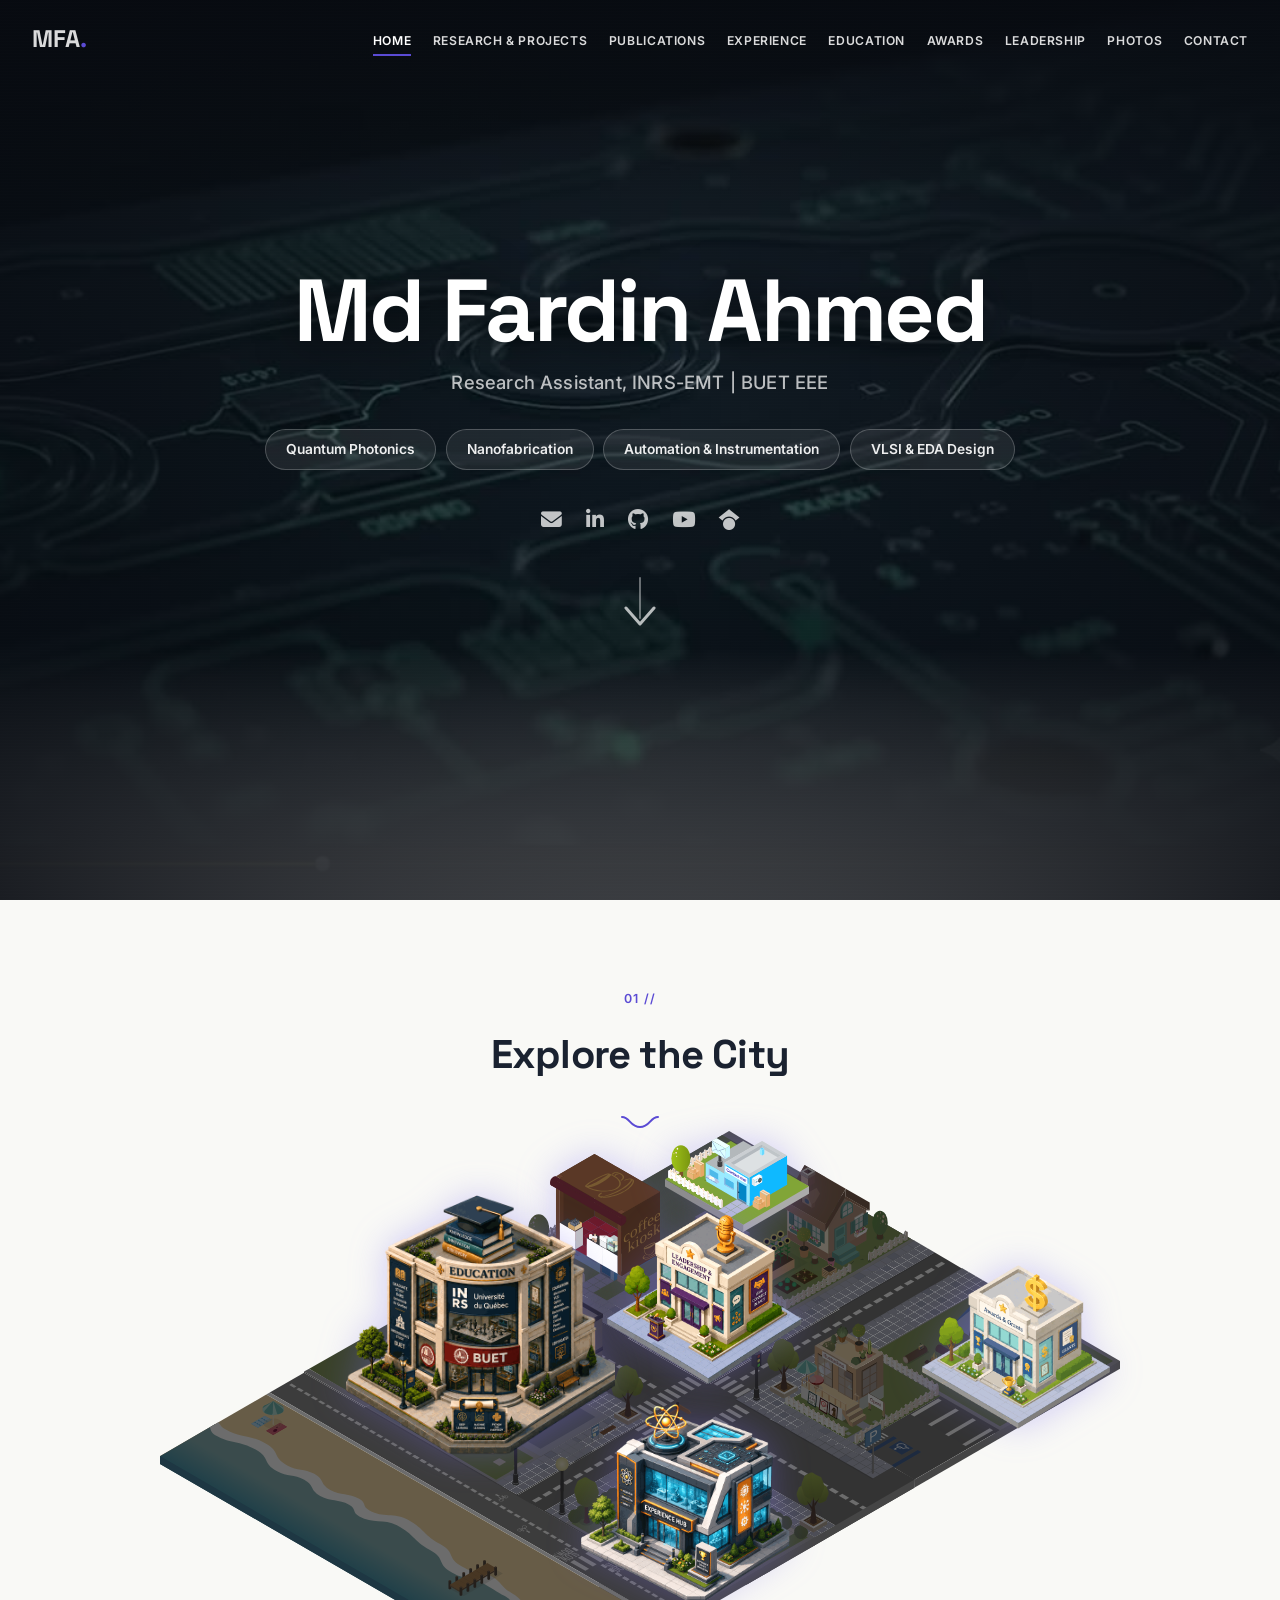
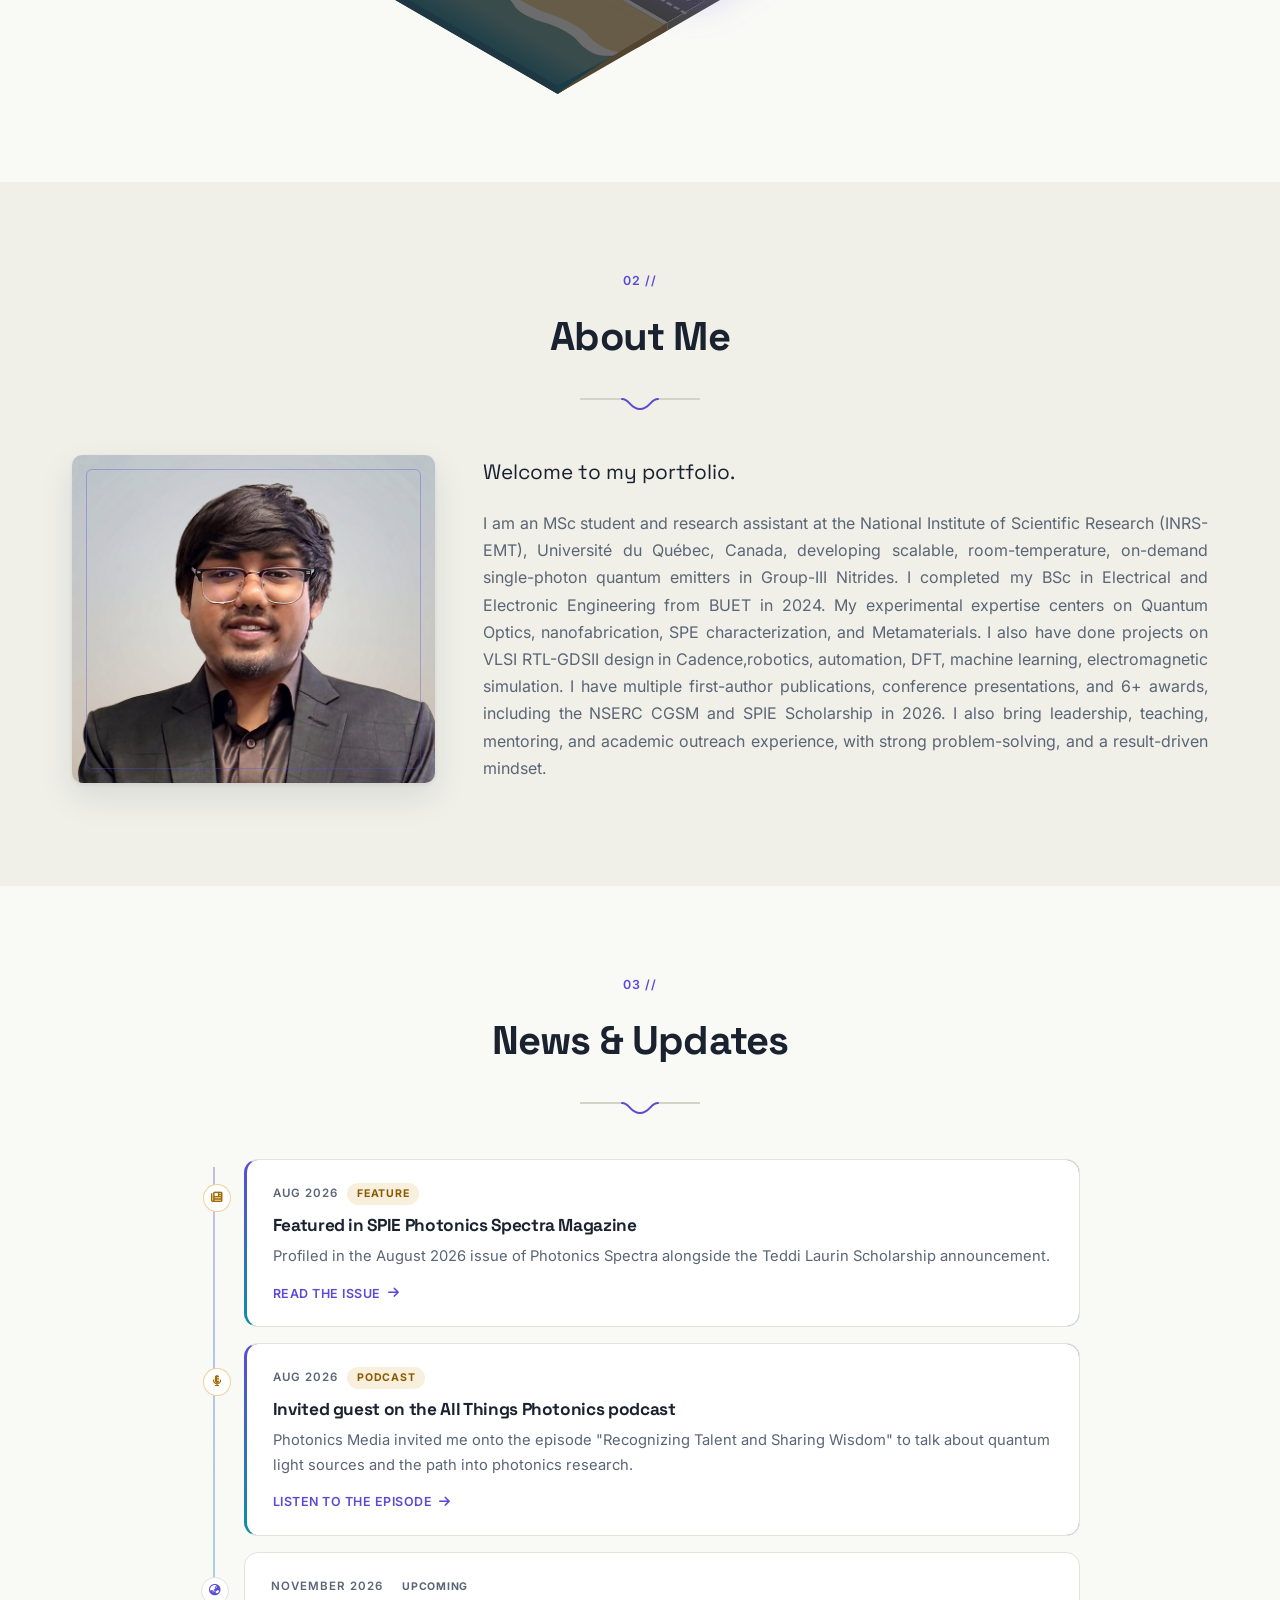
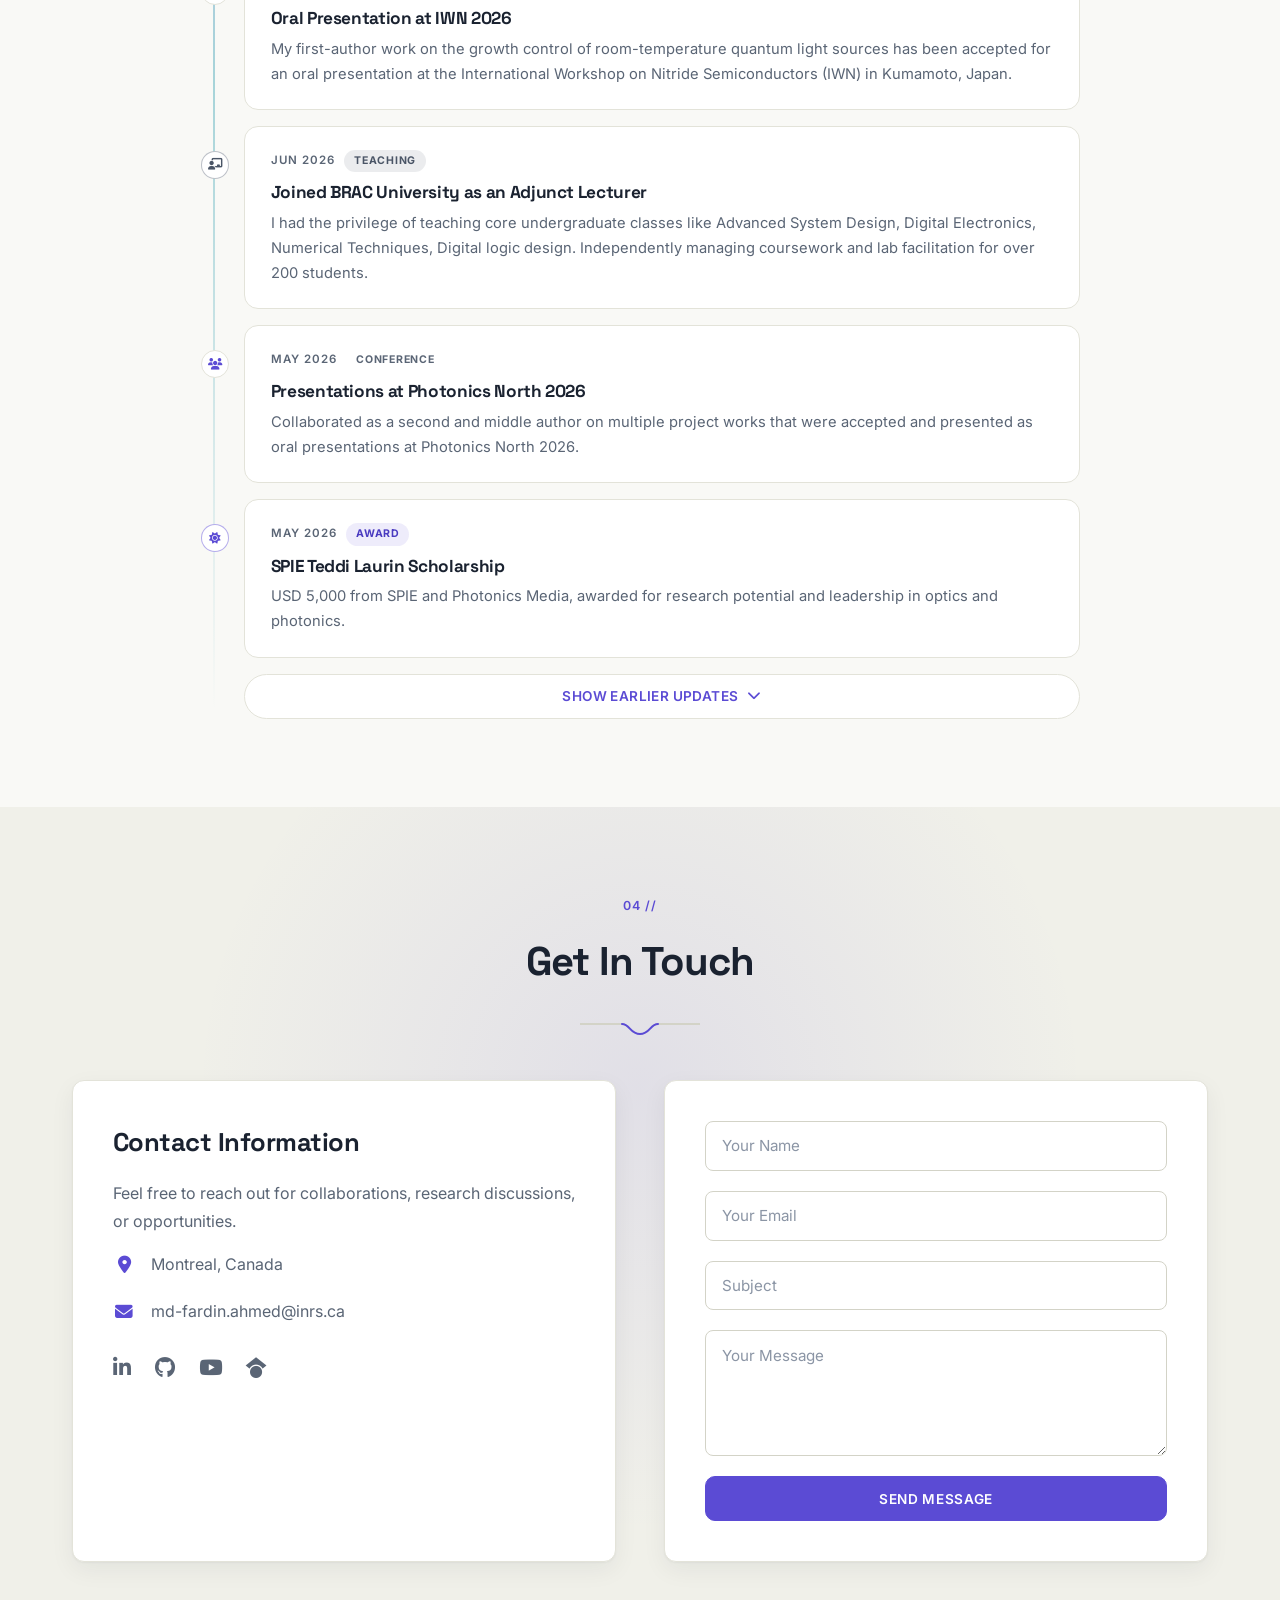
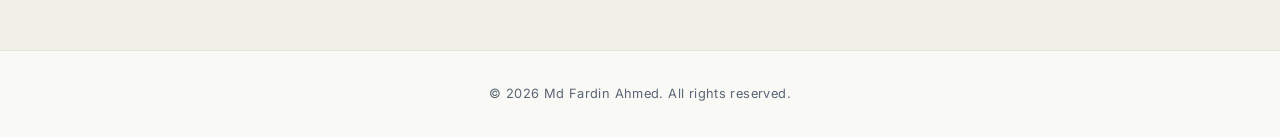
<file: index.html>
﻿<html lang="en"><head>
    <meta charset="UTF-8">
    <meta name="viewport" content="width=device-width, initial-scale=1.0">
    <title>Md Fardin Ahmed | Quantum Engineering Portfolio</title>
    <!-- Fonts -->
    <link rel="preconnect" href="https://fonts.googleapis.com">
    <link rel="preconnect" href="https://fonts.gstatic.com" crossorigin="">
    <link href="https://fonts.googleapis.com/css2?family=Space+Grotesk:wght@500;700&family=Inter:wght@400;500;600;700&display=swap" rel="stylesheet">
    <!-- FontAwesome for icons -->
    <link rel="stylesheet" href="fontawesome-subset.css?v=20260922">
    <!-- Custom CSS -->
    <link rel="stylesheet" href="style.css?v=20260920">
</head>
<body class="has-video-hero">
    <div id="scroll-progress" aria-hidden="true"></div>

    <!-- Navigation -->
    <nav id="navbar">
        <div class="nav-container">
            <a href="index.html" class="logo">MFA<span>.</span></a>
            <ul class="nav-links">
                <li><a href="index.html" class="active">Home</a></li>
                <li><a href="research.html">Research &amp; Projects</a></li>
                <li><a href="publications.html">Publications</a></li>
                <li><a href="experience.html">Experience</a></li>
                <li><a href="education.html">Education</a></li>
                <li><a href="awards.html">Awards</a></li>
                <li><a href="leadership.html">Leadership</a></li>
                <li><a href="photos.html">Photos</a></li>
                <li><a href="#contact">Contact</a></li>
            </ul>
            <div class="hamburger">
                <div class="line1"></div>
                <div class="line2"></div>
                <div class="line3"></div>
            </div>
        </div>
    </nav>

    <!-- Hero Section — cinematic video background -->
    <header id="home" class="hero">
        <video class="hero-video" autoplay muted loop playsinline preload="metadata"
               poster="video/hero-poster.jpg" width="1280" height="720" aria-hidden="true">
            <source src="video/Extreme_macro_cinematography_2.mp4?v=20260920" type="video/mp4">
        </video>
        <div class="hero-overlay"></div>
        <div class="hero-grain" aria-hidden="true"></div>
        <div class="hero-content">
            <h1 class="fade-in-up">Md Fardin Ahmed</h1>
            <h2 class="fade-in-up delay-1">Research Assistant, INRS-EMT | BUET EEE</h2>
            <!-- Core competencies -->
            <ul class="hero-skills fade-in-up delay-2">
                <li>Quantum Photonics</li>
                <li>Nanofabrication</li>
                <li>Automation &amp; Instrumentation</li>
                <li>VLSI &amp; EDA Design</li>
            </ul>
            <!-- <div class="hero-buttons fade-in-up delay-3">
                <a href="MdFardinAhmed_CV.pdf" class="btn primary-btn" download=""><i class="fas fa-download"></i> Download CV</a>
                <a href="#contact" class="btn secondary-btn">Contact Me</a>
            </div> -->
            <div class="social-icons fade-in-up delay-4">
                <a href="mailto:md-fardin.ahmed@inrs.ca" aria-label="Email"><i class="fas fa-envelope"></i></a>
                <a href="http://www.linkedin.com/in/fardin-ahmed-97baa018b" target="_blank" aria-label="LinkedIn"><i class="fab fa-linkedin-in"></i></a>
                <a href="https://github.com/fardin9191" target="_blank" aria-label="GitHub"><i class="fab fa-github"></i></a>
                <a href="https://www.youtube.com/@fardinahmed6730/featured" target="_blank" aria-label="YouTube"><i class="fab fa-youtube"></i></a>
                <a href="https://scholar.google.com/citations?hl=en&user=P4-YiHwAAAAJ&view_op=list_works" target="_blank" aria-label="Google Scholar"><i class="fa-brands fa-google-scholar"></i></a>
            </div>
            <a href="#explore-city" class="hero-scroll-indicator" aria-label="Scroll to next section">
                <svg viewBox="0 0 44 60" width="44" height="60" aria-hidden="true">
                    <path class="arrow-stem" d="M22 4 V44"></path>
                    <path class="arrow-head" d="M8 34 L22 50 L36 34"></path>
                </svg>
            </a>
        </div>
    </header>

    <!-- 01 · Explore the City -->
    <section id="explore-city" class="section">
        <div class="container">
            <div class="section-header reveal">
                <span class="section-num">01 //</span>
                <h2>Explore the City</h2>
                <svg class="g2-dip" viewBox="0 0 120 24" width="120" height="24" aria-hidden="true">
                    <!-- <path class="g2-line" d="M0,12 H42 M78,12 H120"></path> -->
                    <path class="g2-curve" d="M42,12 C50,12 50,22 60,22 C70,22 70,12 78,12"></path>
                </svg>
            </div>

            <div class="city-wrapper reveal">
              <div class="city-layer">
                <img src="images/city_assets/ceci-city.svg" alt="City background" class="city-background"
                     width="1585" height="928" decoding="async" fetchpriority="high">

                <a href="#contact" class="city-icon icon-contact">
                  <img src="images/city_assets/contact.svg" alt="Contact" decoding="async">
                  <span class="city-label">Contact</span>
                </a>

                <a href="education.html" class="city-icon icon-education">
                  <img src="images/Education/Ed_build.png" alt="Education" width="600" height="600" decoding="async">
                  <span class="city-label">Education</span>
                </a>

                <a href="leadership.html" class="city-icon icon-illustration">
                  <img src="images/Leadership/Leadership_building.png" alt="Leadership and Engagement" width="600" height="600" decoding="async">
                  <span class="city-label">Leadership &amp; Engagement</span>
                </a>

                <a href="research.html#Research and Projects" class="city-icon icon-research">
                  <img src="images/Projects/Proj_build.png" alt="Research and Projects" width="600" height="600" decoding="async">
                  <span class="city-label">Research &amp; Projects</span>
                </a>

                <a href="awards.html" class="city-icon icon-talks-workshops">
                  <img src="images/Award and Grant/Grant_building.png" alt="Awards and Grants" width="600" height="600" decoding="async">
                  <span class="city-label">Awards &amp; Grants</span>
                </a>

                <a href="experience.html" class="city-icon icon-blog">
                  <img src="images/Experience/Experience_building.png" alt="Professional Experience" width="600" height="600" decoding="async">
                  <span class="city-label">Professional Experience</span>
                </a>

                <a href="#contact" class="city-icon icon-coffee">
                  <img src="images/city_assets/coffee-kiosk.svg" alt="Book a Time to Chat!" decoding="async">
                  <span class="city-label">Get in Touch</span>
                </a>
              </div>
            </div>
        </div>
    </section>

    <!-- 02 · About Me -->
    <section id="about" class="section bg-light">
        <div class="container">
            <div class="section-header reveal">
                <span class="section-num">02 //</span>
                <h2>About Me</h2>
                <svg class="g2-dip" viewBox="0 0 120 24" width="120" height="24" aria-hidden="true">
                    <path class="g2-line" d="M0,12 H42 M78,12 H120"></path>
                    <path class="g2-curve" d="M42,12 C50,12 50,22 60,22 C70,22 70,12 78,12"></path>
                </svg>
            </div>
            <div class="about-content reveal">
                <div class="about-image">
                    <div class="about-image-wrapper">
                        <img src="images/Headshot_FardinAhmed_v2.jpg" alt="Md Fardin Ahmed" width="750" height="678" loading="lazy" decoding="async">
                        <div class="laser-frame"></div>
                    </div>
                </div>
                <div class="about-text">
                    <p class="about-intro">Welcome to my portfolio.</p>
                    <p style="text-align: justify;">I am an MSc student and research assistant at the National Institute of Scientific Research (INRS-EMT), Université du Québec, Canada, developing scalable, room-temperature, on-demand single-photon quantum emitters in Group-III Nitrides. I completed my BSc in Electrical and Electronic Engineering from BUET in 2024. My experimental expertise centers on Quantum Optics, nanofabrication, SPE characterization, and Metamaterials. I also have done projects on VLSI RTL-GDSII design in Cadence,robotics, automation, DFT, machine learning, electromagnetic simulation. I have multiple first-author publications, conference presentations, and 6+ awards, including the NSERC CGSM and SPIE Scholarship in 2026. I also bring leadership, teaching, mentoring, and academic outreach experience, with strong problem-solving, and a result-driven mindset. </div>
            </div>

            <!-- <div class="about-stats reveal mt-5">
                <div class="stat-item glass-card">
                    <div class="stat-glow"></div>
                    <h3>5+</h3>
                    <p>Publications</p>
                </div>
                <div class="stat-item glass-card">
                    <div class="stat-glow"></div>
                    <h3>4</h3>
                    <p>Years Research Exp.</p>
                </div>
               
                <div class="stat-item glass-card">
                    <div class="stat-glow"></div>
                    <h3>6+</h3>
                    <p>Awards & Honors</p>
                </div>
            </div> -->
        </div>
    </section>

    <!-- 03 · News and Updates -->
    <section id="news" class="section">
        <div class="container">
            <div class="section-header reveal">
                <span class="section-num">03 //</span>
                <h2>News &amp; Updates</h2>
                <svg class="g2-dip" viewBox="0 0 120 24" width="120" height="24" aria-hidden="true">
                    <path class="g2-line" d="M0,12 H42 M78,12 H120"></path>
                    <path class="g2-curve" d="M42,12 C50,12 50,22 60,22 C70,22 70,12 78,12"></path>
                </svg>
            </div>

            </div>
            <div class="news-rail reveal">
                
                
                
                <a class="news-card is-highlight" data-category="feature" href="https://www.photonicsspectra-digital.com/photonicsspectra/august_2026/MobilePagedReplica.action?pm=2&amp;folio=58#pg58" target="_blank" rel="noopener">
                    <span class="news-marker"><i class="fas fa-newspaper"></i></span>
                    <div class="news-body">
                        <div class="news-meta">
                            <span class="news-date">Aug 2026</span>
                            <span class="news-tag tag-feature">Feature</span>
                        </div>
                        <h3>Featured in SPIE Photonics Spectra Magazine</h3>
                        <p>Profiled in the August 2026 issue of Photonics Spectra alongside the Teddi Laurin Scholarship announcement.</p>
                        <span class="news-cta">Read the issue <i class="fas fa-arrow-right"></i></span>
                    </div>
                </a>

                <a class="news-card is-highlight" data-category="feature" href="https://youtu.be/BU3zCsMo3eg?si=876TDih25dfDms1J" target="_blank" rel="noopener">
                    <span class="news-marker"><i class="fas fa-microphone-lines"></i></span>
                    <div class="news-body">
                        <div class="news-meta">
                            <span class="news-date">Aug 2026</span>
                            <span class="news-tag tag-feature">Podcast</span>
                        </div>
                        <h3>Invited guest on the All Things Photonics podcast</h3>
                        <p>Photonics Media invited me onto the episode "Recognizing Talent and Sharing Wisdom" to talk about quantum light sources and the path into photonics research.</p>
                        <span class="news-cta">Listen to the episode <i class="fas fa-arrow-right"></i></span>
                    </div>
                </a>

                <div class="news-card" data-category="presentation">
    <span class="news-marker"><i class="fas fa-globe-asia"></i></span>
    <div class="news-body">
        <div class="news-meta">
            <span class="news-date">November 2026</span>
            <span class="news-tag tag-presentation">Upcoming</span>
        </div>
        <h3>Oral Presentation at IWN 2026</h3>
        <p>My first-author work on the growth control of room-temperature quantum light sources has been accepted for an oral presentation at the International Workshop on Nitride Semiconductors (IWN) in Kumamoto, Japan.</p>
    </div>
</div>

                <div class="news-card" data-category="career">
                    <span class="news-marker"><i class="fas fa-chalkboard-user"></i></span>
                    <div class="news-body">
                        <div class="news-meta">
                            <span class="news-date">Jun 2026</span>
                            <span class="news-tag tag-career">Teaching</span>
                        </div>
                        <h3>Joined BRAC University as an Adjunct Lecturer</h3>
                        <p>I had the privilege of teaching core undergraduate classes like Advanced System Design, Digital Electronics, Numerical Techniques, Digital logic design. Independently managing coursework and lab facilitation for over 200 students.</p>
                    </div>
                </div>

            <div class="news-card" data-category="presentation">
    <span class="news-marker"><i class="fas fa-users"></i></span>
    <div class="news-body">
        <div class="news-meta">
            <span class="news-date">May 2026</span>
            <span class="news-tag tag-presentation">Conference</span>
        </div>
        <h3>Presentations at Photonics North 2026</h3>
        <p>Collaborated as a second and middle author on multiple project works that were accepted and presented as oral presentations at Photonics North 2026.</p>
    </div>
</div>

                <div class="news-card" data-category="award">
                    <span class="news-marker"><i class="fas fa-sun"></i></span>
                    <div class="news-body">
                        <div class="news-meta">
                            <span class="news-date">May 2026</span>
                            <span class="news-tag tag-award">Award</span>
                        </div>
                        <h3>SPIE Teddi Laurin Scholarship</h3>
                        <p>USD 5,000 from SPIE and Photonics Media, awarded for research potential and leadership in optics and photonics.</p>
                    </div>
                </div>

                <div class="news-more" id="newsMore" hidden>

                <div class="news-card" data-category="award">
                    <span class="news-marker"><i class="fas fa-trophy"></i></span>
                    <div class="news-body">
                        <div class="news-meta">
                            <span class="news-date">Apr 2026</span>
                            <span class="news-tag tag-award">Award</span>
                        </div>
                        <h3>NSERC CGSM </h3>
                        <p>Received the NSERC Canada Graduate Scholarship (CAD 27,000) and the Best Presentation Award at the Master's thesis seminar.</p>
                    </div>
                </div>

                <div class="news-card" data-category="award">
                    <span class="news-marker"><i class="fas fa-trophy"></i></span>
                    <div class="news-body">
                        <div class="news-meta">
                            <span class="news-date">Apr 2026</span>
                            <span class="news-tag tag-award">Award</span>
                        </div>
                        <h3>Best Presentation Award</h3>
                        <p>Received the Best Presentation Award at the Master's thesis seminar at INRS.</p>
                    </div>
                </div>

                <div class="news-card" data-category="career">
                    <span class="news-marker"><i class="fas fa-wave-square"></i></span>
                    <div class="news-body">
                        <div class="news-meta">
                            <span class="news-date">Apr 2026</span>
                            <span class="news-tag tag-career">Industry</span>
                        </div>
                        <h3>Collaboration with Pi-sol Technologies</h3>
                        <p>Performed measurements on a set of organic samples for the Pi-sol team.</p>
                    </div>
                </div>

                <div class="news-card" data-category="career">
                    <span class="news-marker"><i class="fas fa-microchip"></i></span>
                    <div class="news-body">
                        <div class="news-meta">
                            <span class="news-date">Mar 2026</span>
                            <span class="news-tag tag-career">Industry</span>
                        </div>
                        <h3>Full custom IC layout training at Ulkasemi</h3>
                        <p>Completed layout and signoff training on TSMC 16 nm FinFET (N16FF+) technology.</p>
                    </div>
                </div>

                <div class="news-card" data-category="research">
                    <span class="news-marker"><i class="fas fa-atom"></i></span>
                    <div class="news-body">
                        <div class="news-meta">
                            <span class="news-date">Jan 2026</span>
                            <span class="news-tag tag-research">Conference</span>
                        </div>
                        <h3>Presented first author work at SPIE Photonics West</h3>
                        <p>Talk on the photophysics and room temperature quantum emission of epitaxial p-type GaN, San Francisco.</p>
                    </div>
                </div>

                <div class="news-card" data-category="award">
                    <span class="news-marker"><i class="fas fa-medal"></i></span>
                    <div class="news-body">
                        <div class="news-meta">
                            <span class="news-date">Jun 2025</span>
                            <span class="news-tag tag-award">Grant</span>
                        </div>
                        <h3>CMC Microsystems MNT MicroFAB Award</h3>
                        <p>CAD 5,000 to support the nanofabrication side of my thesis work.</p>
                    </div>
                </div>
<!-- RSC Advances Publication -->
<div class="news-card" data-category="publication">
    <span class="news-marker"><i class="fas fa-book-open"></i></span>
    <div class="news-body">
        <div class="news-meta">
            <span class="news-date">May 2025</span>
            <span class="news-tag tag-publication">Publication</span>
        </div>
        <h3>First-Author Paper Accepted in RSC Advances</h3>
        <p>My undergraduate first-author paper, "High sensitivity terahertz metamaterial sensor for trace pesticide detection", was published in <em>RSC Advances</em>.</p>
    </div>
</div>

<!-- Joined INRS-EMT & Setup Building -->
<div class="news-card" data-category="career">
    <span class="news-marker"><i class="fas fa-microscope"></i></span>
    <div class="news-body">
        <div class="news-meta">
            <span class="news-date">January 2025</span>
            <span class="news-tag tag-career">Career</span>
        </div>
        <h3>Joined INRS-EMT as Graduate Research Assistant</h3>
        <p>Started my graduate research focusing on room-temperature single-photon emitters. To support this work, I built, automated, and calibrated confocal microscopy, HBT interferometry, and spectrometry measurement setups entirely from scratch.</p>
    </div>
</div>
                <!-- <div class="news-card" data-category="research">
                    <span class="news-marker"><i class="fas fa-lightbulb"></i></span>
                    <div class="news-body">
                        <div class="news-meta">
                            <span class="news-date">2025</span>
                            <span class="news-tag tag-research">Result</span>
                        </div>
                        <h3>99.8% single-photon purity at room temperature</h3>
                        <p>Reached this on our GaN quantum optics platform at INRS-EMT after building out the confocal and HBT setups.</p>
                    </div>
                </div> -->
                </div>

                <button type="button" class="news-toggle" id="newsToggle" aria-expanded="false" aria-controls="newsMore">
                    <span class="news-toggle-label">Show earlier updates</span>
                    <i class="fas fa-chevron-down"></i>
                </button>
            </div>
        </div>
    </section>

    <!-- Contact Section -->
    <section id="contact" class="section text-white bg-dark">
        <div class="container">
            <div class="section-header reveal">
                <span class="section-num">04 //</span>
                <h2>Get In Touch</h2>
                <svg class="g2-dip" viewBox="0 0 120 24" width="120" height="24" aria-hidden="true">
                    <path class="g2-line" d="M0,12 H42 M78,12 H120"></path>
                    <path class="g2-curve" d="M42,12 C50,12 50,22 60,22 C70,22 70,12 78,12"></path>
                </svg>
            </div>

            <div class="contact-wrapper reveal">
                <div class="contact-info glass-card">
                    <h3>Contact Information</h3>
                    <p>Feel free to reach out for collaborations, research discussions, or opportunities.</p>

                    <div class="contact-item">
                        <i class="fas fa-map-marker-alt"></i>
                        <span>Montreal, Canada</span>
                    </div>
                    <div class="contact-item">
                        <i class="fas fa-envelope"></i>
                        <a href="mailto:md-fardin.ahmed@inrs.ca">md-fardin.ahmed@inrs.ca</a>
                    </div>

                    <div class="social-icons contact-social">
                        <a href="http://www.linkedin.com/in/fardin-ahmed-97baa018b" target="_blank" aria-label="LinkedIn"><i class="fab fa-linkedin-in"></i></a>
                        <a href="https://github.com/fardin9191" target="_blank" aria-label="GitHub"><i class="fab fa-github"></i></a>
                        <a href="https://www.youtube.com/@fardinahmed6730/featured" target="_blank" aria-label="YouTube"><i class="fab fa-youtube"></i></a>
                        <a href="https://scholar.google.com/citations?hl=en&user=P4-YiHwAAAAJ&view_op=list_works" target="_blank" aria-label="Google Scholar"><i class="fa-brands fa-google-scholar"></i></a>
                    </div>
                </div>

                <form class="contact-form glass-card" onsubmit="event.preventDefault(); alert('Thank you for reaching out! In a real environment, this form would send an email.');">
                    <div class="form-group">
                        <input type="text" placeholder="Your Name" required="">
                    </div>
                    <div class="form-group">
                        <input type="email" placeholder="Your Email" required="">
                    </div>
                    <div class="form-group">
                        <input type="text" placeholder="Subject" required="">
                    </div>
                    <div class="form-group">
                        <textarea rows="5" placeholder="Your Message" required=""></textarea>
                    </div>
                    <button type="submit" class="btn primary-btn btn-block">Send Message</button>
                </form>
            </div>
        </div>
    </section>

    <!-- Footer -->
    <footer>
        <div class="container">
            <p>© 2026 Md Fardin Ahmed. All rights reserved.</p>
        </div>
    </footer>

    <!-- Back to Top Button -->
    <a href="#" class="back-to-top"><i class="fas fa-chevron-up"></i></a>

    <!-- Custom JS -->
    <script src="script.js?v=20260917"></script>

<script>
(function () {
  // Activate only when URL contains ?cityEdit=1
  if (!window.location.search.includes("cityEdit=1")) return;

  const cityLayer = document.querySelector(".city-layer");
  const icons = document.querySelectorAll(".city-icon");

  if (!cityLayer || icons.length === 0) return;

  // Create floating control panel
  const panel = document.createElement("div");
  panel.style.position = "fixed";
  panel.style.right = "20px";
  panel.style.bottom = "20px";
  panel.style.width = "360px";
  panel.style.maxHeight = "45vh";
  panel.style.overflow = "auto";
  panel.style.background = "#111827";
  panel.style.color = "white";
  panel.style.padding = "14px";
  panel.style.borderRadius = "12px";
  panel.style.fontFamily = "monospace";
  panel.style.fontSize = "12px";
  panel.style.zIndex = "99999";
  panel.style.boxShadow = "0 10px 30px rgba(0,0,0,0.35)";
  document.body.appendChild(panel);

  let selectedIcon = null;

  function getIconClass(icon) {
    return [...icon.classList].find(cls => cls !== "city-icon");
  }

  function updatePanel() {
    let css = "";
    icons.forEach(icon => {
      const className = getIconClass(icon);
      css += `.${className} { width: ${parseFloat(icon.style.width).toFixed(2)}%; top: ${parseFloat(icon.style.top).toFixed(2)}%; left: ${parseFloat(icon.style.left).toFixed(2)}%; }\n`;
    });

    panel.innerHTML = `
      <strong>City Icon Position Editor</strong><br><br>
      Drag icons to reposition.<br>
      Click an icon, then use [ and ] to resize.<br><br>
      <button id="copyCityCSS" style="padding:6px 10px; cursor:pointer;">Copy CSS</button>
      <pre style="white-space:pre-wrap; margin-top:10px;">${css}</pre>
    `;

    document.getElementById("copyCityCSS").onclick = function () {
      navigator.clipboard.writeText(css);
      this.textContent = "Copied!";
    };
  }

  function initializeIconStyles(icon) {
    const computed = window.getComputedStyle(icon);

    if (!icon.style.left) icon.style.left = computed.left;
    if (!icon.style.top) icon.style.top = computed.top;
    if (!icon.style.width) icon.style.width = computed.width;

    const layerRect = cityLayer.getBoundingClientRect();

    const leftPx = parseFloat(computed.left);
    const topPx = parseFloat(computed.top);
    const widthPx = parseFloat(computed.width);

    icon.style.left = (leftPx / layerRect.width) * 100 + "%";
    icon.style.top = (topPx / layerRect.height) * 100 + "%";
    icon.style.width = (widthPx / layerRect.width) * 100 + "%";
  }

  icons.forEach(icon => {
    initializeIconStyles(icon);

    icon.style.outline = "2px solid red";
    icon.style.background = "rgba(255, 0, 0, 0.12)";
    icon.style.cursor = "move";
    icon.style.userSelect = "none";

    icon.addEventListener("click", function (event) {
      event.preventDefault();
      selectedIcon = icon;

      icons.forEach(i => i.style.outline = "2px solid red");
      icon.style.outline = "3px solid yellow";
    });

    icon.addEventListener("mousedown", function (event) {
      event.preventDefault();

      selectedIcon = icon;
      icons.forEach(i => i.style.outline = "2px solid red");
      icon.style.outline = "3px solid yellow";

      const layerRect = cityLayer.getBoundingClientRect();
      const iconRect = icon.getBoundingClientRect();

      const offsetX = event.clientX - iconRect.left;
      const offsetY = event.clientY - iconRect.top;

      function onMouseMove(moveEvent) {
        const leftPercent = ((moveEvent.clientX - layerRect.left - offsetX) / layerRect.width) * 100;
        const topPercent = ((moveEvent.clientY - layerRect.top - offsetY) / layerRect.height) * 100;

        icon.style.left = leftPercent.toFixed(2) + "%";
        icon.style.top = topPercent.toFixed(2) + "%";

        updatePanel();
      }

      function onMouseUp() {
        document.removeEventListener("mousemove", onMouseMove);
        document.removeEventListener("mouseup", onMouseUp);
      }

      document.addEventListener("mousemove", onMouseMove);
      document.addEventListener("mouseup", onMouseUp);
    });
  });

  document.addEventListener("keydown", function (event) {
    if (!selectedIcon) return;

    let width = parseFloat(selectedIcon.style.width);

    if (event.key === "[") {
      width -= 0.5;
    }

    if (event.key === "]") {
      width += 0.5;
    }

    width = Math.max(2, width);
    selectedIcon.style.width = width.toFixed(2) + "%";

    updatePanel();
  });

  updatePanel();
})();
</script>

</body></html>
</file>
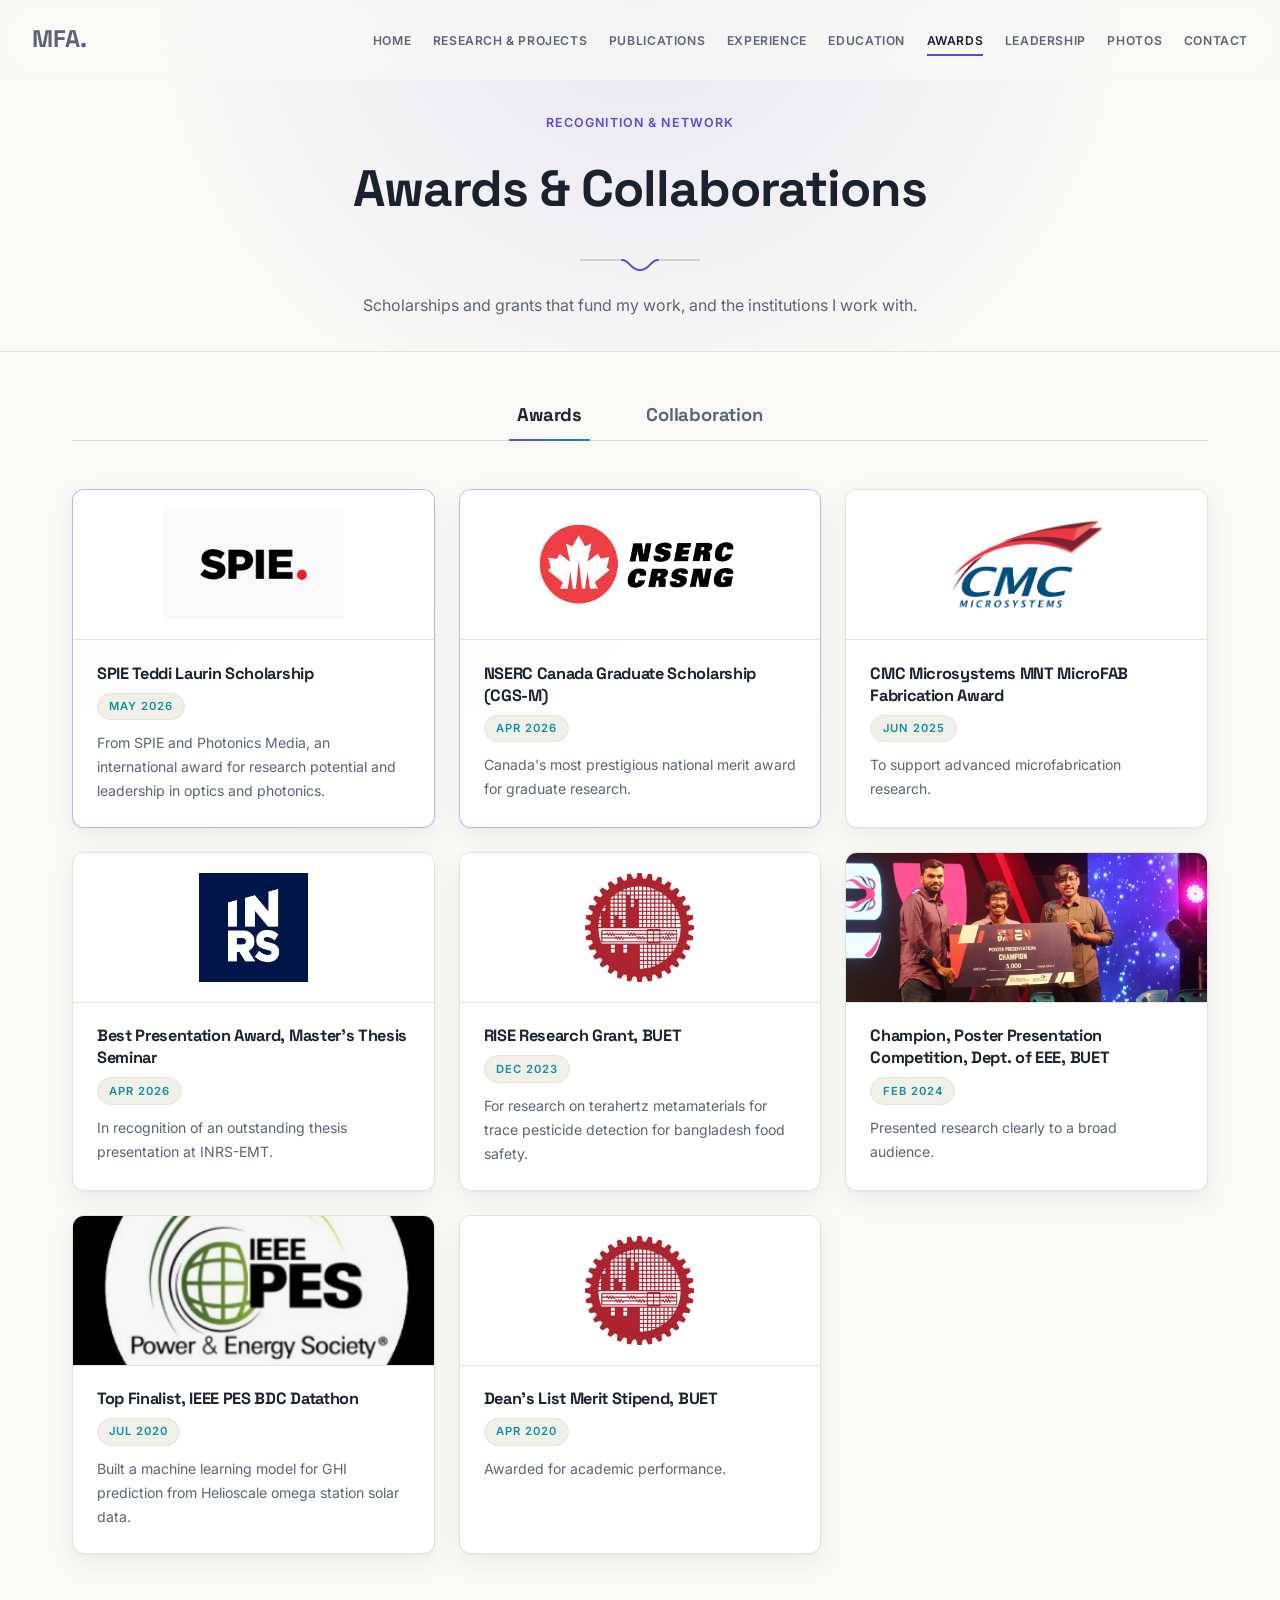
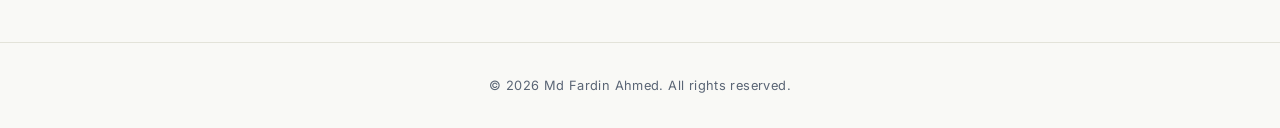
<file: awards.html>
<html lang="en"><head>
    <meta charset="UTF-8">
    <meta name="viewport" content="width=device-width, initial-scale=1.0">
    <title>Awards & Collaborations | Md Fardin Ahmed</title>
    <link rel="preconnect" href="https://fonts.googleapis.com">
    <link rel="preconnect" href="https://fonts.gstatic.com" crossorigin="">
    <link href="https://fonts.googleapis.com/css2?family=Space+Grotesk:wght@500;700&family=Inter:wght@400;500;600;700&display=swap" rel="stylesheet">
    <link rel="stylesheet" href="fontawesome-subset.css?v=20260922">
    <link rel="stylesheet" href="style.css?v=20260917">
</head>
<body>
    <div id="scroll-progress" aria-hidden="true"></div>

    <nav id="navbar" class="scrolled">
        <div class="nav-container">
            <a href="index.html" class="logo">MFA<span>.</span></a>
            <ul class="nav-links">
                <li><a href="index.html">Home</a></li>
                <li><a href="research.html">Research &amp; Projects</a></li>
                <li><a href="publications.html">Publications</a></li>
                <li><a href="experience.html">Experience</a></li>
                <li><a href="education.html">Education</a></li>
                <li><a href="awards.html" class="active">Awards</a></li>
                <li><a href="leadership.html">Leadership</a></li>
                <li><a href="photos.html">Photos</a></li>
                <li><a href="index.html#contact">Contact</a></li>
            </ul>
            <div class="hamburger">
                <div class="line1"></div>
                <div class="line2"></div>
                <div class="line3"></div>
            </div>
        </div>
    </nav>

    <header class="page-hero">
        <div class="container">
            <span class="section-num">RECOGNITION &amp; NETWORK</span>
            <h1>Awards &amp; Collaborations</h1>
            <svg class="g2-dip" viewBox="0 0 120 24" width="120" height="24" aria-hidden="true">
                <path class="g2-line" d="M0,12 H42 M78,12 H120"></path>
                <path class="g2-curve" d="M42,12 C50,12 50,22 60,22 C70,22 70,12 78,12"></path>
            </svg>
            <p class="page-sub">Scholarships and grants that fund my work, and the institutions I work with.</p>
        </div>
    </header>

    <main>
        <section id="awards-and-recognition" class="section">
            <div class="container">
                <div class="tabs-container tabs-wide reveal">
                    <div class="tabs-header">
                        <button class="tab-btn active" data-target="awards-tab">Awards</button>
                        <button class="tab-btn" data-target="collaboration-tab">Collaboration</button>
                        <span class="tab-indicator" aria-hidden="true"></span>
                    </div>

                    <div class="tabs-content">
                        <!-- Awards Tab -->
                        <div id="awards-tab" class="tab-pane active">
                <div class="awards-grid reveal">
                    <article class="award-tile glass-card award-featured">
                        <div class="award-media"><img src="photos/logo/spie.png" alt="SPIE logo" loading="lazy"></div>
                        <div class="award-tile-body">
                            <h4>SPIE Teddi Laurin Scholarship</h4>
                            <span class="award-date">May 2026</span>
                            <p>From SPIE and Photonics Media, an international award for research potential and leadership in optics and photonics.</p>
                        </div>
                    </article>
                    <article class="award-tile glass-card award-featured">
                        <div class="award-media"><img src="photos/logo/NSERC.png" alt="NSERC logo" loading="lazy"></div>
                        <div class="award-tile-body">
                            <h4>NSERC Canada Graduate Scholarship (CGS-M)</h4>
                            <span class="award-date">Apr 2026</span>
                            <p>Canada's most prestigious national merit award for graduate research.</p>
                        </div>
                    </article>
                    <article class="award-tile glass-card">
                        <div class="award-media"><img src="photos/logo/cmc.png" alt="CMC Microsystems logo" loading="lazy"></div>
                        <div class="award-tile-body">
                            <h4>CMC Microsystems MNT MicroFAB Fabrication Award</h4>
                            <span class="award-date">Jun 2025</span>
                            <p>To support advanced microfabrication research.</p>
                        </div>
                    </article>
                    <article class="award-tile glass-card">
                        <div class="award-media"><img src="photos/logo/INRS.jfif" alt="INRS logo" loading="lazy"></div>
                        <div class="award-tile-body">
                            <h4>Best Presentation Award, Master's Thesis Seminar</h4>
                            <span class="award-date">Apr 2026</span>
                            <p>In recognition of an outstanding thesis presentation at INRS-EMT.</p>
                        </div>
                    </article>
                    <article class="award-tile glass-card">
                        <div class="award-media"><img src="photos/logo/buet.jpg" alt="BUET logo" loading="lazy"></div>
                        <div class="award-tile-body">
                            <h4>RISE Research Grant, BUET</h4>
                            <span class="award-date">Dec 2023</span>
                            <p>For research on terahertz metamaterials for trace pesticide detection for bangladesh food safety.</p>
                        </div>
                    </article>
                    <article class="award-tile glass-card">
                        <div class="award-media photo"><img src="photos/ECA/EDS1.jpg" alt="Poster presentation at BUET" loading="lazy"></div>
                        <div class="award-tile-body">
                            <h4>Champion, Poster Presentation Competition, Dept. of EEE, BUET</h4>
                            <span class="award-date">Feb 2024</span>
                            <p>Presented research clearly to a broad audience.</p>
                        </div>
                    </article>
                    <article class="award-tile glass-card">
                        <div class="award-media photo"><img src="photos/Project/GHI.png" alt="GHI forecasting model" loading="lazy"></div>
                        <div class="award-tile-body">
                            <h4>Top Finalist, IEEE PES BDC Datathon</h4>
                            <span class="award-date">Jul 2020</span>
                            <p>Built a machine learning model for GHI prediction from Helioscale omega station solar data.</p>
                        </div>
                    </article>
                    <article class="award-tile glass-card">
                        <div class="award-media"><img src="photos/logo/buet.jpg" alt="BUET logo" loading="lazy"></div>
                        <div class="award-tile-body">
                            <h4>Dean's List Merit Stipend, BUET</h4>
                            <span class="award-date">Apr 2020</span>
                            <p>Awarded for academic performance.</p>
                        </div>
                    </article>
                </div>
                        </div>

                        <!-- Collaboration Tab -->
                        <div id="collaboration-tab" class="tab-pane">
                <div class="logo-strip reveal">
                    <div class="logo-tile" title="BUET"><img src="photos/logo/buet.jpg" alt="BUET logo" loading="lazy"></div>
                    <div class="logo-tile" title="INRS"><img src="photos/logo/INRS.jfif" alt="INRS logo" loading="lazy"></div>
                    <div class="logo-tile" title="McGill University"><img src="photos/logo/mcgill.svg" alt="McGill University logo" loading="lazy"></div>
                    <div class="logo-tile" title="NSERC"><img src="photos/logo/NSERC.png" alt="NSERC logo" loading="lazy"></div>
                    <div class="logo-tile" title="SPIE"><img src="photos/logo/spie.png" alt="SPIE logo" loading="lazy"></div>
                    <div class="logo-tile" title="CMC Microsystems"><img src="photos/logo/cmc.png" alt="CMC Microsystems logo" loading="lazy"></div>
                </div>

                <div class="collab-cards reveal">
                    <div class="collab-card glass-card">
                        <h3>University of Technology Sydney (UTS), Australia</h3>
                        <p class="collab-with">With Prof. Igor Aharonovich</p>
                        <p>We study GaN single photon emitters, focusing on how growth conditions shape emission behaviour, on defect identification, and on quantum device applications.</p>
                    </div>
                    <div class="collab-card glass-card">
                        <h3>Okayama University, Japan</h3>
                        <p class="collab-with">With Prof. Masazumi Fujiwara</p>
                        <p>We work on GaN based quantum biosensing, including quantum defect characterization and ODMR measurements for future sensing applications.</p>
                    </div>
                </div>
                        </div>
                    </div>
                </div>
            </div>
        </section>
    </main>

    <footer>
        <div class="container">
            <p>© 2026 Md Fardin Ahmed. All rights reserved.</p>
        </div>
    </footer>

    <a href="#" class="back-to-top"><i class="fas fa-chevron-up"></i></a>
    <script src="script.js?v=20260917"></script>
</body></html>
</file>
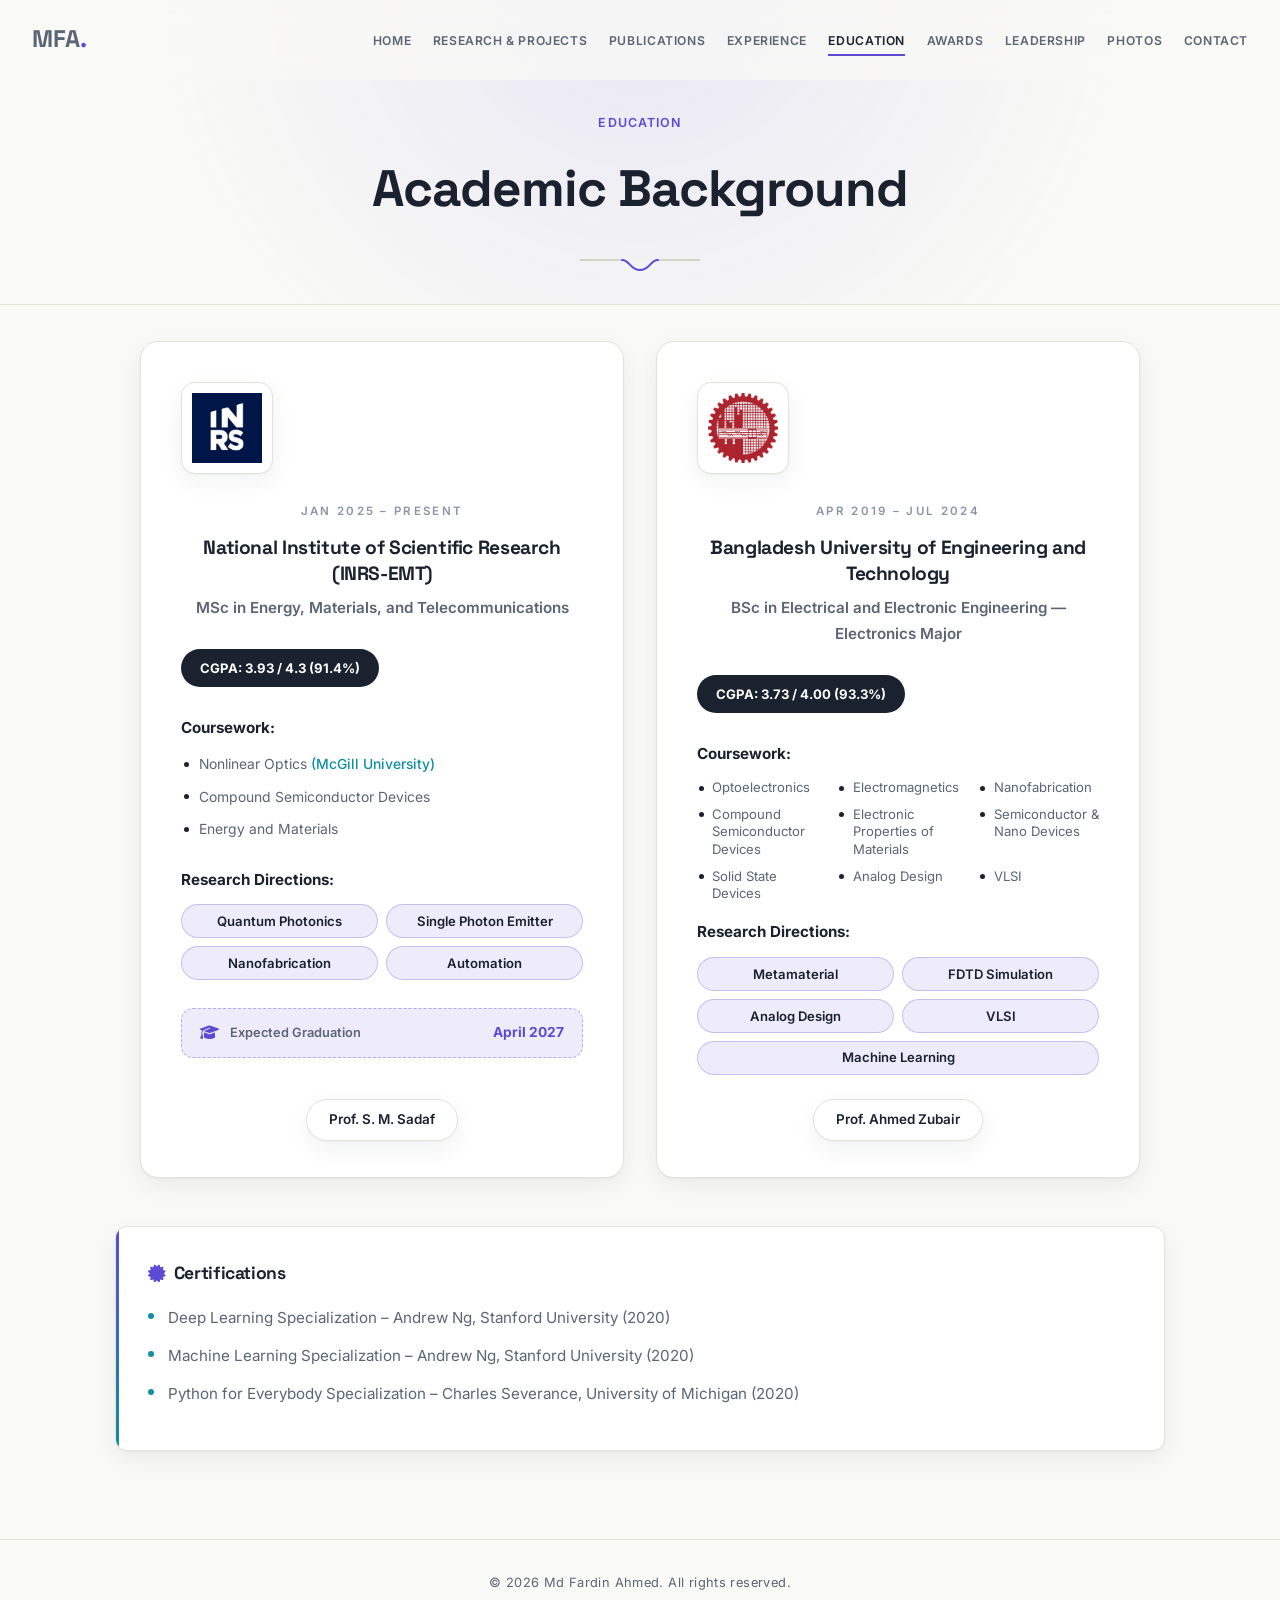
<file: education.html>
<html lang="en"><head>
    <meta charset="UTF-8">
    <meta name="viewport" content="width=device-width, initial-scale=1.0">
    <title>Education | Md Fardin Ahmed</title>
    <link rel="preconnect" href="https://fonts.googleapis.com">
    <link rel="preconnect" href="https://fonts.gstatic.com" crossorigin="">
    <link href="https://fonts.googleapis.com/css2?family=Space+Grotesk:wght@500;700&family=Inter:wght@400;500;600;700&display=swap" rel="stylesheet">
    <link rel="stylesheet" href="fontawesome-subset.css?v=20260922">
    <link rel="stylesheet" href="style.css?v=20260917">
</head>
<body>
    <div id="scroll-progress" aria-hidden="true"></div>

    <nav id="navbar" class="scrolled">
        <div class="nav-container">
            <a href="index.html" class="logo">MFA<span>.</span></a>
            <ul class="nav-links">
                <li><a href="index.html">Home</a></li>
                <li><a href="research.html">Research &amp; Projects</a></li>
                <li><a href="publications.html">Publications</a></li>
                <li><a href="experience.html">Experience</a></li>
                <li><a href="education.html" class="active">Education</a></li>
                <li><a href="awards.html">Awards</a></li>
                <li><a href="leadership.html">Leadership</a></li>
                <li><a href="photos.html">Photos</a></li>
                <li><a href="index.html#contact">Contact</a></li>
            </ul>
            <div class="hamburger">
                <div class="line1"></div>
                <div class="line2"></div>
                <div class="line3"></div>
            </div>
        </div>
    </nav>

    <header class="page-hero">
        <div class="container">
            <span class="section-num">EDUCATION</span>
            <h1>Academic Background</h1>
            <svg class="g2-dip" viewBox="0 0 120 24" width="120" height="24" aria-hidden="true">
                <path class="g2-line" d="M0,12 H42 M78,12 H120"></path>
                <path class="g2-curve" d="M42,12 C50,12 50,22 60,22 C70,22 70,12 78,12"></path>
            </svg>
        </div>
    </header>

    <main>
        <section id="education" class="section">
            <div class="container">
                <div class="edu-grid reveal">
                    <!-- INRS card -->
                    <div class="edu-box glass-card">
                        <div class="edu-logo"><img src="photos/logo/INRS.jfif" alt="INRS logo"></div>
                        <p class="edu-date">Jan 2025 – Present</p>
                        <h3>National Institute of Scientific Research (INRS-EMT)</h3>
                        <p class="edu-degree">MSc in Energy, Materials, and Telecommunications</p>
                        <span class="edu-result">CGPA: 3.93 / 4.3 (91.4%)</span>
                        <p class="edu-course-label">Coursework:</p>
                        <ul class="edu-course-list">
                            <li>Nonlinear Optics <em>(McGill University)</em></li>
                            <li>Compound Semiconductor Devices</li>
                            <li>Energy and Materials</li>
                        </ul>
                        <p class="edu-course-label">Research Directions:</p>
                        <ul class="edu-course-list edu-research-list">
                            <li>Quantum Photonics</li>
                            <li>Single Photon Emitter</li>
                            <li>Nanofabrication</li>
                            <li>Automation</li>
                        </ul>
                        
                        <div class="edu-expected">
                            <i class="fas fa-graduation-cap"></i>
                            <span class="edu-expected-label">Expected Graduation</span>
                            <span class="edu-expected-date">April 2027</span>
                        </div>

                        <span class="edu-prof">Prof. S. M. Sadaf</span>
                    </div>

                    <!-- BUET card -->
                    <div class="edu-box glass-card">
                        <div class="edu-logo"><img src="photos/logo/buet.jpg" alt="BUET logo"></div>
                        <p class="edu-date">Apr 2019 – Jul 2024</p>
                        <h3>Bangladesh University of Engineering and Technology</h3>
                        <p class="edu-degree">BSc in Electrical and Electronic Engineering — Electronics Major</p>
                        <span class="edu-result">CGPA: 3.73 / 4.00 (93.3%)</span>
                        <p class="edu-course-label">Coursework:</p>
                        <ul class="edu-course-list three-col">
                            <li>Optoelectronics</li>
                            <li>Electromagnetics</li>
                            <li>Nanofabrication</li>
                            <li>Compound Semiconductor Devices</li>
                            <li>Electronic Properties of Materials</li>
                            
                            <li>Semiconductor &amp; Nano Devices</li>
                            <li>Solid State Devices</li>
                            
                            <li>Analog Design</li>
                            <li>VLSI</li>
                            
                        </ul>
                        <p class="edu-course-label">Research Directions:</p>
                        <ul class="edu-course-list edu-research-list">
                            <li>Metamaterial</li>
                            <li>FDTD Simulation</li>
                            <li>Analog Design</li>
                            <li>VLSI</li>
                            <li>Machine Learning</li>
                        </ul>
                        <span class="edu-prof">Prof. Ahmed Zubair</span>
                    </div>
                </div>

                <div class="certifications glass-card reveal mt-5">
                    <div class="motto-accent"></div>
                    <h3><i class="fas fa-certificate"></i> Certifications</h3>
                    <ul class="cert-list">
                        <li><span class="cert-bullet"></span> Deep Learning Specialization – Andrew Ng, Stanford University (2020)</li>
                        <li><span class="cert-bullet"></span> Machine Learning Specialization – Andrew Ng, Stanford University (2020)</li>
                        <li><span class="cert-bullet"></span> Python for Everybody Specialization – Charles Severance, University of Michigan (2020)</li>
                    </ul>
                </div>
            </div>
        </section>
    </main>

    <footer>
        <div class="container">
            <p>© 2026 Md Fardin Ahmed. All rights reserved.</p>
        </div>
    </footer>

    <a href="#" class="back-to-top"><i class="fas fa-chevron-up"></i></a>
    <script src="script.js?v=20260917"></script>
</body></html>
</file>
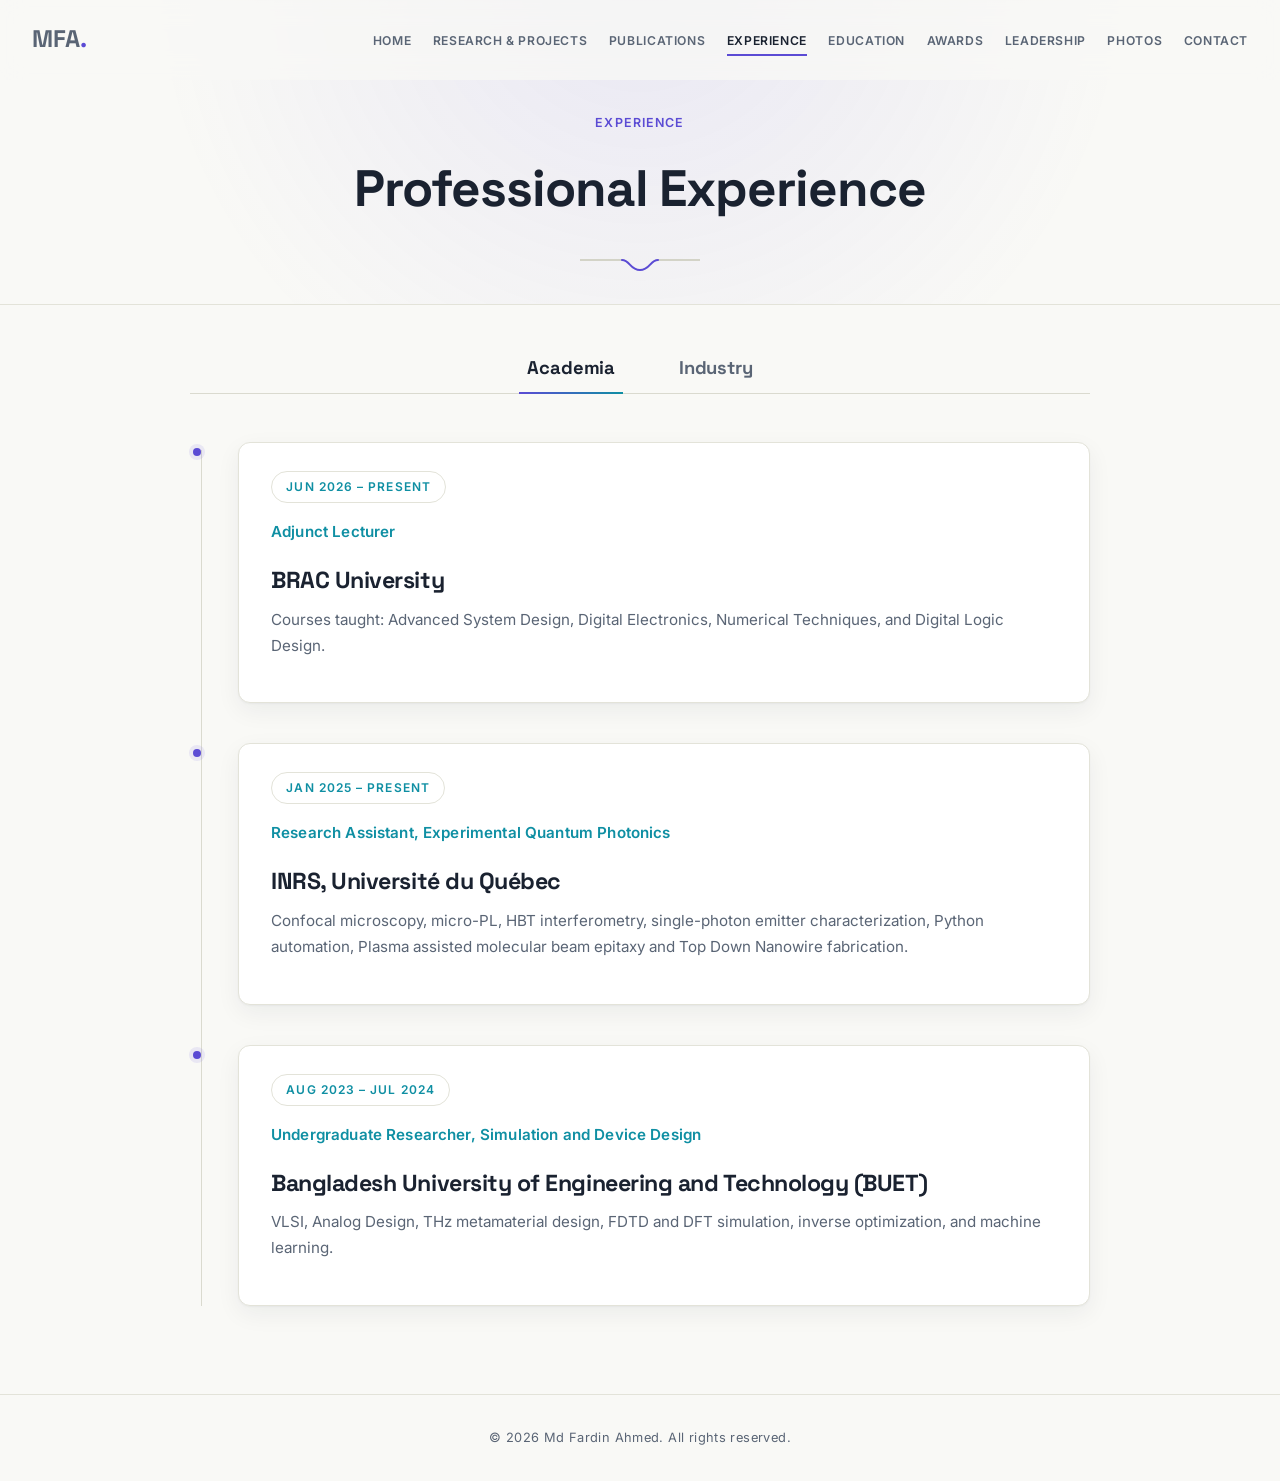
<file: experience.html>
<html lang="en"><head>
    <meta charset="UTF-8">
    <meta name="viewport" content="width=device-width, initial-scale=1.0">
    <title>Experience | Md Fardin Ahmed</title>
    <link rel="preconnect" href="https://fonts.googleapis.com">
    <link rel="preconnect" href="https://fonts.gstatic.com" crossorigin="">
    <link href="https://fonts.googleapis.com/css2?family=Space+Grotesk:wght@500;700&family=Inter:wght@400;500;600;700&display=swap" rel="stylesheet">
    <link rel="stylesheet" href="fontawesome-subset.css?v=20260922">
    <link rel="stylesheet" href="style.css?v=20260917">
</head>
<body>
    <div id="scroll-progress" aria-hidden="true"></div>

    <nav id="navbar" class="scrolled">
        <div class="nav-container">
            <a href="index.html" class="logo">MFA<span>.</span></a>
            <ul class="nav-links">
                <li><a href="index.html">Home</a></li>
                <li><a href="research.html">Research &amp; Projects</a></li>
                <li><a href="publications.html">Publications</a></li>
                <li><a href="experience.html" class="active">Experience</a></li>
                <li><a href="education.html">Education</a></li>
                <li><a href="awards.html">Awards</a></li>
                <li><a href="leadership.html">Leadership</a></li>
                <li><a href="photos.html">Photos</a></li>
                <li><a href="index.html#contact">Contact</a></li>
            </ul>
            <div class="hamburger">
                <div class="line1"></div>
                <div class="line2"></div>
                <div class="line3"></div>
            </div>
        </div>
    </nav>

    <header class="page-hero">
        <div class="container">
            <span class="section-num">EXPERIENCE</span>
            <h1>Professional Experience</h1>
            <svg class="g2-dip" viewBox="0 0 120 24" width="120" height="24" aria-hidden="true">
                <path class="g2-line" d="M0,12 H42 M78,12 H120"></path>
                <path class="g2-curve" d="M42,12 C50,12 50,22 60,22 C70,22 70,12 78,12"></path>
            </svg>
        </div>
    </header>

    <main>
        <section id="professional-experience" class="section">
            <div class="container">
                <div class="tabs-container reveal">
                    <div class="tabs-header">
                        <button class="tab-btn active" data-target="academic-tab">Academia</button>
                        <button class="tab-btn" data-target="industry-tab">Industry</button>
                        <span class="tab-indicator" aria-hidden="true"></span>
                    </div>

                    <div class="tabs-content">
                        <!-- Academic Tab -->
                        <div id="academic-tab" class="tab-pane active">
                            <div class="timeline">
                                <div class="timeline-item">
                                    <div class="timeline-dot"></div>
                                    <div class="timeline-content glass-card">
                                        <span class="timeline-date">Jun 2026 – Present</span>
                                        <h4>Adjunct Lecturer</h4>
                                        <h3>BRAC University</h3>
                                        <p>Courses taught: Advanced System Design, Digital Electronics, Numerical Techniques, and Digital Logic Design.</p>
                                    </div>
                                </div>
                                <div class="timeline-item">
                                    <div class="timeline-dot"></div>
                                    <div class="timeline-content glass-card">
                                        <span class="timeline-date">Jan 2025 – Present</span>
                                        <h4>Research Assistant, Experimental Quantum Photonics</h4>
                                        <h3>INRS, Université du Québec</h5>
                                        <p>Confocal microscopy, micro-PL, HBT interferometry, single-photon emitter characterization, Python automation, Plasma assisted molecular beam epitaxy and Top Down Nanowire fabrication.</p>
                                    </div>
                                </div>
                                <div class="timeline-item">
                                    <div class="timeline-dot"></div>
                                    <div class="timeline-content glass-card">
                                        <span class="timeline-date">Aug 2023 – Jul 2024</span>
                                        <h4>Undergraduate Researcher, Simulation and Device Design</h4>
                                        <h3>Bangladesh University of Engineering and Technology (BUET)</h5>
                                        <p>VLSI, Analog Design, THz metamaterial design, FDTD and DFT simulation, inverse optimization, and machine learning.</p>
                                    </div>
                                </div>
                            </div>
                        </div>

                        <!-- Industry Tab -->
                        <div id="industry-tab" class="tab-pane">
                            <div class="timeline">
                                <div class="timeline-item">
                                    <div class="timeline-dot"></div>
                                    <div class="timeline-content glass-card">
                                        <span class="timeline-date">April, 2026</span>
                                        <h4>Optical Characterization</h4>
                                        <h3>Pi-sol Technologies</h5>
                                        <p>Time-resolved photoluminescence and carrier lifetime analysis of organic samples.</p>
                                    </div>
                                </div>
                                <div class="timeline-item">
                                    <div class="timeline-dot"></div>
                                    <div class="timeline-content glass-card">
                                        <span class="timeline-date">March, 2026</span>
                                        <h4>IC Layout Design Training</h4>
                                        <h3>Ulkasemi, Canada</h5>
                                        <p>Full custom IC layout in Cadence Layout XL on TSMC 16 nm FinFET, with DRC and LVS signoff.</p>
                                    </div>
                                </div>
                                <div class="timeline-item">
                                    <div class="timeline-dot"></div>
                                    <div class="timeline-content glass-card">
                                        <span class="timeline-date">November, 2023</span>
                                        <h4>Industrial Attachment</h4>
                                        <h3>QUEST Global, Bangladesh</h5>
                                        <p>VLSI design flow in Cadence and Synopsys: RTL, synthesis, physical design, and DFT.</p>
                                    </div>
                                </div>
                            </div>
                        </div>
                    </div>
                </div>
            </div>
        </section>
    </main>

    <footer>
        <div class="container">
            <p>© 2026 Md Fardin Ahmed. All rights reserved.</p>
        </div>
    </footer>

    <a href="#" class="back-to-top"><i class="fas fa-chevron-up"></i></a>
    <script src="script.js?v=20260917"></script>
</body></html>
</file>
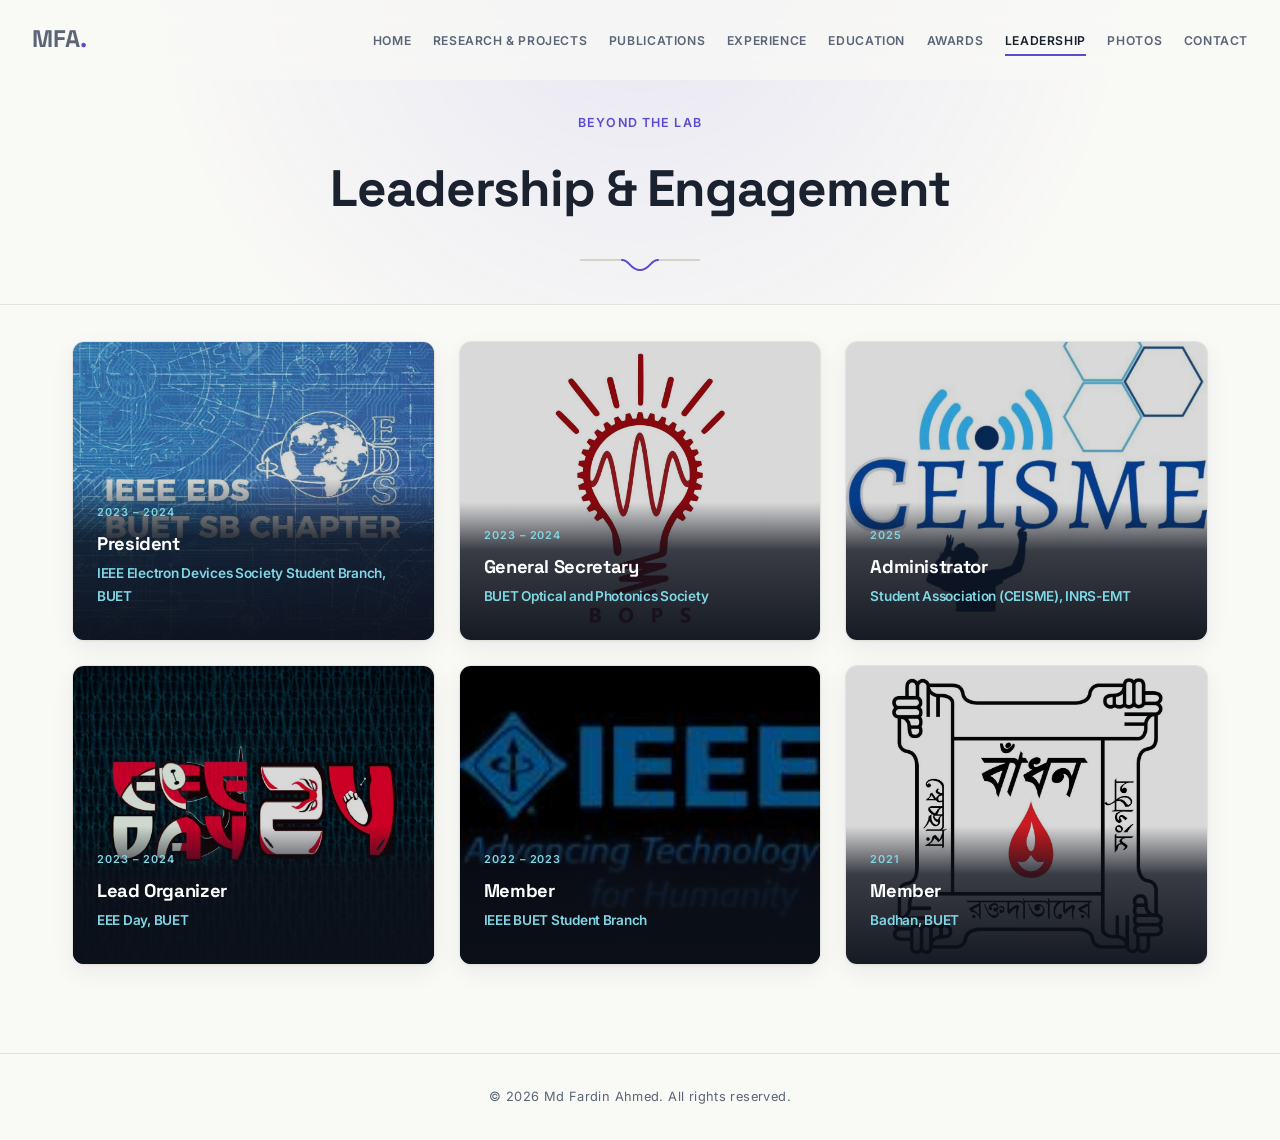
<file: leadership.html>
<html lang="en"><head>
    <meta charset="UTF-8">
    <meta name="viewport" content="width=device-width, initial-scale=1.0">
    <title>Leadership & ECA | Md Fardin Ahmed</title>
    <link rel="preconnect" href="https://fonts.googleapis.com">
    <link rel="preconnect" href="https://fonts.gstatic.com" crossorigin="">
    <link href="https://fonts.googleapis.com/css2?family=Space+Grotesk:wght@500;700&family=Inter:wght@400;500;600;700&display=swap" rel="stylesheet">
    <link rel="stylesheet" href="fontawesome-subset.css?v=20260922">
    <link rel="stylesheet" href="style.css?v=20260917">
</head>
<body>
    <div id="scroll-progress" aria-hidden="true"></div>

    <nav id="navbar" class="scrolled">
        <div class="nav-container">
            <a href="index.html" class="logo">MFA<span>.</span></a>
            <ul class="nav-links">
                <li><a href="index.html">Home</a></li>
                <li><a href="research.html">Research &amp; Projects</a></li>
                <li><a href="publications.html">Publications</a></li>
                <li><a href="experience.html">Experience</a></li>
                <li><a href="education.html">Education</a></li>
                <li><a href="awards.html">Awards</a></li>
                <li><a href="leadership.html" class="active">Leadership</a></li>
                <li><a href="photos.html">Photos</a></li>
                <li><a href="index.html#contact">Contact</a></li>
            </ul>
            <div class="hamburger">
                <div class="line1"></div>
                <div class="line2"></div>
                <div class="line3"></div>
            </div>
        </div>
    </nav>

    <header class="page-hero">
        <div class="container">
            <span class="section-num">BEYOND THE LAB</span>
            <h1>Leadership &amp; Engagement</h1>
            <svg class="g2-dip" viewBox="0 0 120 24" width="120" height="24" aria-hidden="true">
                <path class="g2-line" d="M0,12 H42 M78,12 H120"></path>
                <path class="g2-curve" d="M42,12 C50,12 50,22 60,22 C70,22 70,12 78,12"></path>
            </svg>
        </div>
    </header>

    <main>
        <section id="leadership-and-professional-engagement" class="section">
            <div class="container">
                <div class="leadership-grid reveal">
                    <article class="lead-card glass-card">
                        <div class="lead-media">
                            <img src="photos/Leadership/IEEE EDS BUET student branch.jpeg" alt="IEEE Electron Devices Society Student Branch at BUET" loading="lazy">
                        </div>
                        <div class="lead-overlay">
                            <span class="lead-date">2023 – 2024</span>
                            <h4>President</h4>
                            <h5>IEEE Electron Devices Society Student Branch, BUET</h5>
                            <p>Ran seminars, invited talks, competitions, and 3MT programs, and secured IEEE funding that expanded student engagement across the branch.</p>
                        </div>
                    </article>
                    <article class="lead-card glass-card">
                        <div class="lead-media">
                            <img src="photos/Leadership/bops.jpeg" alt="BUET Optical and Photonics Society" loading="lazy">
                        </div>
                        <div class="lead-overlay">
                            <span class="lead-date">2023 – 2024</span>
                            <h4>General Secretary</h4>
                            <h5>BUET Optical and Photonics Society</h5>
                            <p>Organized Lumerical and MEEP workshops and academic events that gave students early research exposure.</p>
                        </div>
                    </article>
                    <article class="lead-card glass-card">
                        <div class="lead-media">
                            <img src="photos/Leadership/CEISME.jpeg" alt="CEISME student association at INRS-EMT" loading="lazy">
                        </div>
                        <div class="lead-overlay">
                            <span class="lead-date">2025</span>
                            <h4>Administrator</h4>
                            <h5>Student Association (CEISME), INRS-EMT</h5>
                            <p>Led student welfare initiatives and campus events within the graduate research environment.</p>
                        </div>
                    </article>
                    <article class="lead-card glass-card">
                        <div class="lead-media">
                            <img src="photos/Leadership/EEE day.jpeg" alt="EEE Day at BUET" loading="lazy">
                        </div>
                        <div class="lead-overlay">
                            <span class="lead-date">2023 – 2024</span>
                            <h4>Lead Organizer</h4>
                            <h5>EEE Day, BUET</h5>
                            <p>Organized the technical, academic, and cultural program for EEE Day in 2023 and 2024.</p>
                        </div>
                    </article>
                    <article class="lead-card glass-card">
                        <div class="lead-media">
                            <img src="photos/Leadership/IEEE Student Branch Buet.jpeg" alt="IEEE BUET Student Branch" loading="lazy">
                        </div>
                        <div class="lead-overlay">
                            <span class="lead-date">2022 – 2023</span>
                            <h4>Member</h4>
                            <h5>IEEE BUET Student Branch</h5>
                            <p>Took part in branch activities, technical events, and volunteer work.</p>
                        </div>
                    </article>
                    <article class="lead-card glass-card">
                        <div class="lead-media">
                            <img src="photos/Leadership/badhan.jpeg" alt="Badhan blood donation volunteering at BUET" loading="lazy">
                        </div>
                        <div class="lead-overlay">
                            <span class="lead-date">2021</span>
                            <h4>Member</h4>
                            <h5>Badhan, BUET</h5>
                            <p>Coordinated emergency blood donation logistics and community volunteer service.</p>
                        </div>
                    </article>
                </div>
            </div>
        </section>
    </main>

    <footer>
        <div class="container">
            <p>© 2026 Md Fardin Ahmed. All rights reserved.</p>
        </div>
    </footer>

    <a href="#" class="back-to-top"><i class="fas fa-chevron-up"></i></a>
    <script src="script.js?v=20260917"></script>
</body></html>
</file>
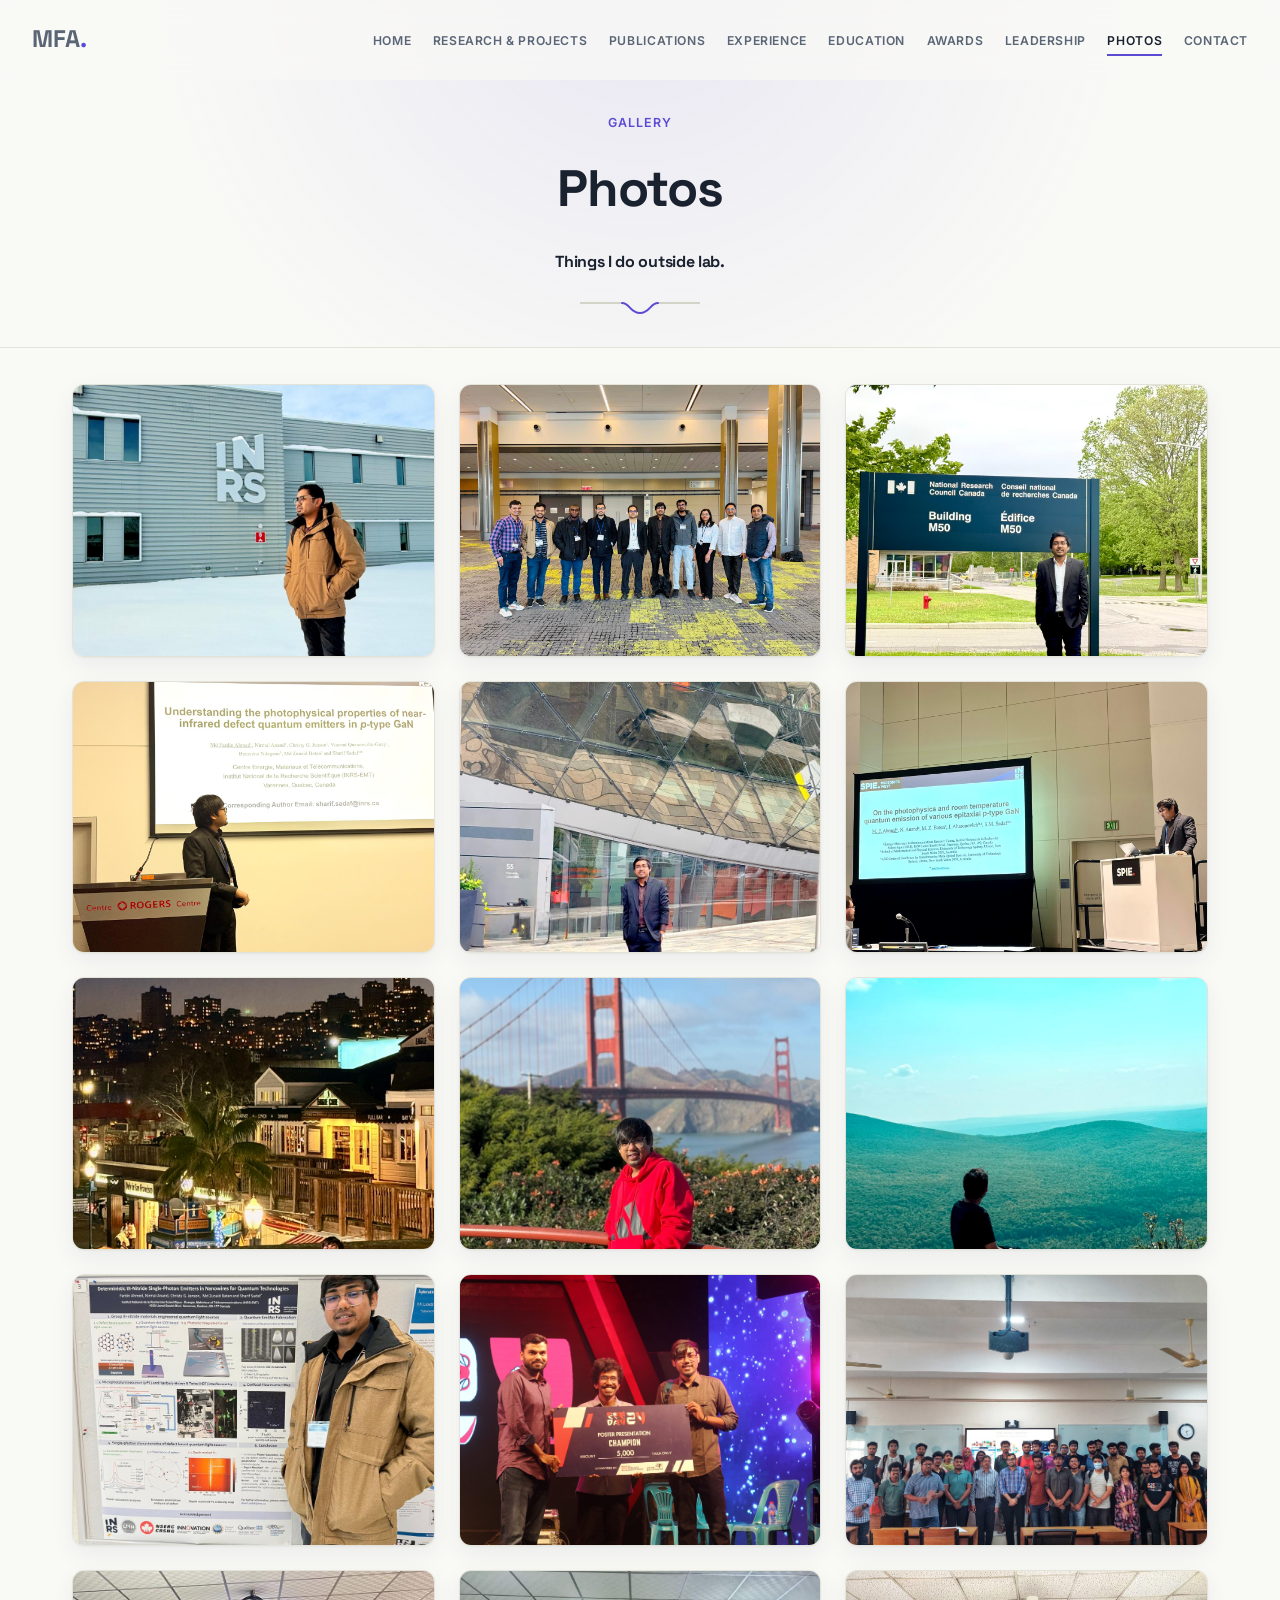
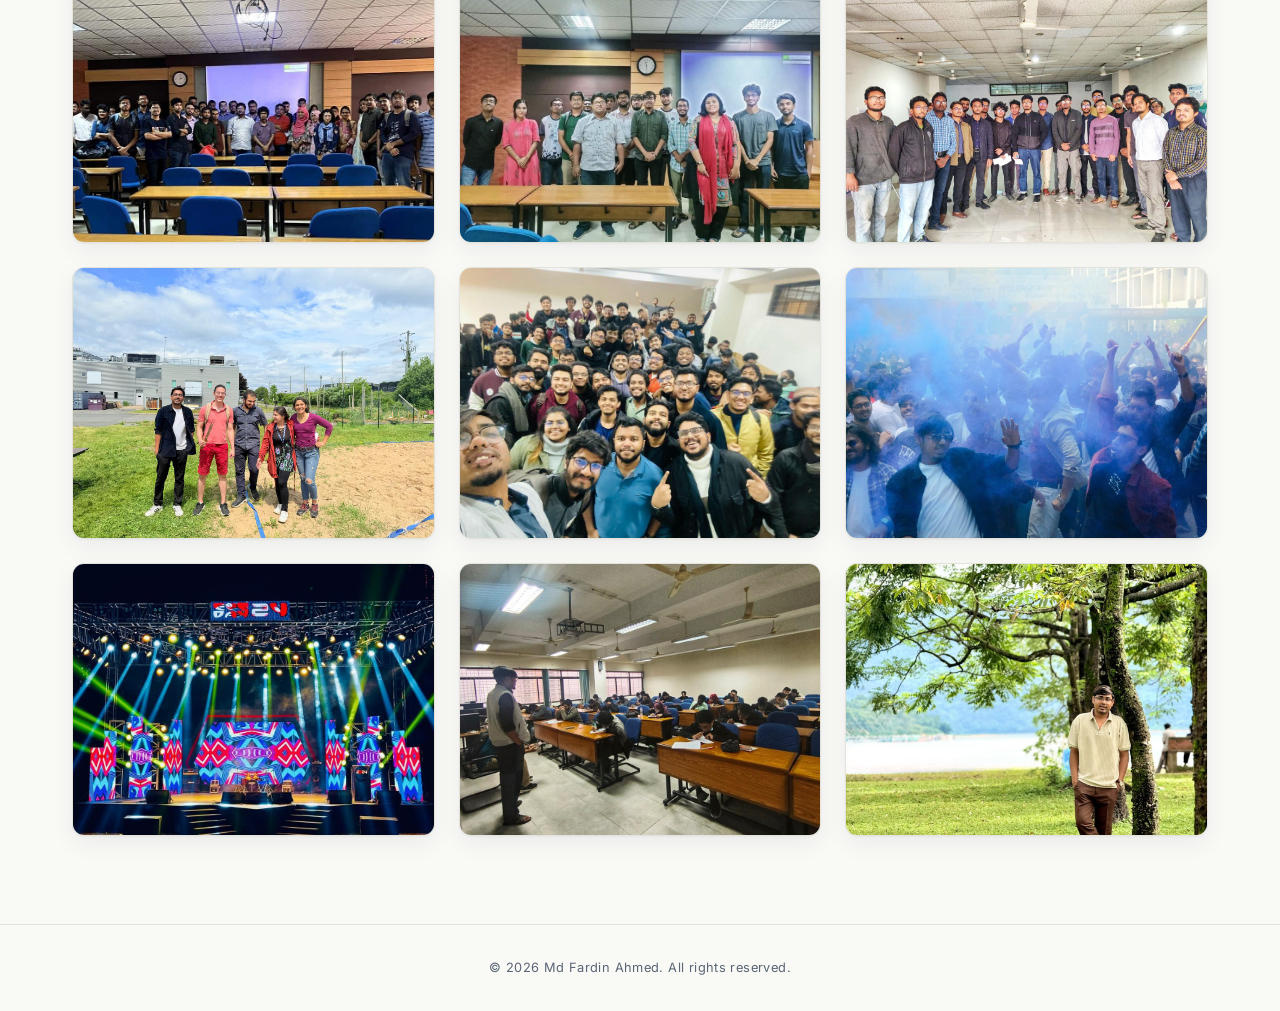
<file: photos.html>
<html lang="en"><head>
    <meta charset="UTF-8">
    <meta name="viewport" content="width=device-width, initial-scale=1.0">
    <title>Photos | Md Fardin Ahmed</title>
    <link rel="preconnect" href="https://fonts.googleapis.com">
    <link rel="preconnect" href="https://fonts.gstatic.com" crossorigin="">
    <link href="https://fonts.googleapis.com/css2?family=Space+Grotesk:wght@500;700&family=Inter:wght@400;500;600;700&display=swap" rel="stylesheet">
    <link rel="stylesheet" href="fontawesome-subset.css?v=20260922">
    <link rel="stylesheet" href="style.css?v=20260917">
</head>
<body>
    <div id="scroll-progress" aria-hidden="true"></div>

    <nav id="navbar" class="scrolled">
        <div class="nav-container">
            <a href="index.html" class="logo">MFA<span>.</span></a>
            <ul class="nav-links">
                <li><a href="index.html">Home</a></li>
                <li><a href="research.html">Research &amp; Projects</a></li>
                <li><a href="publications.html">Publications</a></li>
                <li><a href="experience.html">Experience</a></li>
                <li><a href="education.html">Education</a></li>
                <li><a href="awards.html">Awards</a></li>
                <li><a href="leadership.html">Leadership</a></li>
                <li><a href="photos.html" class="active">Photos</a></li>
                <li><a href="index.html#contact">Contact</a></li>
            </ul>
            <div class="hamburger">
                <div class="line1"></div>
                <div class="line2"></div>
                <div class="line3"></div>
            </div>
        </div>
    </nav>

    <header class="page-hero">
        <div class="container">
            <span class="section-num">GALLERY</span>
            <h1>Photos</h1>
            <h4>Things I do outside lab.</h4>
            <svg class="g2-dip" viewBox="0 0 120 24" width="120" height="24" aria-hidden="true">
                <path class="g2-line" d="M0,12 H42 M78,12 H120"></path>
                <path class="g2-curve" d="M42,12 C50,12 50,22 60,22 C70,22 70,12 78,12"></path>
            </svg>
        </div>
    </header>

    <main>
        <section id="photo-gallery" class="section">
            <div class="container">
                <div class="gallery-grid reveal">
                    <figure class="gallery-item glass-card">
                        <img src="photos/me/WhatsApp Image 2026-08-28 at 6.35.17 PM.jpeg" alt="Md Fardin Ahmed" loading="lazy">
                        <!-- <figcaption>At the lab in Montreal.</figcaption> -->
                    </figure>
                    <figure class="gallery-item glass-card">
                        <img src="photos/me/WhatsApp Image 2026-09-12 at 10.51.41 PM.jpeg" alt="Md Fardin Ahmed" loading="lazy">
                        <!-- <figcaption>At the lab in Montreal.</figcaption> -->
                    </figure>
                    <!-- <figure class="gallery-item glass-card">
                        <img src="photos/me/WhatsApp Image 2026-08-28 at 6.35.18 PM (1).jpeg" alt="Md Fardin Ahmed" loading="lazy">
                        <figcaption>Research life at INRS-EMT.</figcaption>
                    </figure> -->
                    <figure class="gallery-item glass-card">
                        <img src="photos/me/WhatsApp Image 2026-08-28 at 6.35.18 PM (2).jpeg" alt="Md Fardin Ahmed" loading="lazy">
                        <!-- <figcaption>Between measurements.</figcaption> -->
                    </figure>
                    <figure class="gallery-item glass-card">
                        <img src="photos/me/WhatsApp Image 2026-08-28 at 6.35.19 PM.jpeg" alt="Md Fardin Ahmed" loading="lazy">
                        <!-- <figcaption>Conference travel.</figcaption> -->
                    </figure>
                    <figure class="gallery-item glass-card">
                        <img src="photos/me/WhatsApp Image 2026-08-28 at 6.35.19 PM (1).jpeg" alt="Md Fardin Ahmed" loading="lazy">
                        <!-- <figcaption>Presenting my work.</figcaption> -->
                    </figure>
                    <figure class="gallery-item glass-card">
                        <img src="photos/me/WhatsApp Image 2026-08-28 at 6.35.19 PM (5).jpeg" alt="Md Fardin Ahmed" loading="lazy">
                        <!-- <figcaption>Around the campus.</figcaption> -->
                    </figure>
                    <figure class="gallery-item glass-card">
                        <img src="photos/me/WhatsApp Image 2026-08-28 at 6.35.19 PM (6).jpeg" alt="Md Fardin Ahmed" loading="lazy">
                        <!-- <figcaption>Outside the lab.</figcaption> -->
                    </figure>
                    <figure class="gallery-item glass-card">
                        <img src="photos/me/WhatsApp Image 2026-08-28 at 6.35.19 PM (7).jpeg" alt="Md Fardin Ahmed" loading="lazy">
                        <!-- <figcaption>A day in Quebec.</figcaption> -->
                    </figure>
                    <figure class="gallery-item glass-card">
                        <img src="photos/me/WhatsApp Image 2026-08-28 at 6.43.41 PM (1).jpeg" alt="Md Fardin Ahmed" loading="lazy">
                        <!-- <figcaption>Work in progress.</figcaption> -->
                    </figure>
                    <figure class="gallery-item glass-card">
                        <img src="photos/me/WhatsApp Image 2026-08-28 at 6.35.18 PM (1).jpeg" alt="Md Fardin Ahmed" loading="lazy">
                        <!-- <figcaption>Research life at INRS-EMT.</figcaption> -->
                    </figure>
                    <figure class="gallery-item glass-card">
                        <img src="photos/ECA/EDS1.jpg" alt="IEEE EDS session at BUET" loading="lazy">
                        <!-- <figcaption>Leading an IEEE Electron Devices Society session at BUET.</figcaption> -->
                    </figure>
                    <figure class="gallery-item glass-card">
                        <img src="photos/ECA/President.jpeg" alt="Serving as President of the IEEE EDS Student Branch at BUET" loading="lazy">
                        <!-- <figcaption>Serving as President of the IEEE EDS Student Branch, BUET.</figcaption> -->
                    </figure>
                    <figure class="gallery-item glass-card">
                        <img src="photos/ECA/EDS3.jpeg" alt="IEEE EDS community event" loading="lazy">
                        <!-- <figcaption>IEEE EDS community event at BUET.</figcaption> -->
                    </figure>
                    <figure class="gallery-item glass-card">
                        <img src="photos/ECA/BOPS.jpeg" alt="BUET Optical and Photonics Society workshop" loading="lazy">
                        <!-- <figcaption>BUET Optical &amp; Photonics Society workshop.</figcaption> -->
                    </figure>
                    <figure class="gallery-item glass-card">
                        <img src="photos/ECA/Poster Presentation.jpeg" alt="Poster presentation at BUET" loading="lazy">
                        <!-- <figcaption>Champion of the Poster Presentation Competition, Dept. of EEE, BUET.</figcaption> -->
                    </figure>
                    <figure class="gallery-item glass-card">
                        <img src="photos/ECA/Ceimse.jpeg" alt="CEISME event at INRS-EMT" loading="lazy">
                        <!-- <figcaption>CEISME student association event, INRS-EMT.</figcaption> -->
                    </figure>
                    <figure class="gallery-item glass-card">
                        <img src="photos/ECA/EEEDAY.jpeg" alt="EEE Day at BUET" loading="lazy">
                        <!-- <figcaption>EEE Day celebrations at BUET.</figcaption> -->
                    </figure>
                    <figure class="gallery-item glass-card">
                        <img src="photos/ECA/EEEDAY2.jpeg" alt="EEE Day technical events" loading="lazy">
                        <!-- <figcaption>Organizing EEE Day technical events.</figcaption> -->
                    </figure>
                    <figure class="gallery-item glass-card">
                        <img src="photos/ECA/EEEDAY3.jpeg" alt="EEE Day organizing team" loading="lazy">
                        <!-- <figcaption>With the EEE Day organizing team.</figcaption> -->
                    </figure>
                    <figure class="gallery-item glass-card">
                        <img src="photos/ECA/ECA.jpeg" alt="Campus engagement" loading="lazy">
                        <!-- <figcaption>Campus engagement and extracurricular life.</figcaption> -->
                    </figure>
                    <figure class="gallery-item glass-card">
                        <img src="photos/me/WhatsApp Image 2026-09-12 at 10.53.33 PM.jpeg" alt="Campus engagement" loading="lazy">
                        <!-- <figcaption>Campus engagement and extracurricular life.</figcaption> -->
                    </figure>

                </div>
            </div>
        </section>
    </main>

    <footer>
        <div class="container">
            <p>© 2026 Md Fardin Ahmed. All rights reserved.</p>
        </div>
    </footer>

    <a href="#" class="back-to-top"><i class="fas fa-chevron-up"></i></a>
    <script src="script.js?v=20260917"></script>
</body></html>
</file>
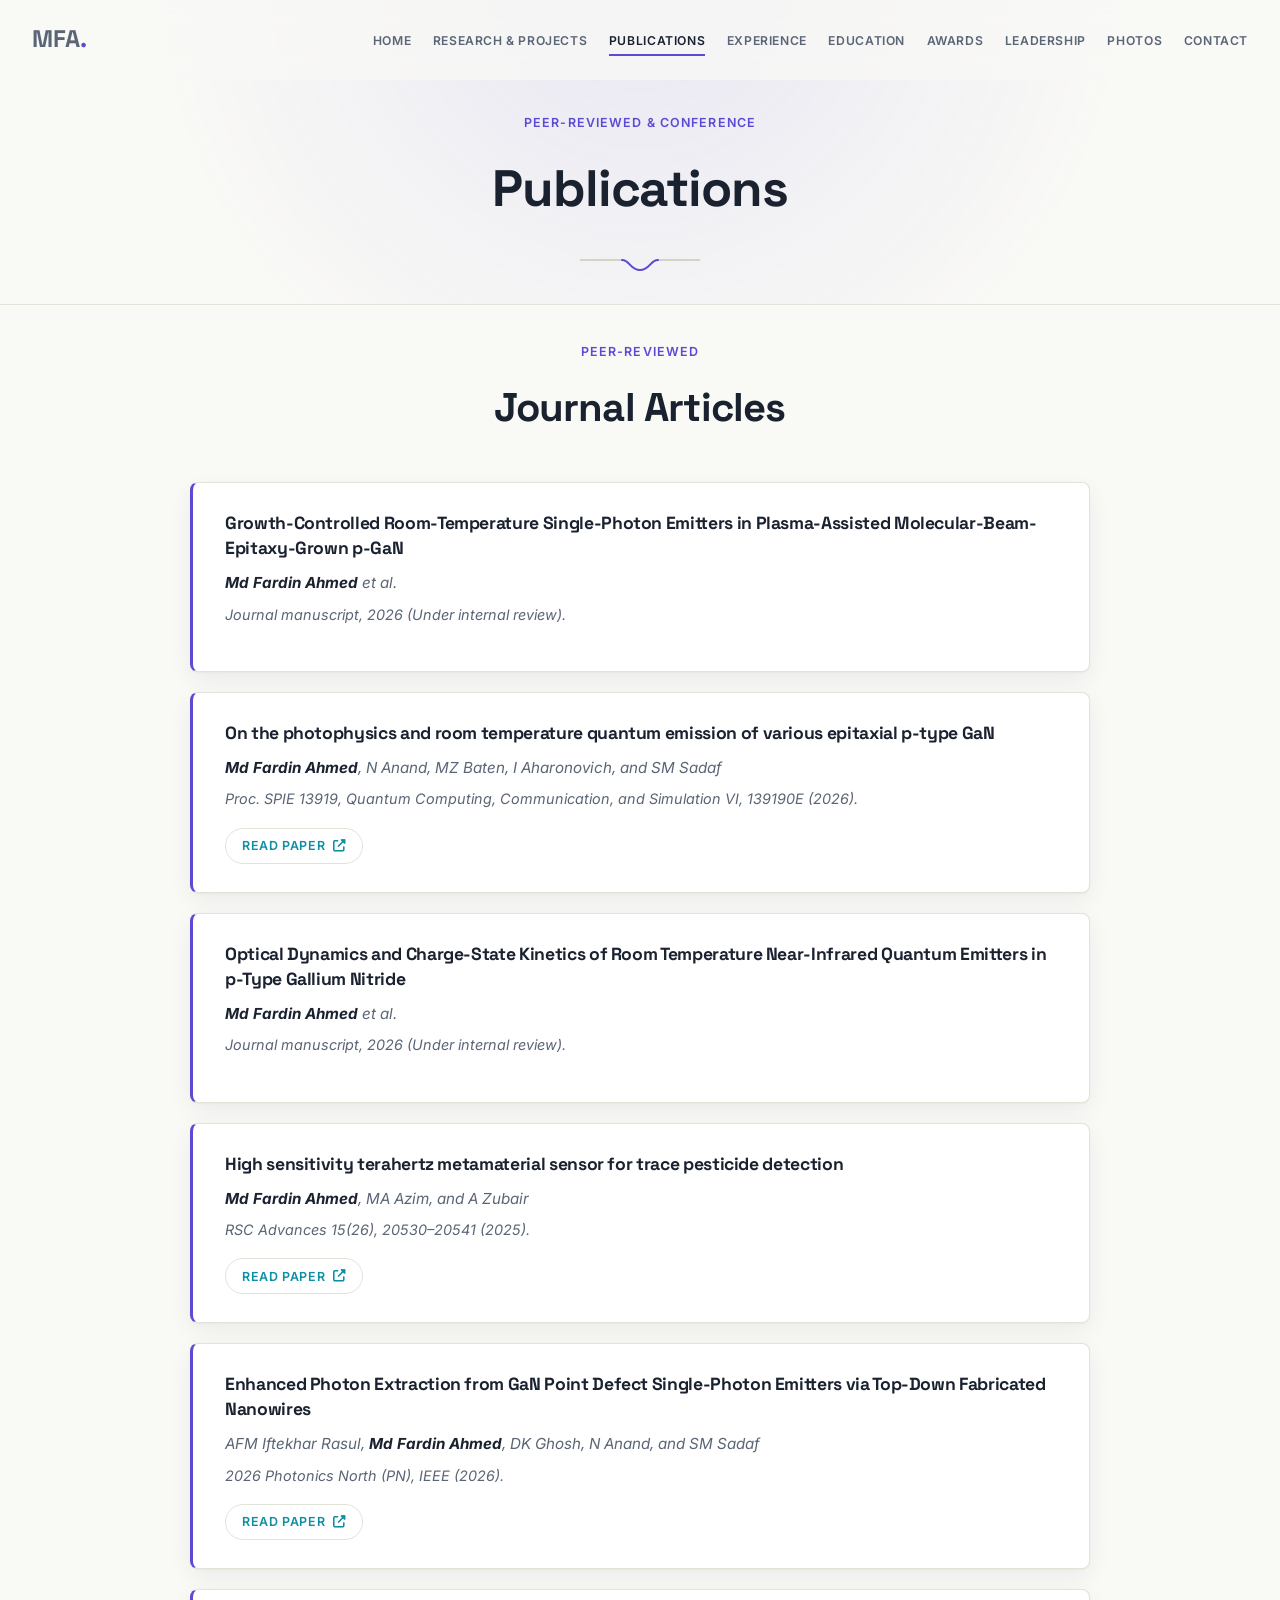
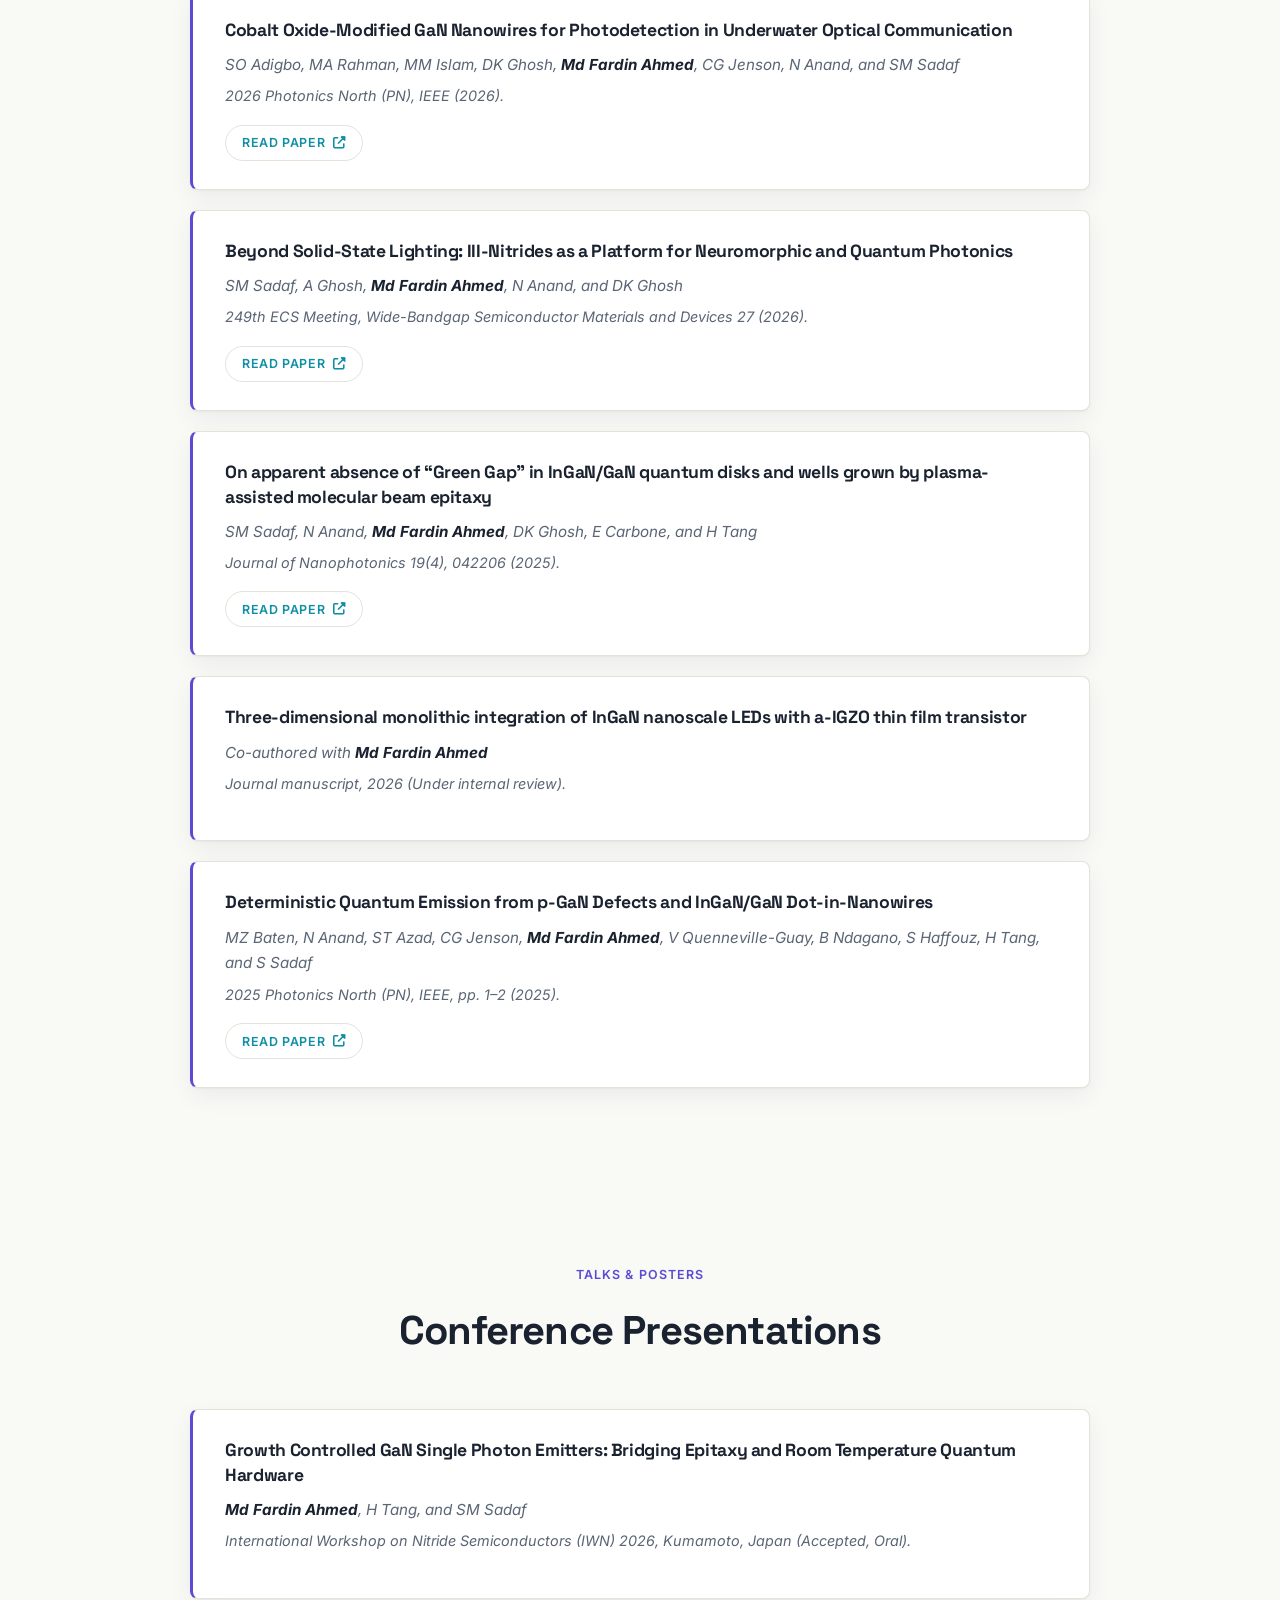
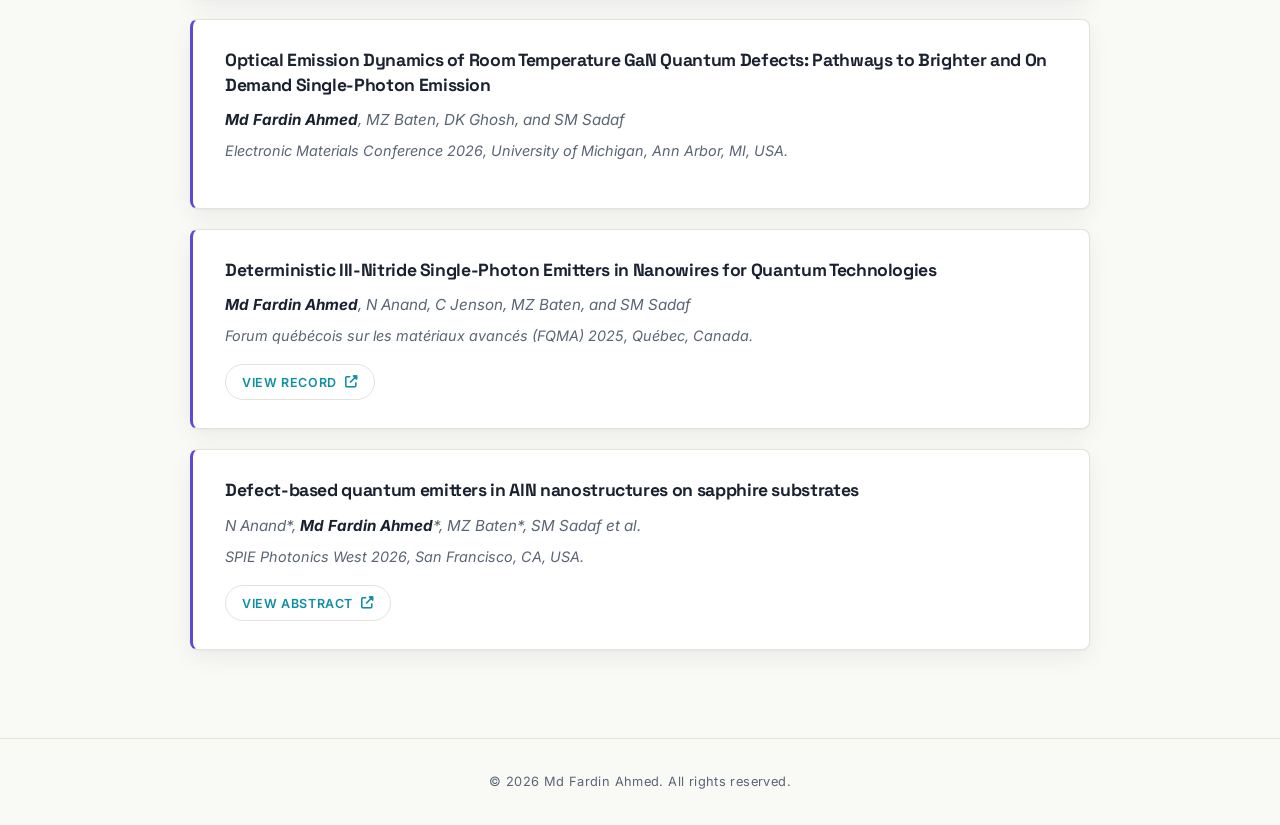
<file: publications.html>
<html lang="en"><head>
    <meta charset="UTF-8">
    <meta name="viewport" content="width=device-width, initial-scale=1.0">
    <title>Publications | Md Fardin Ahmed</title>
    <link rel="preconnect" href="https://fonts.googleapis.com">
    <link rel="preconnect" href="https://fonts.gstatic.com" crossorigin="">
    <link href="https://fonts.googleapis.com/css2?family=Space+Grotesk:wght@500;700&family=Inter:wght@400;500;600;700&display=swap" rel="stylesheet">
    <link rel="stylesheet" href="fontawesome-subset.css?v=20260922">
    <link rel="stylesheet" href="style.css?v=20260917">
</head>
<body>
    <div id="scroll-progress" aria-hidden="true"></div>

    <nav id="navbar" class="scrolled">
        <div class="nav-container">
            <a href="index.html" class="logo">MFA<span>.</span></a>
            <ul class="nav-links">
                <li><a href="index.html">Home</a></li>
                <li><a href="research.html">Research &amp; Projects</a></li>
                <li><a href="publications.html" class="active">Publications</a></li>
                <li><a href="experience.html">Experience</a></li>
                <li><a href="education.html">Education</a></li>
                <li><a href="awards.html">Awards</a></li>
                <li><a href="leadership.html">Leadership</a></li>
                <li><a href="photos.html">Photos</a></li>
                <li><a href="index.html#contact">Contact</a></li>
            </ul>
            <div class="hamburger">
                <div class="line1"></div>
                <div class="line2"></div>
                <div class="line3"></div>
            </div>
        </div>
    </nav>

    <header class="page-hero">
        <div class="container">
            <span class="section-num">PEER-REVIEWED &amp; CONFERENCE</span>
            <h1>Publications</h1>
            <svg class="g2-dip" viewBox="0 0 120 24" width="120" height="24" aria-hidden="true">
                <path class="g2-line" d="M0,12 H42 M78,12 H120"></path>
                <path class="g2-curve" d="M42,12 C50,12 50,22 60,22 C70,22 70,12 78,12"></path>
            </svg>
        </div>
    </header>

    <main>
        <section id="journal-articles" class="section">
            <div class="container">
                <div class="section-header reveal">
                    <span class="section-num">PEER-REVIEWED</span>
                    <h2>Journal Articles</h2>
                </div>
                <div class="publications-list reveal">
                    <!-- Manuscripts under internal review -->
                    <div class="pub-card glass-card">
                        <h4>Growth-Controlled Room-Temperature Single-Photon Emitters in Plasma-Assisted Molecular-Beam-Epitaxy-Grown p-GaN</h4>
                        <p class="authors"><strong>Md Fardin Ahmed</strong> et al.</p>
                        <p class="venue">Journal manuscript, 2026 (Under internal review).</p>
                    </div>
                    <div class="pub-card glass-card">
                        <h4>On the photophysics and room temperature quantum emission of various epitaxial p-type GaN</h4>
                        <p class="authors"><strong>Md Fardin Ahmed</strong>, N Anand, MZ Baten, I Aharonovich, and SM Sadaf</p>
                        <p class="venue">Proc. SPIE 13919, Quantum Computing, Communication, and Simulation VI, 139190E (2026).</p>
                        <a href="https://www.spiedigitallibrary.org/conference-proceedings-of-spie/13919/139190E/On-the-photophysics-and-room-temperature-quantum-emission-of-various/10.1117/12.3082430.short" target="_blank" class="pub-link">Read Paper <i class="fas fa-external-link-alt"></i></a>
                    </div>



                    <div class="pub-card glass-card">
                        <h4>Optical Dynamics and Charge-State Kinetics of Room Temperature Near-Infrared Quantum Emitters in p-Type Gallium Nitride</h4>
                        <p class="authors"><strong>Md Fardin Ahmed</strong> et al.</p>
                        <p class="venue">Journal manuscript, 2026 (Under internal review).</p>
                    </div>

                    
                    <!-- First-author publications -->
                    <div class="pub-card glass-card">
                        <h4>High sensitivity terahertz metamaterial sensor for trace pesticide detection</h4>
                        <p class="authors"><strong>Md Fardin Ahmed</strong>, MA Azim, and A Zubair</p>
                        <p class="venue">RSC Advances 15(26), 20530–20541 (2025).</p>
                        <a href="https://pubs.rsc.org/ra/article/15/26/20530/906292/High-sensitivity-terahertz-metamaterial-sensor-for" target="_blank" class="pub-link">Read Paper <i class="fas fa-external-link-alt"></i></a>
                    </div>

                    
                    <!-- Co-authored publications -->
                    <div class="pub-card glass-card">
                        <h4>Enhanced Photon Extraction from GaN Point Defect Single-Photon Emitters via Top-Down Fabricated Nanowires</h4>
                        <p class="authors">AFM Iftekhar Rasul, <strong>Md Fardin Ahmed</strong>, DK Ghosh, N Anand, and SM Sadaf</p>
                        <p class="venue">2026 Photonics North (PN), IEEE (2026).</p>
                        <a href="https://ieeexplore.ieee.org/abstract/document/11657705" target="_blank" class="pub-link">Read Paper <i class="fas fa-external-link-alt"></i></a>
                    </div>

                    <div class="pub-card glass-card">
                        <h4>Cobalt Oxide-Modified GaN Nanowires for Photodetection in Underwater Optical Communication</h4>
                        <p class="authors">SO Adigbo, MA Rahman, MM Islam, DK Ghosh, <strong>Md Fardin Ahmed</strong>, CG Jenson, N Anand, and SM Sadaf</p>
                        <p class="venue">2026 Photonics North (PN), IEEE (2026).</p>
                        <a href="https://ieeexplore.ieee.org/abstract/document/11657677" target="_blank" class="pub-link">Read Paper <i class="fas fa-external-link-alt"></i></a>
                    </div>

                    <div class="pub-card glass-card">
                        <h4>Beyond Solid-State Lighting: III-Nitrides as a Platform for Neuromorphic and Quantum Photonics</h4>
                        <p class="authors">SM Sadaf, A Ghosh, <strong>Md Fardin Ahmed</strong>, N Anand, and DK Ghosh</p>
                        <p class="venue">249th ECS Meeting, Wide-Bandgap Semiconductor Materials and Devices 27 (2026).</p>
                        <a href="https://ecs.confex.com/ecs/249/meetingapp.cgi/Paper/217353" target="_blank" class="pub-link">Read Paper <i class="fas fa-external-link-alt"></i></a>
                    </div>

                    <div class="pub-card glass-card">
                        <h4>On apparent absence of “Green Gap” in InGaN/GaN quantum disks and wells grown by plasma-assisted molecular beam epitaxy</h4>
                        <p class="authors">SM Sadaf, N Anand, <strong>Md Fardin Ahmed</strong>, DK Ghosh, E Carbone, and H Tang</p>
                        <p class="venue">Journal of Nanophotonics 19(4), 042206 (2025).</p>
                        <a href="https://www.spiedigitallibrary.org/journals/journal-of-nanophotonics/volume-19/issue-4/042206/On-apparent-absence-of-Green-Gap-in-InGaN-GaN-quantum/10.1117/1.JNP.19.042206.short" target="_blank" class="pub-link">Read Paper <i class="fas fa-external-link-alt"></i></a>
                    </div>
                    <div class="pub-card glass-card">
                        <h4>Three-dimensional monolithic integration of InGaN nanoscale LEDs with a-IGZO thin film transistor</h4>
                        <p class="authors">Co-authored with <strong>Md Fardin Ahmed</strong></p>
                        <p class="venue">Journal manuscript, 2026 (Under internal review).</p>
                    </div>

                    <div class="pub-card glass-card">
                        <h4>Deterministic Quantum Emission from p-GaN Defects and InGaN/GaN Dot-in-Nanowires</h4>
                        <p class="authors">MZ Baten, N Anand, ST Azad, CG Jenson, <strong>Md Fardin Ahmed</strong>, V Quenneville-Guay, B Ndagano, S Haffouz, H Tang, and S Sadaf</p>
                        <p class="venue">2025 Photonics North (PN), IEEE, pp. 1–2 (2025).</p>
                        <a href="https://ieeexplore.ieee.org/abstract/document/11097185" target="_blank" class="pub-link">Read Paper <i class="fas fa-external-link-alt"></i></a>
                    </div>
                </div>
            </div>
        </section>

        <section id="conference-presentations" class="section">
            <div class="container">
                <div class="section-header reveal">
                    <span class="section-num">TALKS &amp; POSTERS</span>
                    <h2>Conference Presentations</h2>
                </div>
                <div class="publications-list reveal">
                    <div class="pub-card glass-card">
                        <h4>Growth Controlled GaN Single Photon Emitters: Bridging Epitaxy and Room Temperature Quantum Hardware</h4>
                        <p class="authors"><strong>Md Fardin Ahmed</strong>, H Tang, and SM Sadaf</p>
                        <p class="venue">International Workshop on Nitride Semiconductors (IWN) 2026, Kumamoto, Japan (Accepted, Oral).</p>
                    </div>

                    <div class="pub-card glass-card">
                        <h4>Optical Emission Dynamics of Room Temperature GaN Quantum Defects: Pathways to Brighter and On Demand Single-Photon Emission</h4>
                        <p class="authors"><strong>Md Fardin Ahmed</strong>, MZ Baten, DK Ghosh, and SM Sadaf</p>
                        <p class="venue">Electronic Materials Conference 2026, University of Michigan, Ann Arbor, MI, USA.</p>
                    </div>

                    <div class="pub-card glass-card">
                        <h4>Deterministic III-Nitride Single-Photon Emitters in Nanowires for Quantum Technologies</h4>
                        <p class="authors"><strong>Md Fardin Ahmed</strong>, N Anand, C Jenson, MZ Baten, and SM Sadaf</p>
                        <p class="venue">Forum québécois sur les matériaux avancés (FQMA) 2025, Québec, Canada.</p>
                        <a href="https://doi.org/10.6084/m9.figshare.31989189" target="_blank" class="pub-link">View Record <i class="fas fa-external-link-alt"></i></a>
                    </div>

                    <div class="pub-card glass-card">
                        <h4>Defect-based quantum emitters in AlN nanostructures on sapphire substrates</h4>
                        <p class="authors">N Anand*, <strong>Md Fardin Ahmed</strong>*, MZ Baten*, SM Sadaf et al.</p>
                        <p class="venue">SPIE Photonics West 2026, San Francisco, CA, USA.</p>
                        <a href="https://spie.org/photonics-west/presentation/Defect-based-quantum-emitters-in-AlN-nanostructures-on-sapphire-substrates/13896-17" target="_blank" class="pub-link">View Abstract <i class="fas fa-external-link-alt"></i></a>
                    </div>
                </div>
            </div>
        </section>
    </main>

    <footer>
        <div class="container">
            <p>© 2026 Md Fardin Ahmed. All rights reserved.</p>
        </div>
    </footer>

    <a href="#" class="back-to-top"><i class="fas fa-chevron-up"></i></a>
    <script src="script.js?v=20260917"></script>
</body></html>
</file>
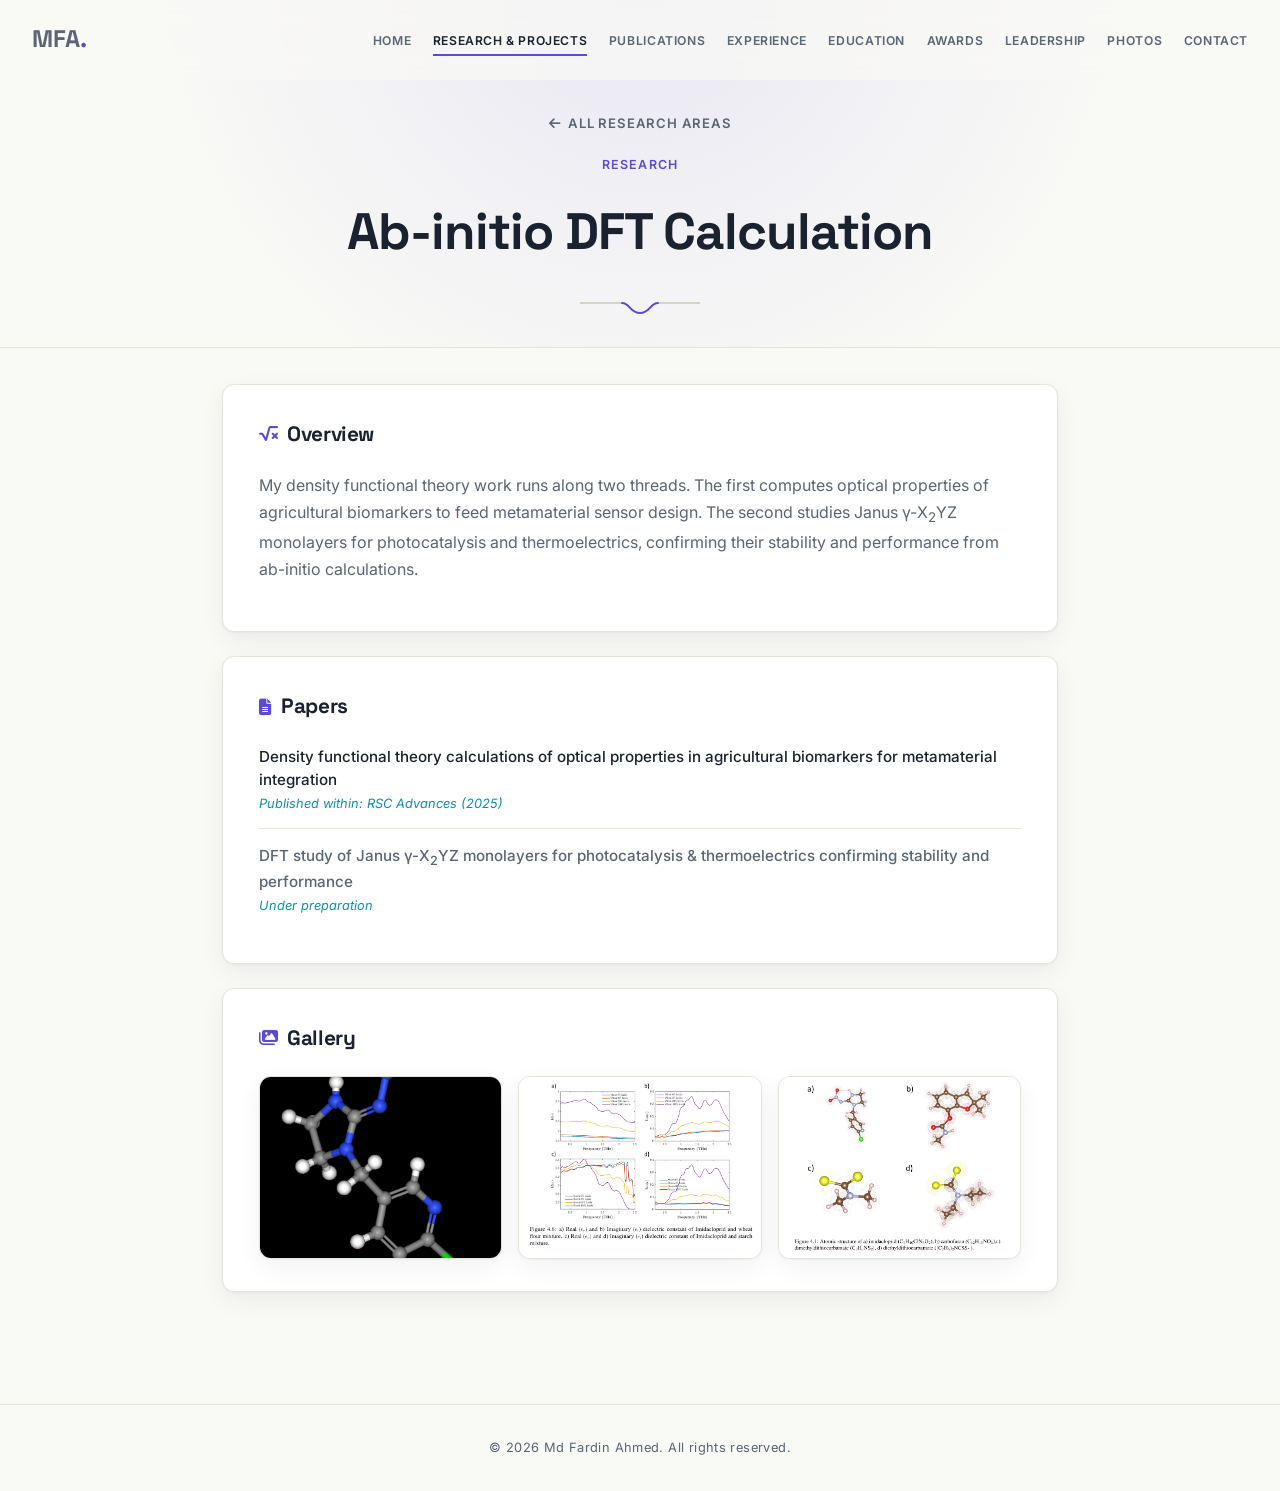
<file: research-dft.html>
<html lang="en"><head>
    <meta charset="UTF-8">
    <meta name="viewport" content="width=device-width, initial-scale=1.0">
    <title>Ab-initio DFT Calculation | Research | Md Fardin Ahmed</title>
    <link rel="preconnect" href="https://fonts.googleapis.com">
    <link rel="preconnect" href="https://fonts.gstatic.com" crossorigin="">
    <link href="https://fonts.googleapis.com/css2?family=Space+Grotesk:wght@500;700&family=Inter:wght@400;500;600;700&display=swap" rel="stylesheet">
    <link rel="stylesheet" href="fontawesome-subset.css?v=20260922">
    <link rel="stylesheet" href="style.css?v=20260917">
</head>
<body>
    <div id="scroll-progress" aria-hidden="true"></div>

    <nav id="navbar" class="scrolled">
        <div class="nav-container">
            <a href="index.html" class="logo">MFA<span>.</span></a>
            <ul class="nav-links">
                <li><a href="index.html">Home</a></li>
                <li><a href="research.html" class="active">Research &amp; Projects</a></li>
                <li><a href="publications.html">Publications</a></li>
                <li><a href="experience.html">Experience</a></li>
                <li><a href="education.html">Education</a></li>
                <li><a href="awards.html">Awards</a></li>
                <li><a href="leadership.html">Leadership</a></li>
                <li><a href="photos.html">Photos</a></li>
                <li><a href="index.html#contact">Contact</a></li>
            </ul>
            <div class="hamburger">
                <div class="line1"></div>
                <div class="line2"></div>
                <div class="line3"></div>
            </div>
        </div>
    </nav>

    <header class="page-hero">
        <div class="container">
            <a href="research.html" class="back-link"><i class="fas fa-arrow-left"></i> All Research Areas</a>
            <span class="section-num">RESEARCH</span>
            <h1>Ab-initio DFT Calculation</h1>
            <svg class="g2-dip" viewBox="0 0 120 24" width="120" height="24" aria-hidden="true">
                <path class="g2-line" d="M0,12 H42 M78,12 H120"></path>
                <path class="g2-curve" d="M42,12 C50,12 50,22 60,22 C70,22 70,12 78,12"></path>
            </svg>
        </div>
    </header>

    <main>
        <section class="section">
            <div class="container research-detail">
                <div class="research-block glass-card reveal">
                    <h2><i class="fas fa-square-root-variable"></i> Overview</h2>
                    <p>My density functional theory work runs along two threads. The first computes optical properties of agricultural biomarkers to feed metamaterial sensor design. The second studies Janus γ-X<sub>2</sub>YZ monolayers for photocatalysis and thermoelectrics, confirming their stability and performance from ab-initio calculations.</p>
                </div>

                <div class="research-block glass-card reveal">
                    <h2><i class="fas fa-file-lines"></i> Papers</h2>
                    <ul class="paper-list">
                        <li><a href="https://pubs.rsc.org/en/content/articlelanding/2025/ra/d5ra01143d" target="_blank">Density functional theory calculations of optical properties in agricultural biomarkers for metamaterial integration <span class="proj-venue">Published within: RSC Advances (2025)</span></a></li>
                        <li><span class="proj-nolink">DFT study of Janus γ-X<sub>2</sub>YZ monolayers for photocatalysis &amp; thermoelectrics confirming stability and performance <span class="proj-venue">Under preparation</span></span></li>
                    </ul>
                </div>

             

                <div class="research-block glass-card reveal">
                    <h2><i class="fas fa-images"></i> Gallery</h2>
                    <div class="subpage-gallery">
                        <figure class="gallery-item glass-card">
                            <img src="photos/Research/DFT/DFT.png" alt="Density functional theory calculation" loading="lazy">
                        </figure>
                        <figure class="gallery-item glass-card">
                            <img src="photos/Research/DFT/Imida.png" alt="Imidacloprid molecular structure" loading="lazy">
                        </figure>
                        <figure class="gallery-item glass-card">
                            <img src="photos/Research/DFT/Screenshot_4.png" alt="Computed optical properties" loading="lazy">
                        </figure>
                    </div>
                </div>
            </div>
        </section>
    </main>

    <footer>
        <div class="container">
            <p>© 2026 Md Fardin Ahmed. All rights reserved.</p>
        </div>
    </footer>

    <a href="#" class="back-to-top"><i class="fas fa-chevron-up"></i></a>
    <script src="script.js?v=20260917"></script>
</body></html>
</file>
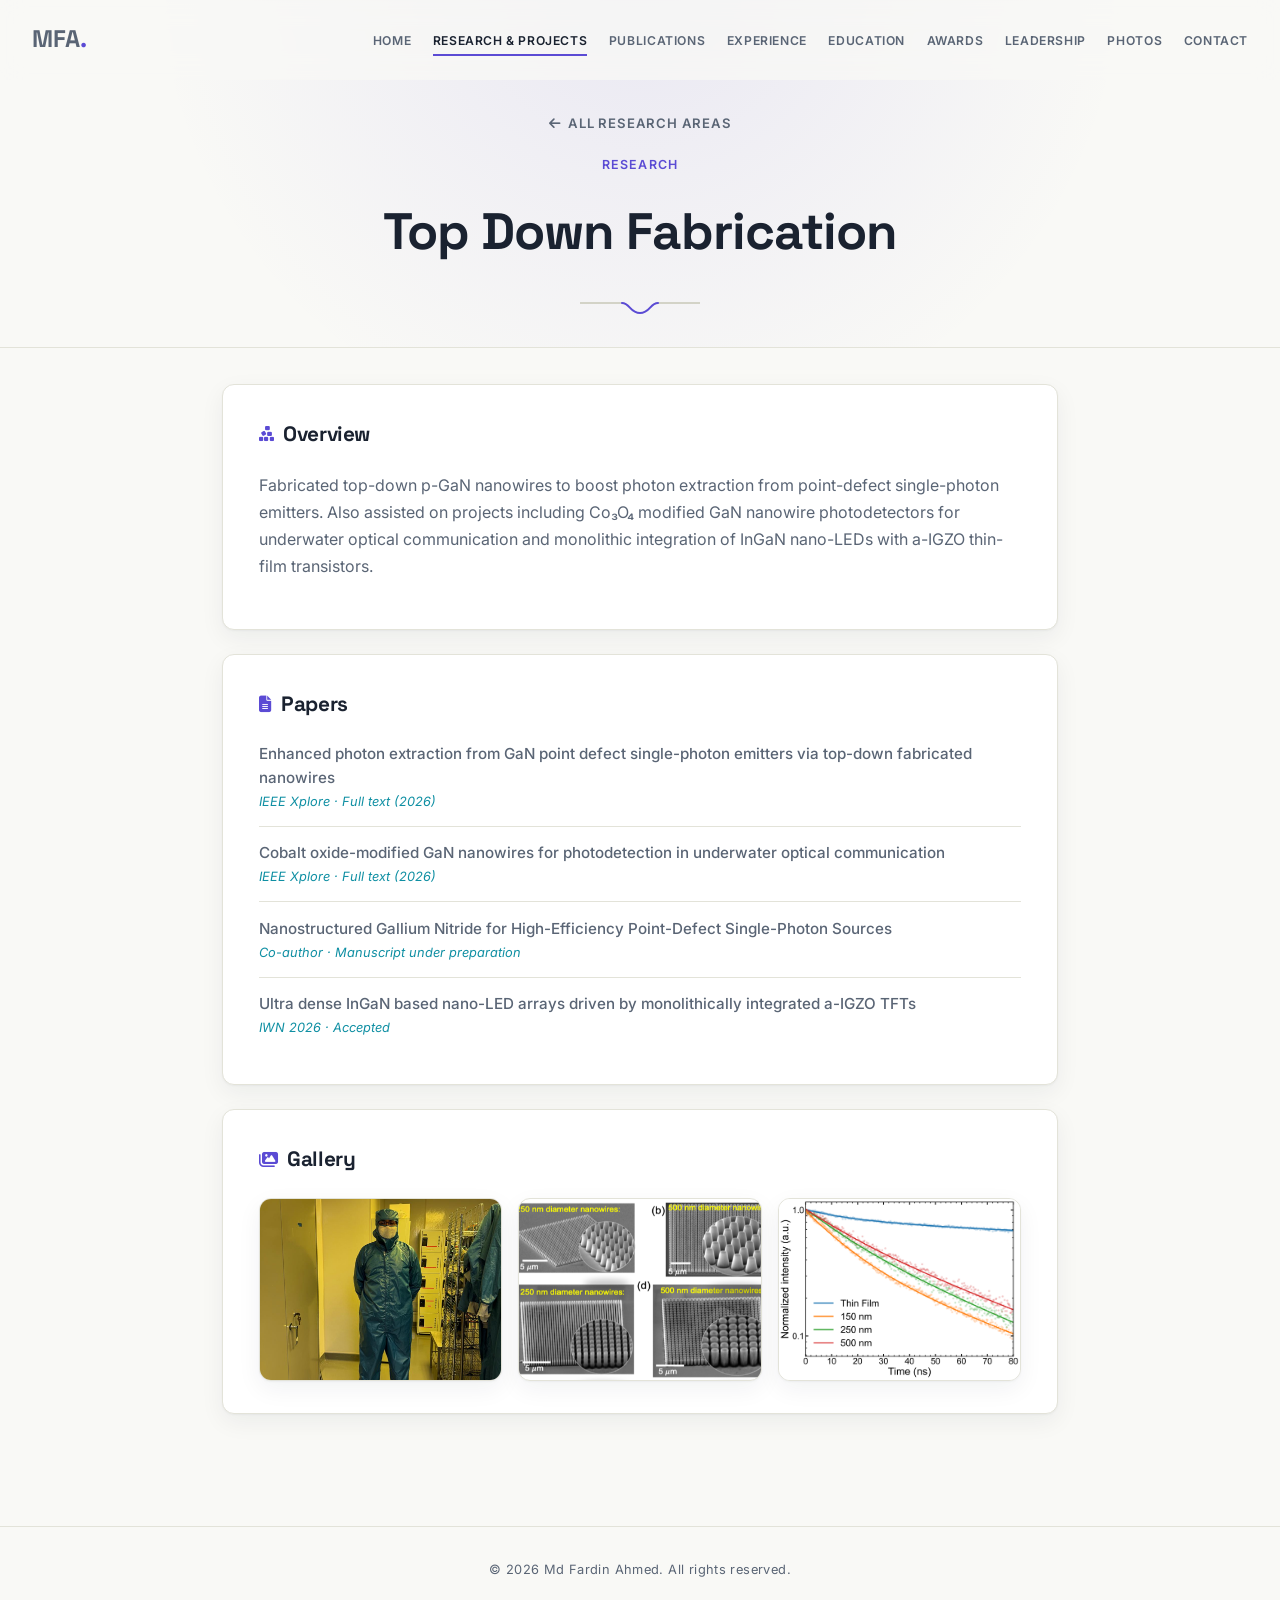
<file: research-fabrication.html>
<html lang="en"><head>
    <meta charset="UTF-8">
    <meta name="viewport" content="width=device-width, initial-scale=1.0">
    <title>Top Down Fabrication | Research | Md Fardin Ahmed</title>
    <link rel="preconnect" href="https://fonts.googleapis.com">
    <link rel="preconnect" href="https://fonts.gstatic.com" crossorigin="">
    <link href="https://fonts.googleapis.com/css2?family=Space+Grotesk:wght@500;700&family=Inter:wght@400;500;600;700&display=swap" rel="stylesheet">
    <link rel="stylesheet" href="fontawesome-subset.css?v=20260922">
    <link rel="stylesheet" href="style.css?v=20260917">
</head>
<body>
    <div id="scroll-progress" aria-hidden="true"></div>

    <nav id="navbar" class="scrolled">
        <div class="nav-container">
            <a href="index.html" class="logo">MFA<span>.</span></a>
            <ul class="nav-links">
                <li><a href="index.html">Home</a></li>
                <li><a href="research.html" class="active">Research &amp; Projects</a></li>
                <li><a href="publications.html">Publications</a></li>
                <li><a href="experience.html">Experience</a></li>
                <li><a href="education.html">Education</a></li>
                <li><a href="awards.html">Awards</a></li>
                <li><a href="leadership.html">Leadership</a></li>
                <li><a href="photos.html">Photos</a></li>
                <li><a href="index.html#contact">Contact</a></li>
            </ul>
            <div class="hamburger">
                <div class="line1"></div>
                <div class="line2"></div>
                <div class="line3"></div>
            </div>
        </div>
    </nav>

    <header class="page-hero">
        <div class="container">
            <a href="research.html" class="back-link"><i class="fas fa-arrow-left"></i> All Research Areas</a>
            <span class="section-num">RESEARCH</span>
            <h1>Top Down Fabrication</h1>
            <svg class="g2-dip" viewBox="0 0 120 24" width="120" height="24" aria-hidden="true">
                <path class="g2-line" d="M0,12 H42 M78,12 H120"></path>
                <path class="g2-curve" d="M42,12 C50,12 50,22 60,22 C70,22 70,12 78,12"></path>
            </svg>
        </div>
    </header>

    <main>
        <section class="section">
            <div class="container research-detail">
                <div class="research-block glass-card reveal">
                    <h2><i class="fas fa-cubes-stacked"></i> Overview</h2>
                    <p>Fabricated top-down p-GaN nanowires to boost photon extraction from point-defect single-photon emitters. Also assisted on projects including Co₃O₄ modified GaN nanowire photodetectors for underwater optical communication and monolithic integration of InGaN nano-LEDs with a-IGZO thin-film transistors.</p>
                         </div>

                <!-- <div class="research-block glass-card reveal">
                    <h2><i class="fas fa-diagram-project"></i> Three-dimensional monolithic integration of InGaN nanoscale LEDs with a-IGZO thin film transistors</h2>
                    <p>Developing monolithically integrated GaN nano-LED arrays with a-IGZO thin-film transistors for ultra-high-resolution microdisplays. The work combines nanoscale LED fabrication, low-temperature TFT integration, and electrical and optoelectronic characterization toward next generation AR and VR displays.</p>
                </div> -->

                <div class="research-block glass-card reveal">
                    <h2><i class="fas fa-file-lines"></i> Papers</h2>
                    <ul class="paper-list">
                        <li><span class="proj-nolink">Enhanced photon extraction from GaN point defect single-photon emitters via top-down fabricated nanowires <span class="proj-venue">IEEE Xplore · Full text (2026)</span></span></li>
                        <li><span class="proj-nolink">Cobalt oxide-modified GaN nanowires for photodetection in underwater optical communication <span class="proj-venue">IEEE Xplore · Full text (2026)</span></span></li>
                        <li><span class="proj-nolink">Nanostructured Gallium Nitride for High-Efficiency Point-Defect Single-Photon Sources <span class="proj-venue">Co-author · Manuscript under preparation</span></span></li>
                        <li><span class="proj-nolink">Ultra dense InGaN based nano-LED arrays driven by monolithically integrated a-IGZO TFTs <span class="proj-venue">IWN 2026 · Accepted</span></span></li>

                    </ul>
                </div>

                <!-- <div class="research-block glass-card reveal">
                    <h2><i class="fas fa-person-chalkboard"></i> Presentations</h2>
                    <ul class="paper-list">
                        <li><span class="proj-nolink">Photonics North 2026 and IWN 2026 <span class="proj-venue">Details will follow after the conferences</span></span></li>
                    </ul>
                </div> -->

                <div class="research-block glass-card reveal">
                    <h2><i class="fas fa-images"></i> Gallery</h2>
                    <div class="subpage-gallery">
                        <figure class="gallery-item glass-card">
                            <img src="photos/Research/Growth and Fabrication/WhatsApp Image 2026-08-28 at 6.43.41 PM (4).jpeg" loading="lazy">
                        </figure>
                        <!-- <figure class="gallery-item glass-card">
                            <img src="photos/Research/Top Down/Screenshot_5.png" alt="Top down fabricated nanostructure" loading="lazy">
                        </figure> -->
                        <figure class="gallery-item glass-card">
                            <img src="photos/Research/Growth and Fabrication/Picture1.png" alt="Nanofabrication work in the cleanroom" loading="lazy">
                        </figure>
                        <figure class="gallery-item glass-card">
                            <img src="photos/Research/Top Down/Final_TRPL_biexp_normalized_manuscript.png" alt="Normalized time-resolved photoluminescence decay" loading="lazy">
                        </figure>
                        
                    </div>
                </div>
            </div>
        </section>
    </main>

    <footer>
        <div class="container">
            <p>© 2026 Md Fardin Ahmed. All rights reserved.</p>
        </div>
    </footer>

    <a href="#" class="back-to-top"><i class="fas fa-chevron-up"></i></a>
    <script src="script.js?v=20260917"></script>
</body></html>
</file>
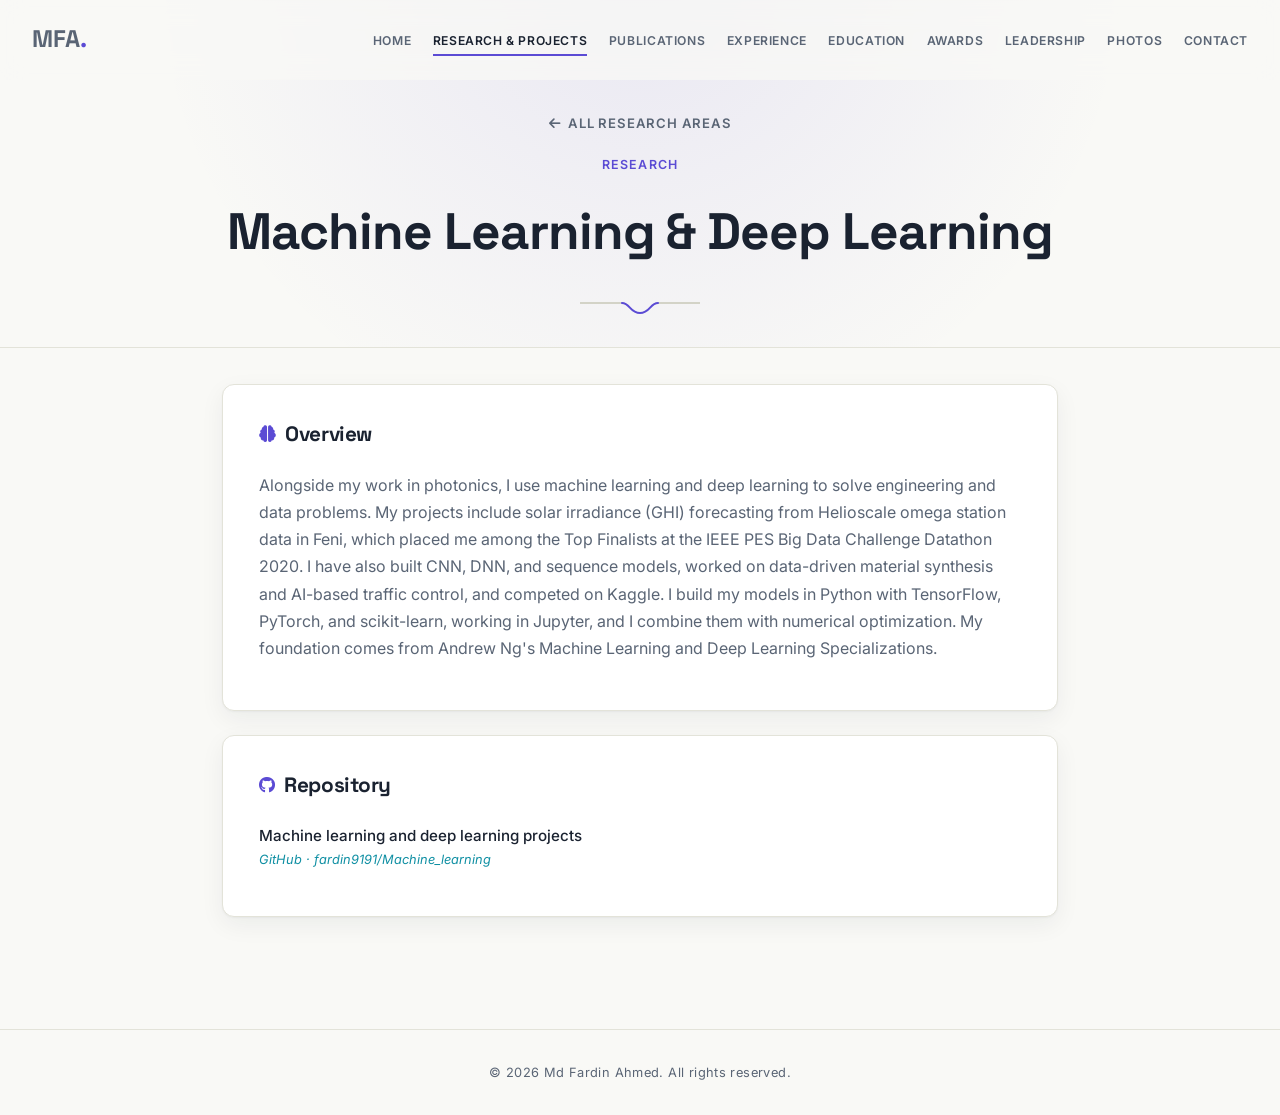
<file: research-ml.html>
<html lang="en"><head>
    <meta charset="UTF-8">
    <meta name="viewport" content="width=device-width, initial-scale=1.0">
    <title>Machine Learning & Deep Learning | Research | Md Fardin Ahmed</title>
    <link rel="preconnect" href="https://fonts.googleapis.com">
    <link rel="preconnect" href="https://fonts.gstatic.com" crossorigin="">
    <link href="https://fonts.googleapis.com/css2?family=Space+Grotesk:wght@500;700&family=Inter:wght@400;500;600;700&display=swap" rel="stylesheet">
    <link rel="stylesheet" href="fontawesome-subset.css?v=20260922">
    <link rel="stylesheet" href="style.css?v=20260917">
</head>
<body>
    <div id="scroll-progress" aria-hidden="true"></div>

    <nav id="navbar" class="scrolled">
        <div class="nav-container">
            <a href="index.html" class="logo">MFA<span>.</span></a>
            <ul class="nav-links">
                <li><a href="index.html">Home</a></li>
                <li><a href="research.html" class="active">Research &amp; Projects</a></li>
                <li><a href="publications.html">Publications</a></li>
                <li><a href="experience.html">Experience</a></li>
                <li><a href="education.html">Education</a></li>
                <li><a href="awards.html">Awards</a></li>
                <li><a href="leadership.html">Leadership</a></li>
                <li><a href="photos.html">Photos</a></li>
                <li><a href="index.html#contact">Contact</a></li>
            </ul>
            <div class="hamburger">
                <div class="line1"></div>
                <div class="line2"></div>
                <div class="line3"></div>
            </div>
        </div>
    </nav>

    <header class="page-hero">
        <div class="container">
            <a href="research.html" class="back-link"><i class="fas fa-arrow-left"></i> All Research Areas</a>
            <span class="section-num">RESEARCH</span>
            <h1>Machine Learning &amp; Deep Learning</h1>
            <svg class="g2-dip" viewBox="0 0 120 24" width="120" height="24" aria-hidden="true">
                <path class="g2-line" d="M0,12 H42 M78,12 H120"></path>
                <path class="g2-curve" d="M42,12 C50,12 50,22 60,22 C70,22 70,12 78,12"></path>
            </svg>
        </div>
    </header>

    <main>
        <section class="section">
            <div class="container research-detail">
                <div class="research-block glass-card reveal">
                    <h2><i class="fas fa-brain"></i> Overview</h2>
                    <p>Alongside my work in photonics, I use machine learning and deep learning to solve engineering and data problems. My projects include solar irradiance (GHI) forecasting from Helioscale omega station data in Feni, which placed me among the Top Finalists at the IEEE PES Big Data Challenge Datathon 2020. I have also built CNN, DNN, and sequence models, worked on data-driven material synthesis and AI-based traffic control, and competed on Kaggle. I build my models in Python with TensorFlow, PyTorch, and scikit-learn, working in Jupyter, and I combine them with numerical optimization. My foundation comes from Andrew Ng's Machine Learning and Deep Learning Specializations.</p>
                </div>

                <div class="research-block glass-card reveal">
                    <h2><i class="fab fa-github"></i> Repository</h2>
                    <ul class="paper-list">
                        <li><a href="https://github.com/fardin9191/Machine_learning/tree/master" target="_blank">Machine learning and deep learning projects <span class="proj-venue">GitHub · fardin9191/Machine_learning</span></a></li>
                    </ul>
                </div>
            </div>
        </section>
    </main>

    <footer>
        <div class="container">
            <p>© 2026 Md Fardin Ahmed. All rights reserved.</p>
        </div>
    </footer>

    <a href="#" class="back-to-top"><i class="fas fa-chevron-up"></i></a>
    <script src="script.js?v=20260917"></script>
</body></html>
</file>
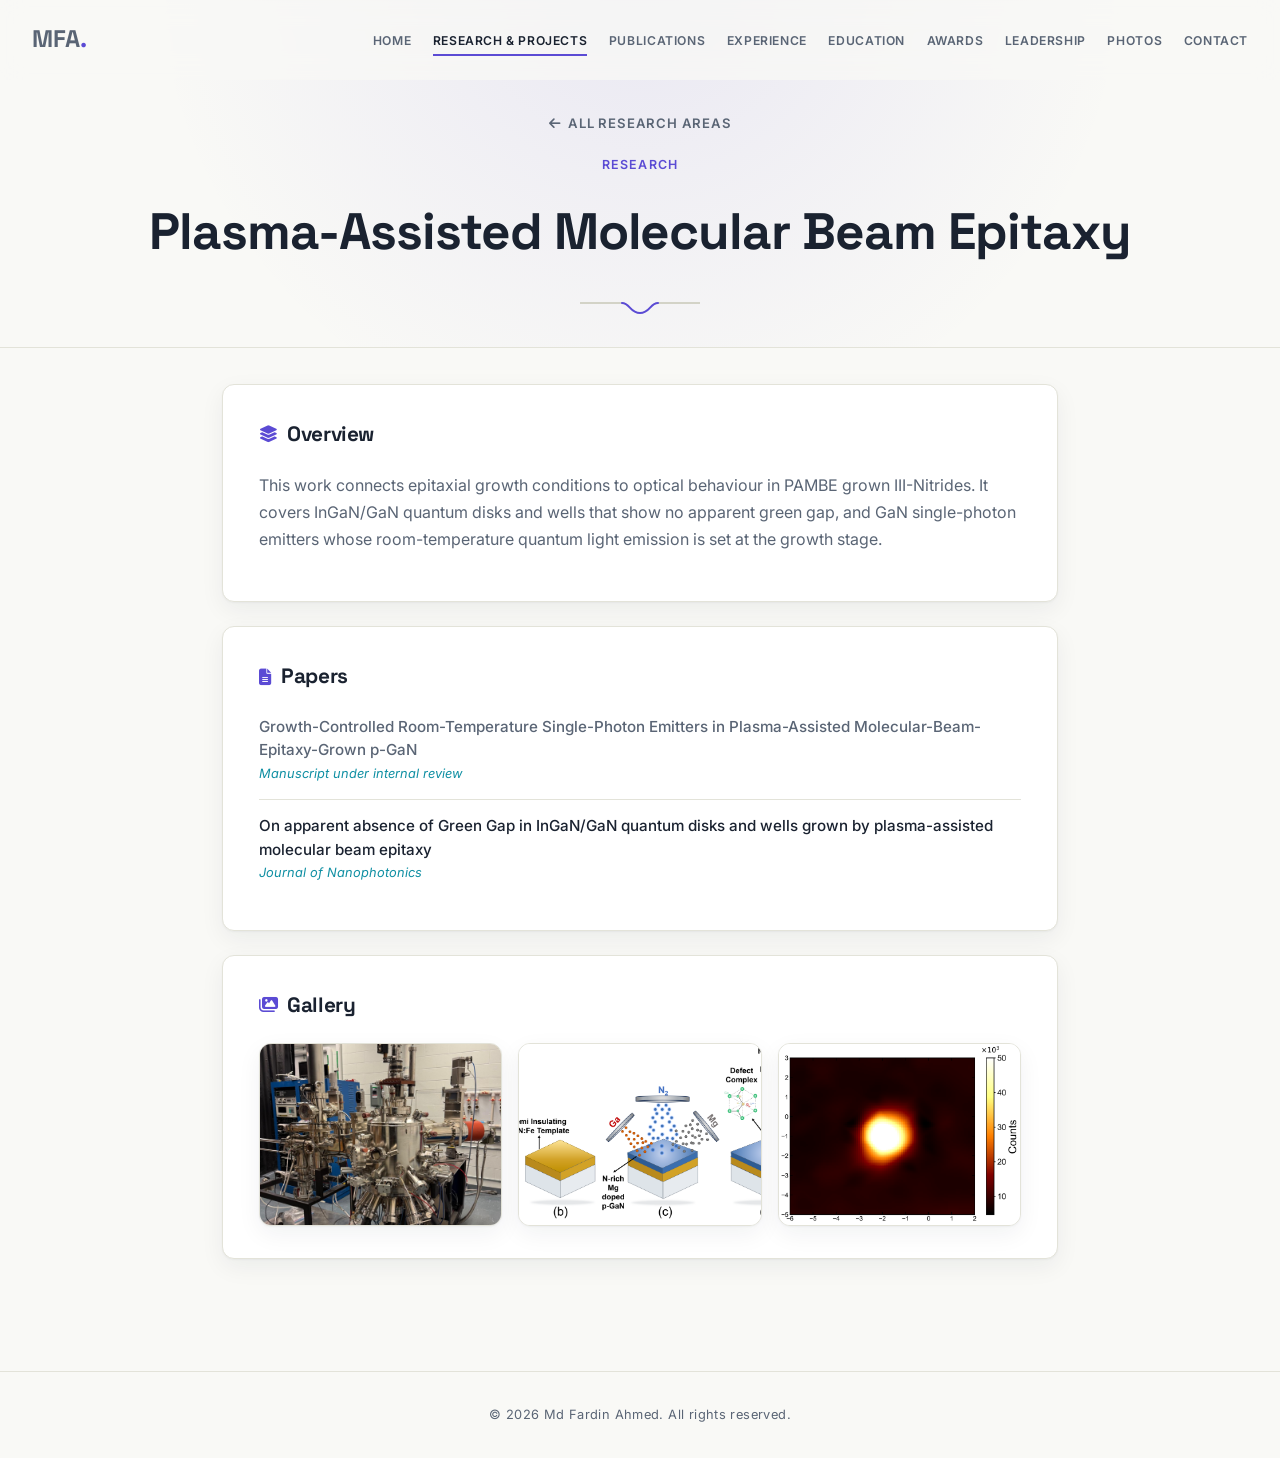
<file: research-pambe.html>
<html lang="en"><head>
    <meta charset="UTF-8">
    <meta name="viewport" content="width=device-width, initial-scale=1.0">
    <title>PAMBE | Research | Md Fardin Ahmed</title>
    <link rel="preconnect" href="https://fonts.googleapis.com">
    <link rel="preconnect" href="https://fonts.gstatic.com" crossorigin="">
    <link href="https://fonts.googleapis.com/css2?family=Space+Grotesk:wght@500;700&family=Inter:wght@400;500;600;700&display=swap" rel="stylesheet">
    <link rel="stylesheet" href="fontawesome-subset.css?v=20260922">
    <link rel="stylesheet" href="style.css?v=20260917">
</head>
<body>
    <div id="scroll-progress" aria-hidden="true"></div>

    <nav id="navbar" class="scrolled">
        <div class="nav-container">
            <a href="index.html" class="logo">MFA<span>.</span></a>
            <ul class="nav-links">
                <li><a href="index.html">Home</a></li>
                <li><a href="research.html" class="active">Research &amp; Projects</a></li>
                <li><a href="publications.html">Publications</a></li>
                <li><a href="experience.html">Experience</a></li>
                <li><a href="education.html">Education</a></li>
                <li><a href="awards.html">Awards</a></li>
                <li><a href="leadership.html">Leadership</a></li>
                <li><a href="photos.html">Photos</a></li>
                <li><a href="index.html#contact">Contact</a></li>
            </ul>
            <div class="hamburger">
                <div class="line1"></div>
                <div class="line2"></div>
                <div class="line3"></div>
            </div>
        </div>
    </nav>

    <header class="page-hero">
        <div class="container">
            <a href="research.html" class="back-link"><i class="fas fa-arrow-left"></i> All Research Areas</a>
            <span class="section-num">RESEARCH</span>
            <h1>Plasma-Assisted Molecular Beam Epitaxy</h1>
            <svg class="g2-dip" viewBox="0 0 120 24" width="120" height="24" aria-hidden="true">
                <path class="g2-line" d="M0,12 H42 M78,12 H120"></path>
                <path class="g2-curve" d="M42,12 C50,12 50,22 60,22 C70,22 70,12 78,12"></path>
            </svg>
        </div>
    </header>

    <main>
        <section class="section">
            <div class="container research-detail">
                <div class="research-block glass-card reveal">
                    <h2><i class="fas fa-layer-group"></i> Overview</h2>
                    <p>This work connects epitaxial growth conditions to optical behaviour in PAMBE grown III-Nitrides. It covers InGaN/GaN quantum disks and wells that show no apparent green gap, and GaN single-photon emitters whose room-temperature quantum light emission is set at the growth stage.</p>
                </div>

                <div class="research-block glass-card reveal">
                    <h2><i class="fas fa-file-lines"></i> Papers</h2>
                    <ul class="paper-list">
                          <li><span class="proj-nolink">Growth-Controlled Room-Temperature Single-Photon Emitters in Plasma-Assisted Molecular-Beam-Epitaxy-Grown p-GaN <span class="proj-venue">Manuscript under internal review</span></span></li>
                      
                        <li><a href="https://www.spiedigitallibrary.org/journals/journal-of-nanophotonics/volume-19/issue-4/042206/On-apparent-absence-of-Green-Gap-in-InGaN-GaN-quantum/10.1117/1.JNP.19.042206.short" target="_blank">On apparent absence of Green Gap in InGaN/GaN quantum disks and wells grown by plasma-assisted molecular beam epitaxy <span class="proj-venue">Journal of Nanophotonics</span></a></li>
                        <!-- <li><span class="proj-nolink">Growth-controlled GaN single-photon emitters for stable room-temperature quantum light <span class="proj-venue">IWN 2026 · Accepted</span></span></li> -->
                    </ul>
                </div>

                <!-- <div class="research-block glass-card reveal">
                    <h2><i class="fas fa-person-chalkboard"></i> Presentations</h2>
                    <ul class="paper-list">
                        <li><span class="proj-nolink">IWN 2026 presentation <span class="proj-venue">Details to follow after the conference</span></span></li>
                    </ul>
                </div> -->

                <div class="research-block glass-card reveal">
                    <h2><i class="fas fa-images"></i> Gallery</h2>
                    <div class="subpage-gallery">
                        <figure class="gallery-item glass-card">
                            <img src="photos/Research/Growth and Fabrication/Growth and Fabrication.png" alt="Epitaxial growth and fabrication overview" loading="lazy">
                        </figure>
                        <!-- <figure class="gallery-item glass-card">
                            <img src="photos/Research/Growth and Fabrication/Picture1.png" alt="PAMBE grown III-Nitride structure" loading="lazy">
                        </figure> -->
                        <figure class="gallery-item glass-card">
                            <img src="photos/Research/Growth and Fabrication/Fig7.png" alt="Fabrication process steps" loading="lazy">
                        </figure>
                        <figure class="gallery-item glass-card">
                            <img src="photos/Research/Growth and Fabrication/Picture2.png" alt="Epitaxial layer characterization" loading="lazy">
                        </figure>
                        
                        <!-- <figure class="gallery-item glass-card">
                            <img src="photos/Research/Growth and Fabrication/WhatsApp Image 2026-08-28 at 6.43.41 PM (4).jpeg" alt="MBE system at INRS-EMT" loading="lazy">
                        </figure> -->
                    </div>
                </div>
            </div>
        </section>
    </main>

    <footer>
        <div class="container">
            <p>© 2026 Md Fardin Ahmed. All rights reserved.</p>
        </div>
    </footer>

    <a href="#" class="back-to-top"><i class="fas fa-chevron-up"></i></a>
    <script src="script.js?v=20260917"></script>
</body></html>
</file>
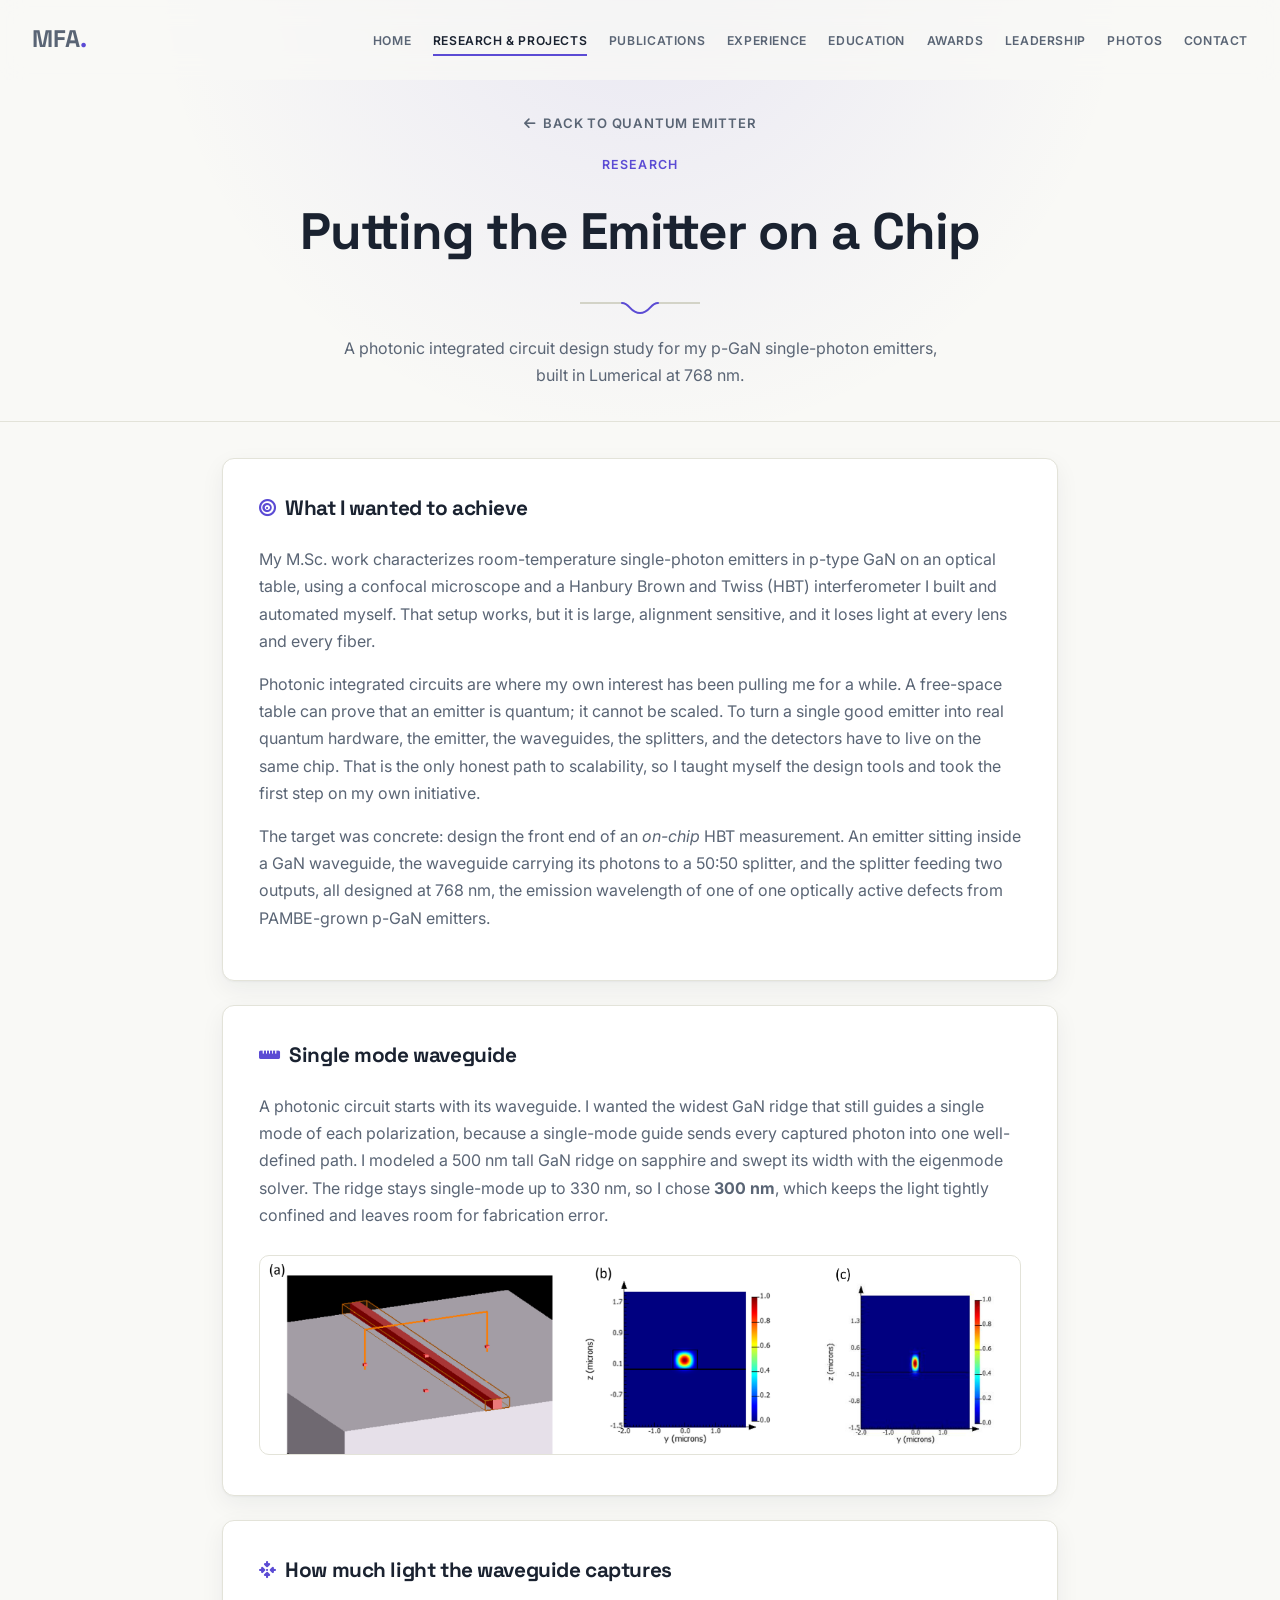
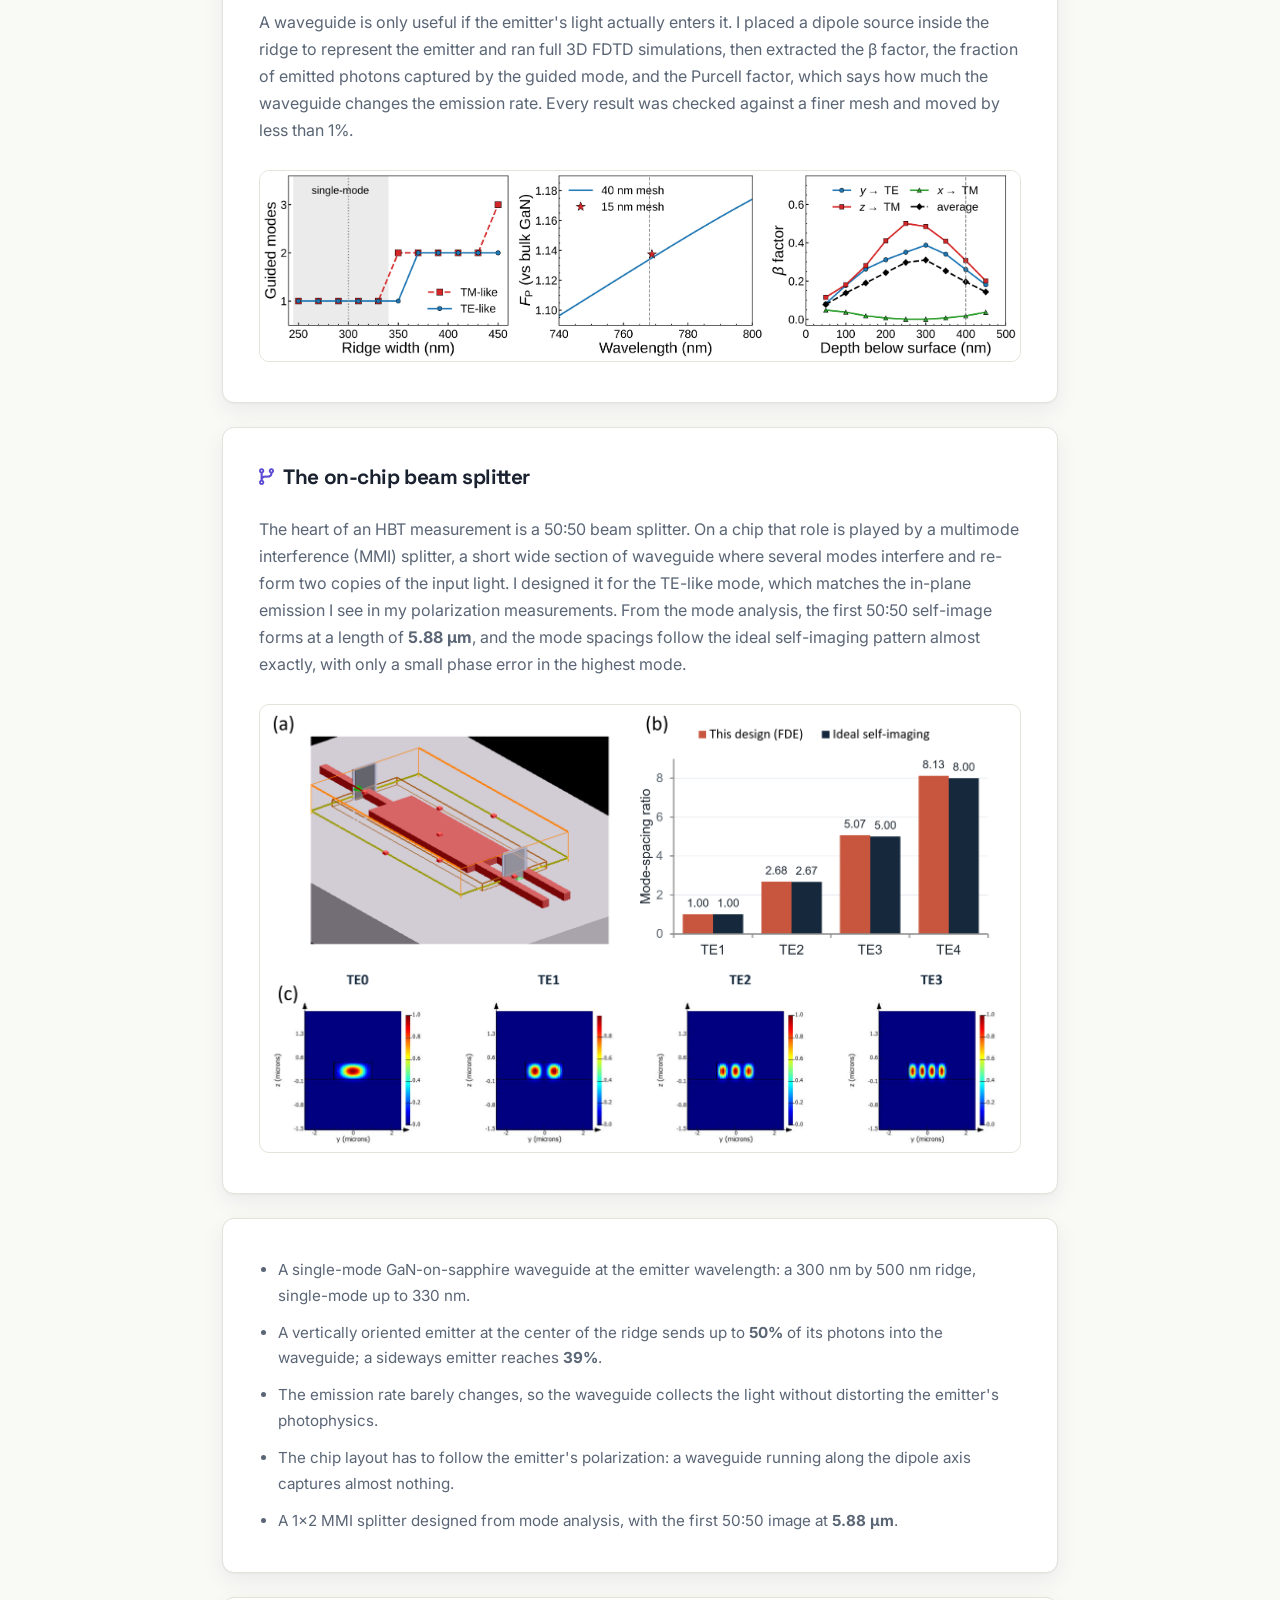
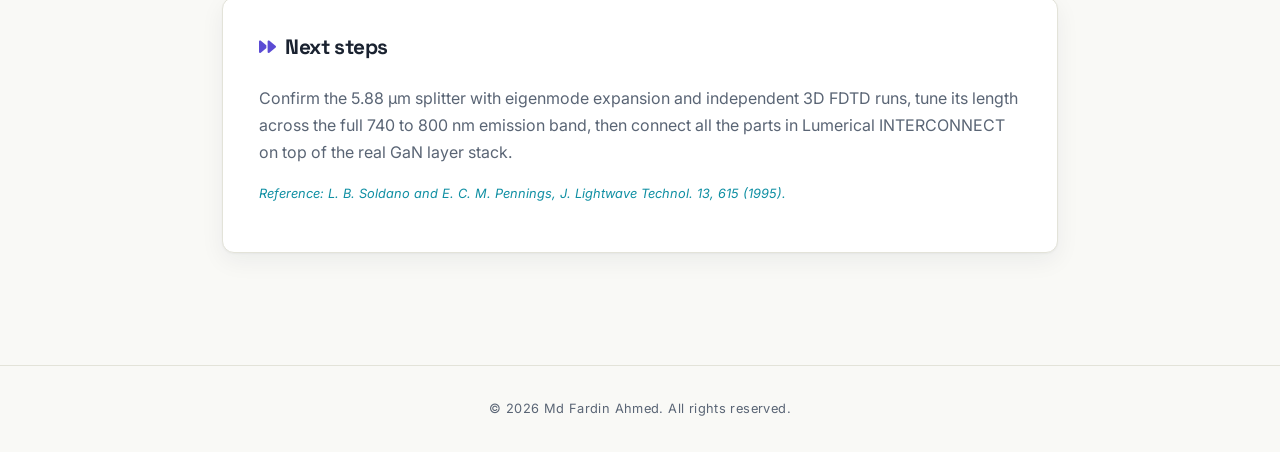
<file: research-quantum-emitter-pic.html>
<html lang="en"><head>
    <meta charset="UTF-8">
    <meta name="viewport" content="width=device-width, initial-scale=1.0">
    <title>Emitter on Chip (PIC Study) | Research | Md Fardin Ahmed</title>
    <link rel="preconnect" href="https://fonts.googleapis.com">
    <link rel="preconnect" href="https://fonts.gstatic.com" crossorigin="">
    <link href="https://fonts.googleapis.com/css2?family=Space+Grotesk:wght@500;700&family=Inter:wght@400;500;600;700&display=swap" rel="stylesheet">
    <link rel="stylesheet" href="fontawesome-subset.css?v=20260922">
    <link rel="stylesheet" href="style.css?v=20260917">
</head>
<body>
    <div id="scroll-progress" aria-hidden="true"></div>

    <nav id="navbar" class="scrolled">
        <div class="nav-container">
            <a href="index.html" class="logo">MFA<span>.</span></a>
            <ul class="nav-links">
                <li><a href="index.html">Home</a></li>
                <li><a href="research.html" class="active">Research &amp; Projects</a></li>
                <li><a href="publications.html">Publications</a></li>
                <li><a href="experience.html">Experience</a></li>
                <li><a href="education.html">Education</a></li>
                <li><a href="awards.html">Awards</a></li>
                <li><a href="leadership.html">Leadership</a></li>
                <li><a href="photos.html">Photos</a></li>
                <li><a href="index.html#contact">Contact</a></li>
            </ul>
            <div class="hamburger">
                <div class="line1"></div>
                <div class="line2"></div>
                <div class="line3"></div>
            </div>
        </div>
    </nav>

    <header class="page-hero">
        <div class="container">
            <a href="research-quantum-emitter.html" class="back-link"><i class="fas fa-arrow-left"></i> Back to Quantum Emitter</a>
            <span class="section-num">RESEARCH</span>
            <h1>Putting the Emitter on a Chip</h1>
            <svg class="g2-dip" viewBox="0 0 120 24" width="120" height="24" aria-hidden="true">
                <path class="g2-line" d="M0,12 H42 M78,12 H120"></path>
                <path class="g2-curve" d="M42,12 C50,12 50,22 60,22 C70,22 70,12 78,12"></path>
            </svg>
            <p class="page-sub">A photonic integrated circuit design study for my p-GaN single-photon emitters, built in Lumerical at 768 nm.</p>
        </div>
    </header>

    <main>
        <section class="section">
            <div class="container research-detail">

                <div class="research-block glass-card reveal">
                    <h2><i class="fas fa-bullseye"></i> What I wanted to achieve</h2>
                    <p>My M.Sc. work characterizes room-temperature single-photon emitters in p-type GaN on an optical table, using a confocal microscope and a Hanbury Brown and Twiss (HBT) interferometer I built and automated myself. That setup works, but it is large, alignment sensitive, and it loses light at every lens and every fiber.</p>
                    <p>Photonic integrated circuits are where my own interest has been pulling me for a while. A free-space table can prove that an emitter is quantum; it cannot be scaled. To turn a single good emitter into real quantum hardware, the emitter, the waveguides, the splitters, and the detectors have to live on the same chip. That is the only honest path to scalability, so I taught myself the design tools and took the first step on my own initiative.</p>
                    <p>The target was concrete: design the front end of an <em>on-chip</em> HBT measurement. An emitter sitting inside a GaN waveguide, the waveguide carrying its photons to a 50:50 splitter, and the splitter feeding two outputs, all designed at 768 nm, the emission wavelength of one of one optically active defects from PAMBE-grown p-GaN emitters.</p>
                </div>

                <div class="research-block glass-card reveal">
                    <h2><i class="fas fa-ruler-horizontal"></i> Single mode waveguide</h2>
                    <p>A photonic circuit starts with its waveguide. I wanted the widest GaN ridge that still guides a single mode of each polarization, because a single-mode guide sends every captured photon into one well-defined path. I modeled a 500 nm tall GaN ridge on sapphire and swept its width with the eigenmode solver. The ridge stays single-mode up to 330 nm, so I chose <strong>300 nm</strong>, which keeps the light tightly confined and leaves room for fabrication error.</p>
                    <figure class="block-figure">
                        <img src="photos/Research/QE/PIC/waveguide-modes.png" alt="Lumerical MODE waveguide model and mode profiles for a GaN ridge on sapphire" loading="lazy">
                        <!-- <figcaption><strong>Figure 1.</strong> (a) The waveguide model in Lumerical MODE: a GaN ridge (red) on a sapphire substrate, with the solver cross-section and mesh region. (b) The fundamental mode of a first test ridge, 0.8 µm wide, which is too wide and guides several modes. (c) The fundamental mode of the final 300 nm by 500 nm ridge, with the light tightly confined inside the GaN.</figcaption> -->
                    </figure>
                </div>

                <div class="research-block glass-card reveal">
                    <h2><i class="fas fa-arrows-to-dot"></i> How much light the waveguide captures</h2>
                    <p>A waveguide is only useful if the emitter's light actually enters it. I placed a dipole source inside the ridge to represent the emitter and ran full 3D FDTD simulations, then extracted the &beta; factor, the fraction of emitted photons captured by the guided mode, and the Purcell factor, which says how much the waveguide changes the emission rate. Every result was checked against a finer mesh and moved by less than 1%.</p>
                    <figure class="block-figure">
                        <img src="photos/Research/QE/PIC/coupling-beta-purcell.png" alt="Mode count versus ridge width, Purcell factor spectrum, and beta factor versus emitter depth" loading="lazy">
                        <!-- <figcaption><strong>Figure 2.</strong> Left: number of guided TE-like and TM-like modes versus ridge width at 750 nm; the shaded region is single-mode and the dotted line marks the chosen 300 nm width. Middle: Purcell factor versus wavelength for a lateral dipole at the ridge center, with the star marking the fine-mesh check at 768 nm. Right: &beta; factor at 768 nm versus emitter depth for three dipole orientations and their average; the dashed line marks the measured depth of my emitters, 400 nm below the surface.</figcaption> -->
                    </figure>
                </div>

                <div class="research-block glass-card reveal">
                    <h2><i class="fas fa-code-branch"></i> The on-chip beam splitter</h2>
                    <p>The heart of an HBT measurement is a 50:50 beam splitter. On a chip that role is played by a multimode interference (MMI) splitter, a short wide section of waveguide where several modes interfere and re-form two copies of the input light. I designed it for the TE-like mode, which matches the in-plane emission I see in my polarization measurements. From the mode analysis, the first 50:50 self-image forms at a length of <strong>5.88 µm</strong>, and the mode spacings follow the ideal self-imaging pattern almost exactly, with only a small phase error in the highest mode.</p>
                    <figure class="block-figure">
                        <img src="photos/Research/QE/PIC/mmi-splitter.png" alt="1x2 MMI splitter model, mode spacing against the self-imaging condition, and the first four TE-like modes" loading="lazy">
                        <!-- <figcaption><strong>Figure 3.</strong> (a) The 1&times;2 MMI splitter model: 300 nm input and output waveguides joined by a 2.0 µm wide GaN section. (b) Spacing between the modes of the wide section compared with the ideal self-imaging condition; the close match means the two output images should form cleanly. (c) The first four TE-like modes of the wide section at 768 nm.</figcaption> -->
                    </figure>
                </div>

                <div class="research-block glass-card reveal">
                    <!-- <h2><i class="fas fa-square-poll-vertical"></i> What I got</h2> -->
                    <ul class="result-list">
                        <li>A single-mode GaN-on-sapphire waveguide at the emitter wavelength: a 300 nm by 500 nm ridge, single-mode up to 330 nm.</li>
                        <li>A vertically oriented emitter at the center of the ridge sends up to <strong>50%</strong> of its photons into the waveguide; a sideways emitter reaches <strong>39%</strong>.</li>
                        <!-- <li>At the depth where my real emitters sit, 400 nm below the surface, the waveguide still captures <strong>26% to 31%</strong> of the light depending on orientation.</li> -->
                        <li>The emission rate barely changes, so the waveguide collects the light without distorting the emitter's photophysics.</li>
                        <li>The chip layout has to follow the emitter's polarization: a waveguide running along the dipole axis captures almost nothing.</li>
                        <li>A 1&times;2 MMI splitter designed from mode analysis, with the first 50:50 image at <strong>5.88 µm</strong>.</li>
                    </ul>
                    <!-- <table class="status-table">
                        <tbody>
                        <tr><th>Design milestone</th><th>Status</th></tr>
                        <tr><td>Single-mode waveguide at the emitter wavelength</td><td>Done</td></tr>
                        <tr><td>Emitter coupling calculated (&beta; up to 0.50)</td><td>Done</td></tr>
                        <tr><td>Splitter designed from mode analysis (5.88 µm)</td><td>Done</td></tr>
                        <tr><td>Splitter confirmed by full propagation simulation</td><td>In progress</td></tr>
                        <tr><td>Circuit model of the complete HBT front end</td><td>Planned</td></tr>
                        </tbody>
                    </table> -->
                </div>

                <div class="research-block glass-card reveal">
                    <h2><i class="fas fa-forward"></i> Next steps</h2>
                    <p>Confirm the 5.88 µm splitter with eigenmode expansion and independent 3D FDTD runs, tune its length across the full 740 to 800 nm emission band, then connect all the parts in Lumerical INTERCONNECT on top of the real GaN layer stack.</p>
                    <p class="proj-venue">Reference: L. B. Soldano and E. C. M. Pennings, J. Lightwave Technol. 13, 615 (1995).</p>
                </div>

            </div>
        </section>
    </main>

    <footer>
        <div class="container">
            <p>© 2026 Md Fardin Ahmed. All rights reserved.</p>
        </div>
    </footer>

    <a href="#" class="back-to-top"><i class="fas fa-chevron-up"></i></a>
    <script src="script.js?v=20260917"></script>
</body></html>
</file>
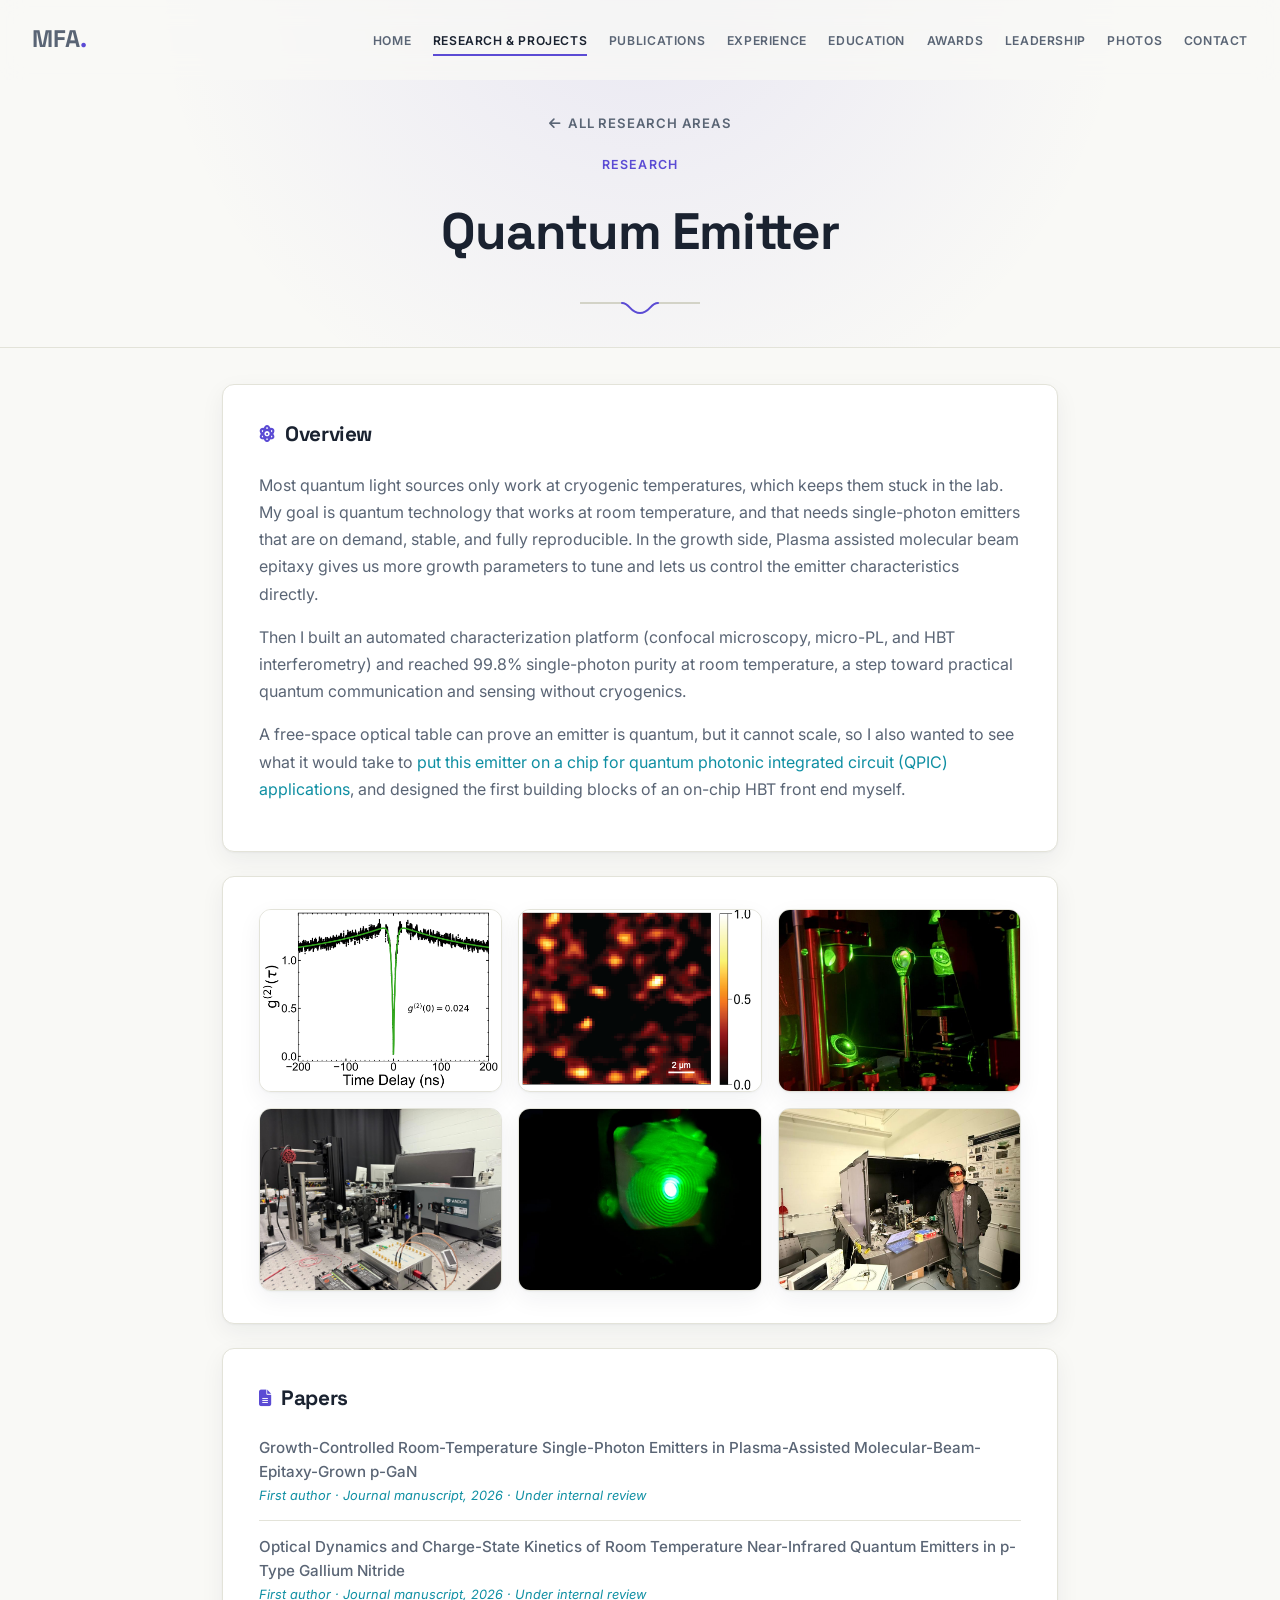
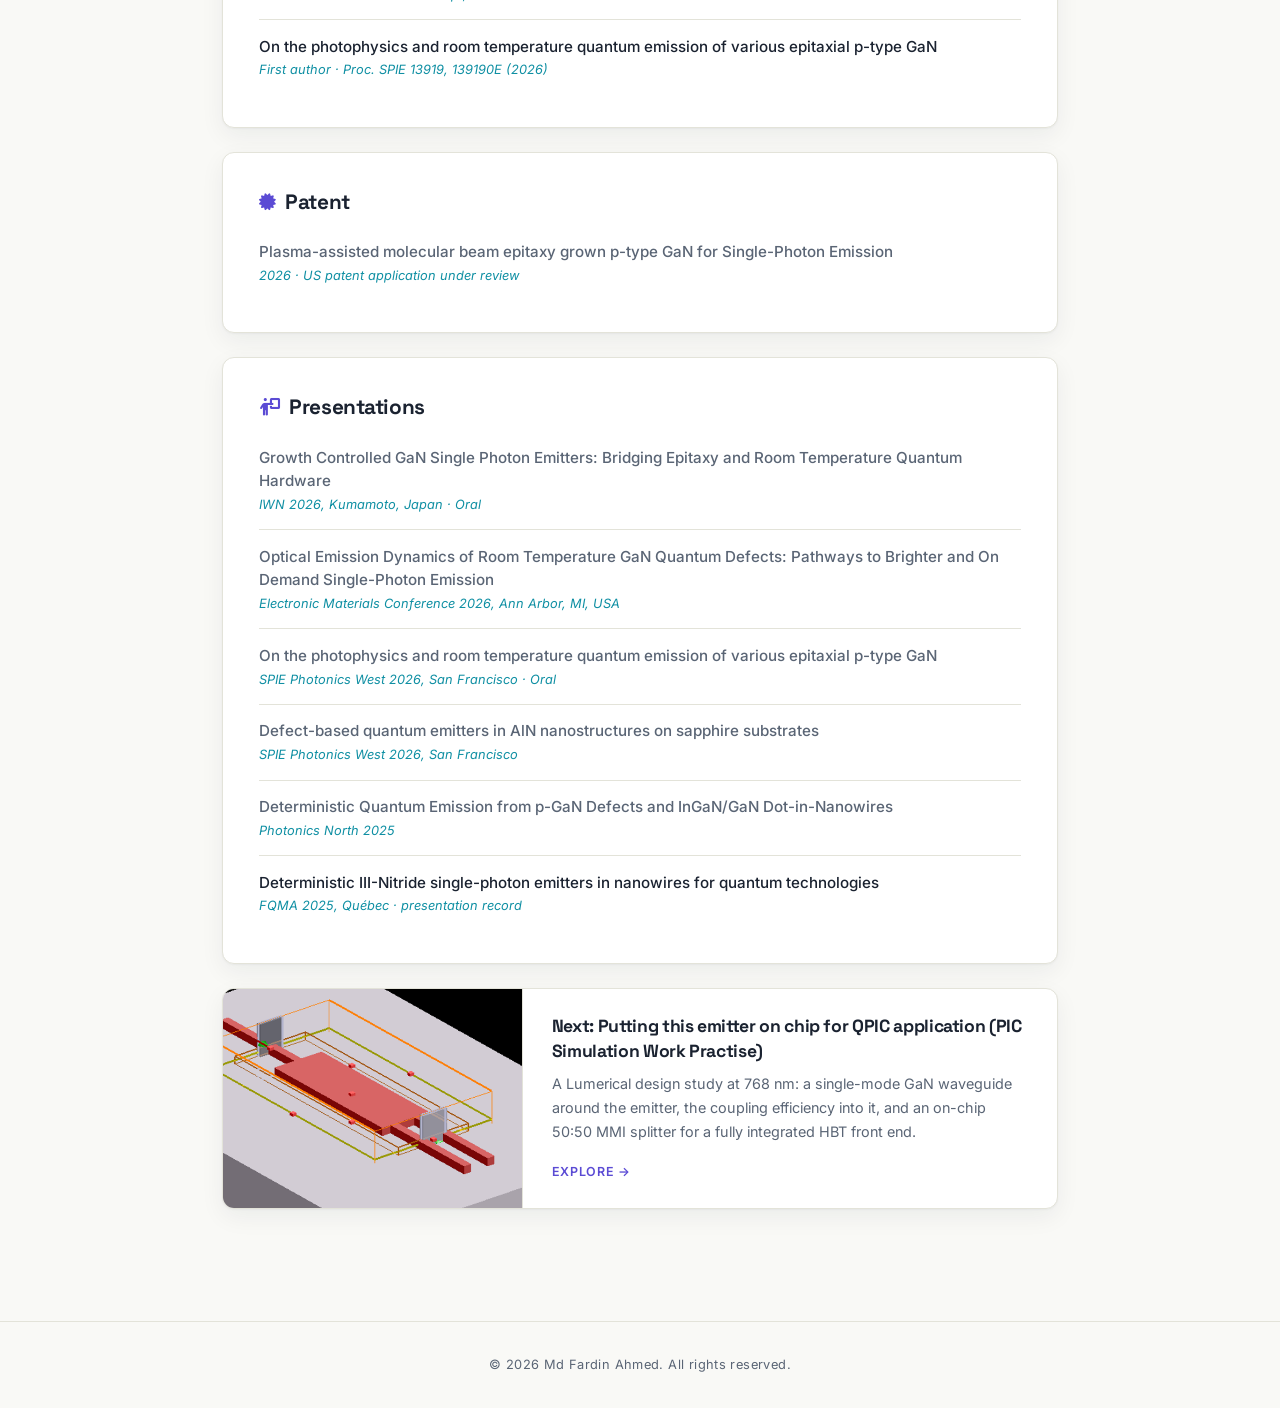
<file: research-quantum-emitter.html>
<html lang="en"><head>
    <meta charset="UTF-8">
    <meta name="viewport" content="width=device-width, initial-scale=1.0">
    <title>Quantum Emitter | Research | Md Fardin Ahmed</title>
    <link rel="preconnect" href="https://fonts.googleapis.com">
    <link rel="preconnect" href="https://fonts.gstatic.com" crossorigin="">
    <link href="https://fonts.googleapis.com/css2?family=Space+Grotesk:wght@500;700&family=Inter:wght@400;500;600;700&display=swap" rel="stylesheet">
    <link rel="stylesheet" href="fontawesome-subset.css?v=20260922">
    <link rel="stylesheet" href="style.css?v=20260917">
</head>
<body>
    <div id="scroll-progress" aria-hidden="true"></div>

    <nav id="navbar" class="scrolled">
        <div class="nav-container">
            <a href="index.html" class="logo">MFA<span>.</span></a>
            <ul class="nav-links">
                <li><a href="index.html">Home</a></li>
                <li><a href="research.html" class="active">Research &amp; Projects</a></li>
                <li><a href="publications.html">Publications</a></li>
                <li><a href="experience.html">Experience</a></li>
                <li><a href="education.html">Education</a></li>
                <li><a href="awards.html">Awards</a></li>
                <li><a href="leadership.html">Leadership</a></li>
                <li><a href="photos.html">Photos</a></li>
                <li><a href="index.html#contact">Contact</a></li>
            </ul>
            <div class="hamburger">
                <div class="line1"></div>
                <div class="line2"></div>
                <div class="line3"></div>
            </div>
        </div>
    </nav>

    <header class="page-hero">
        <div class="container">
            <a href="research.html" class="back-link"><i class="fas fa-arrow-left"></i> All Research Areas</a>
            <span class="section-num">RESEARCH</span>
            <h1>Quantum Emitter</h1>
            <svg class="g2-dip" viewBox="0 0 120 24" width="120" height="24" aria-hidden="true">
                <path class="g2-line" d="M0,12 H42 M78,12 H120"></path>
                <path class="g2-curve" d="M42,12 C50,12 50,22 60,22 C70,22 70,12 78,12"></path>
            </svg>
        </div>
    </header>

    <main>
        <section class="section">
            <div class="container research-detail">
                <div class="research-block glass-card reveal">
                    <h2><i class="fas fa-atom"></i> Overview</h2>
                    <p>Most quantum light sources only work at cryogenic temperatures, which keeps them stuck in the lab. My goal is quantum technology that works at room temperature, and that needs single-photon emitters that are on demand, stable, and fully reproducible. In the growth side, Plasma assisted molecular beam epitaxy gives us more growth parameters to tune and lets us control the emitter characteristics directly.</p> 
                    <p>Then I built an automated characterization platform (confocal microscopy, micro-PL, and HBT interferometry) and reached 99.8% single-photon purity at room temperature, a step toward practical quantum communication and sensing without cryogenics.</p>
                    <p>A free-space optical table can prove an emitter is quantum, but it cannot scale, so I also wanted to see what it would take to <a href="research-quantum-emitter-pic.html">put this emitter on a chip for quantum photonic integrated circuit (QPIC) applications</a>, and designed the first building blocks of an on-chip HBT front end myself.</p>
                </div>
                <div class="research-block glass-card reveal">
                    <div class="subpage-gallery">
                        <figure class="gallery-item glass-card">
                            <img src="photos/Research/QE/Picture3.png" alt="Quantum emitter measurement data" loading="lazy">
                        </figure>
                        <figure class="gallery-item glass-card">
                            <img src="photos/Research/QE/Picture4.png" alt="Single-photon emitter characterization" loading="lazy">
                        </figure>
                        <figure class="gallery-item glass-card">
                            <img src="photos/Research/QE/Quantum  2.jfif" alt="Quantum optics setup at INRS-EMT" loading="lazy">
                        </figure>
                        <figure class="gallery-item glass-card">
                            <img src="photos/Research/QE/WhatsApp Image 2026-08-28 at 6.03.02 PM (2).jpeg" alt="Confocal microscopy and HBT setup" loading="lazy">
                        </figure>
                        <figure class="gallery-item glass-card">
                            <img src="photos/Research/QE/WhatsApp Image 2026-08-28 at 6.03.03 PM.jpeg" alt="Optical table alignment work" loading="lazy">
                        </figure>
                        <figure class="gallery-item glass-card">
                            <img src="photos/Research/QE/WhatsApp Image 2026-08-28 at 6.35.19 PM (4).jpeg" alt="Quantum emitter laboratory work" loading="lazy">
                        </figure>
                    </div>
                </div>
                <div class="research-block glass-card reveal">
                    <h2><i class="fas fa-file-lines"></i> Papers</h2>
                    <ul class="paper-list">
                        <li><span class="proj-nolink">Growth-Controlled Room-Temperature Single-Photon Emitters in Plasma-Assisted Molecular-Beam-Epitaxy-Grown p-GaN <span class="proj-venue">First author · Journal manuscript, 2026 · Under internal review</span></span></li>
                        <li><span class="proj-nolink">Optical Dynamics and Charge-State Kinetics of Room Temperature Near-Infrared Quantum Emitters in p-Type Gallium Nitride <span class="proj-venue">First author · Journal manuscript, 2026 · Under internal review</span></span></li>
                        <li><a href="https://www.spiedigitallibrary.org/conference-proceedings-of-spie/13919/139190E/On-the-photophysics-and-room-temperature-quantum-emission-of-various/10.1117/12.3082430.short" target="_blank">On the photophysics and room temperature quantum emission of various epitaxial p-type GaN <span class="proj-venue">First author · Proc. SPIE 13919, 139190E (2026)</span></a></li>
                    </ul>
                </div>
                <div class="research-block glass-card reveal">
                    <h2><i class="fas fa-certificate"></i> Patent</h2>
                    <ul class="paper-list">
                        <li><span class="proj-nolink">Plasma-assisted molecular beam epitaxy grown p-type GaN for Single-Photon Emission <span class="proj-venue">2026 · US patent application under review</span></span></li>
                    </ul>
                </div>

                

                <div class="research-block glass-card reveal">
                    <h2><i class="fas fa-person-chalkboard"></i> Presentations</h2>
                    <ul class="paper-list">
                        <li><span class="proj-nolink">Growth Controlled GaN Single Photon Emitters: Bridging Epitaxy and Room Temperature Quantum Hardware <span class="proj-venue">IWN 2026, Kumamoto, Japan · Oral</span></span></li>
                        <li><span class="proj-nolink">Optical Emission Dynamics of Room Temperature GaN Quantum Defects: Pathways to Brighter and On Demand Single-Photon Emission <span class="proj-venue">Electronic Materials Conference 2026, Ann Arbor, MI, USA</span></span></li>
                        <li><span class="proj-nolink">On the photophysics and room temperature quantum emission of various epitaxial p-type GaN <span class="proj-venue">SPIE Photonics West 2026, San Francisco · Oral</span></span></li>
                        <li><span class="proj-nolink">Defect-based quantum emitters in AlN nanostructures on sapphire substrates <span class="proj-venue">SPIE Photonics West 2026, San Francisco</span></span></li>
                        <li><span class="proj-nolink">Deterministic Quantum Emission from p-GaN Defects and InGaN/GaN Dot-in-Nanowires <span class="proj-venue">Photonics North 2025</span></span></li>
                        <li><a href="https://doi.org/10.6084/m9.figshare.31989189" target="_blank">Deterministic III-Nitride single-photon emitters in nanowires for quantum technologies <span class="proj-venue">FQMA 2025, Québec · presentation record</span></a></li>
                    </ul>
                </div>
                <a href="research-quantum-emitter-pic.html" class="next-card glass-card reveal">
                    <div class="next-card-visual">
                        <img src="photos/Research/QE/PIC/cover.png" alt="On-chip GaN waveguide and MMI splitter design for an integrated HBT measurement" loading="lazy">
                    </div>
                    <div class="next-card-body">
                        <h3>Next: Putting this emitter on chip for QPIC application (PIC Simulation Work Practise)</h3>
                        <p>A Lumerical design study at 768 nm: a single-mode GaN waveguide around the emitter, the coupling efficiency into it, and an on-chip 50:50 MMI splitter for a fully integrated HBT front end.</p>
                        <span class="next-card-cta">Explore →</span>
                </div>
                </a>
                

            </div>
        </section>
    </main>

    <footer>
        <div class="container">
            <p>© 2026 Md Fardin Ahmed. All rights reserved.</p>
        </div>
    </footer>

    <a href="#" class="back-to-top"><i class="fas fa-chevron-up"></i></a>
    <script src="script.js?v=20260917"></script>
</body></html>
</file>
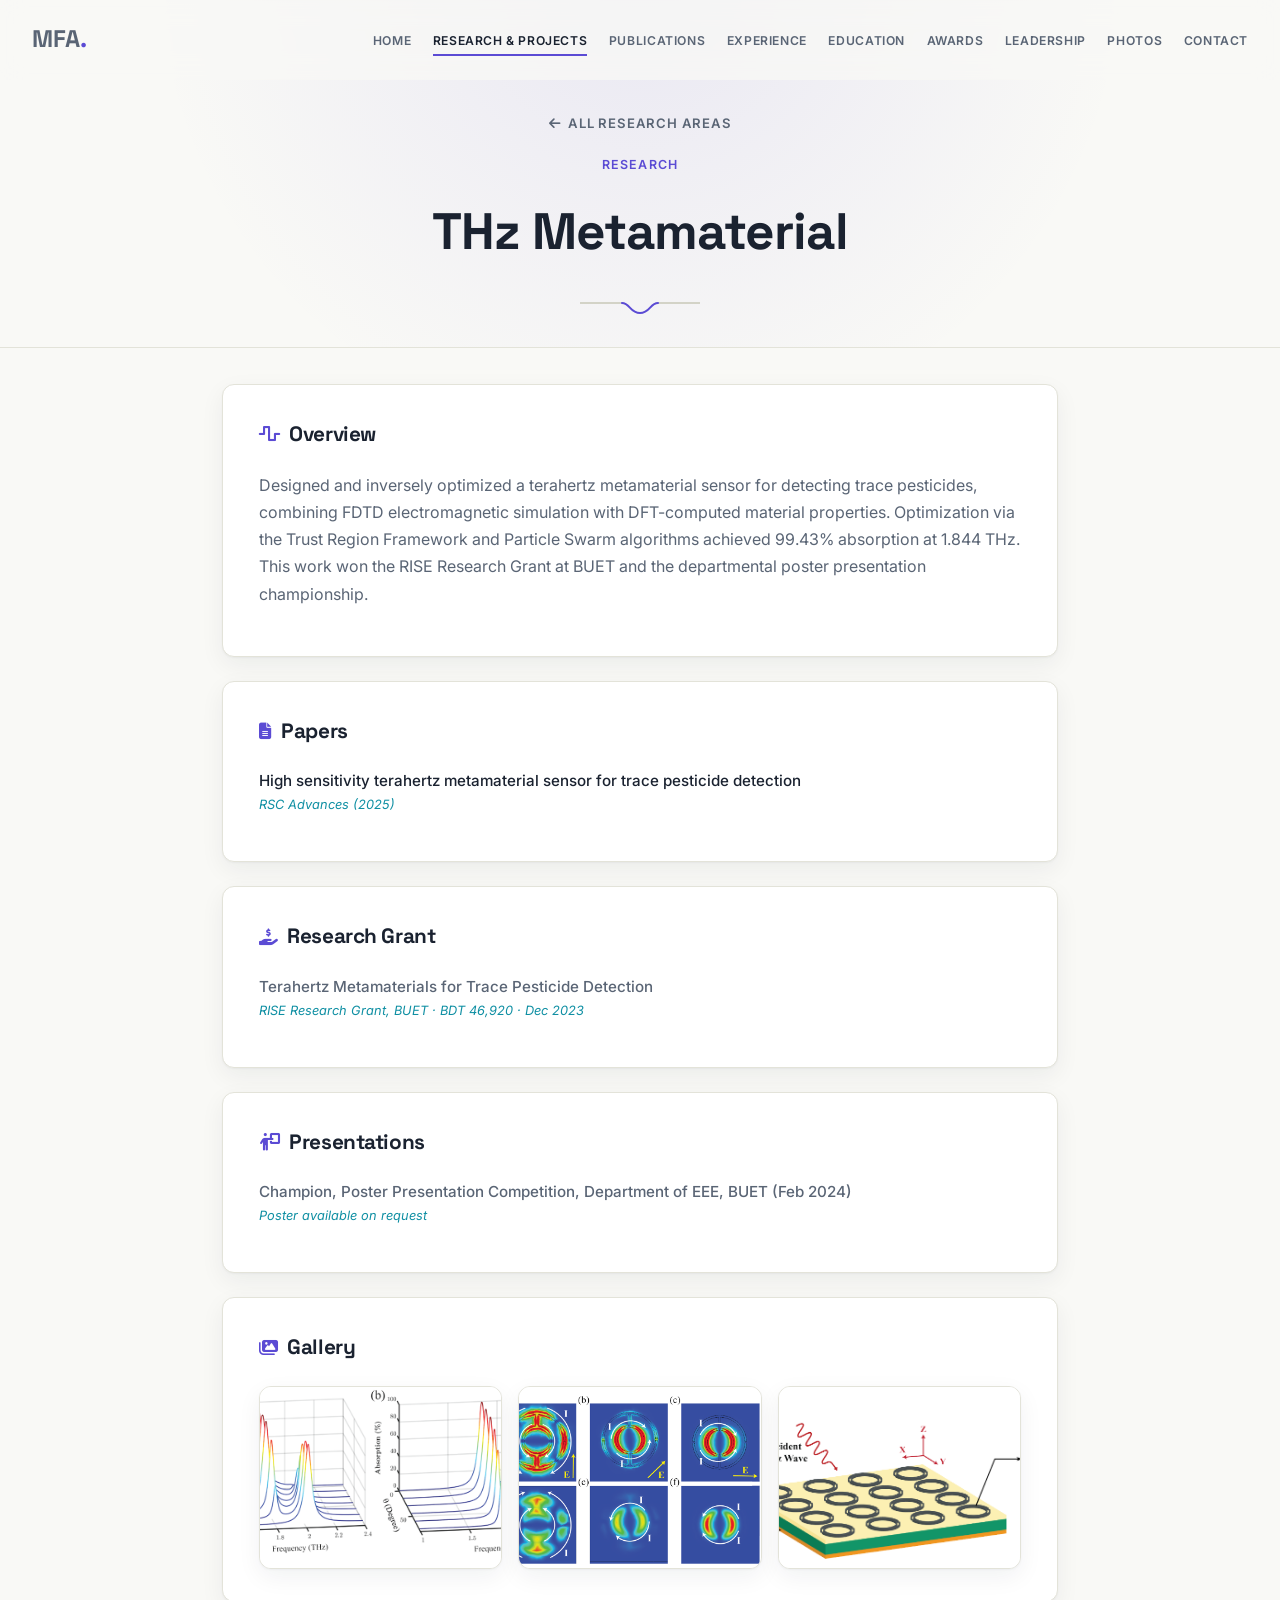
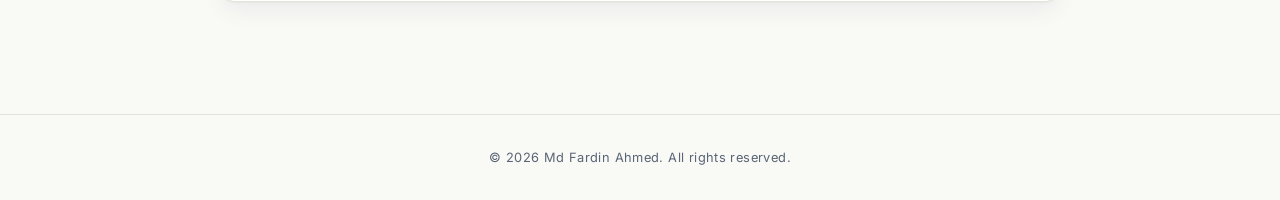
<file: research-thz.html>
<html lang="en"><head>
    <meta charset="UTF-8">
    <meta name="viewport" content="width=device-width, initial-scale=1.0">
    <title>THz Metamaterial | Research | Md Fardin Ahmed</title>
    <link rel="preconnect" href="https://fonts.googleapis.com">
    <link rel="preconnect" href="https://fonts.gstatic.com" crossorigin="">
    <link href="https://fonts.googleapis.com/css2?family=Space+Grotesk:wght@500;700&family=Inter:wght@400;500;600;700&display=swap" rel="stylesheet">
    <link rel="stylesheet" href="fontawesome-subset.css?v=20260922">
    <link rel="stylesheet" href="style.css?v=20260917">
</head>
<body>
    <div id="scroll-progress" aria-hidden="true"></div>

    <nav id="navbar" class="scrolled">
        <div class="nav-container">
            <a href="index.html" class="logo">MFA<span>.</span></a>
            <ul class="nav-links">
                <li><a href="index.html">Home</a></li>
                <li><a href="research.html" class="active">Research &amp; Projects</a></li>
                <li><a href="publications.html">Publications</a></li>
                <li><a href="experience.html">Experience</a></li>
                <li><a href="education.html">Education</a></li>
                <li><a href="awards.html">Awards</a></li>
                <li><a href="leadership.html">Leadership</a></li>
                <li><a href="photos.html">Photos</a></li>
                <li><a href="index.html#contact">Contact</a></li>
            </ul>
            <div class="hamburger">
                <div class="line1"></div>
                <div class="line2"></div>
                <div class="line3"></div>
            </div>
        </div>
    </nav>

    <header class="page-hero">
        <div class="container">
            <a href="research.html" class="back-link"><i class="fas fa-arrow-left"></i> All Research Areas</a>
            <span class="section-num">RESEARCH</span>
            <h1>THz Metamaterial</h1>
            <svg class="g2-dip" viewBox="0 0 120 24" width="120" height="24" aria-hidden="true">
                <path class="g2-line" d="M0,12 H42 M78,12 H120"></path>
                <path class="g2-curve" d="M42,12 C50,12 50,22 60,22 C70,22 70,12 78,12"></path>
            </svg>
        </div>
    </header>

    <main>
        <section class="section">
            <div class="container research-detail">
                <div class="research-block glass-card reveal">
                    <h2><i class="fas fa-wave-square"></i> Overview</h2>
                    <p>Designed and inversely optimized a terahertz metamaterial sensor for detecting trace pesticides, combining FDTD electromagnetic simulation with DFT-computed material properties. Optimization via the Trust Region Framework and Particle Swarm algorithms achieved 99.43% absorption at 1.844 THz. This work won the RISE Research Grant at BUET and the departmental poster presentation championship.</p>
                </div>

                <div class="research-block glass-card reveal">
                    <h2><i class="fas fa-file-lines"></i> Papers</h2>
                    <ul class="paper-list">
                        <li><a href="https://pubs.rsc.org/en/content/articlelanding/2025/ra/d5ra01143d" target="_blank">High sensitivity terahertz metamaterial sensor for trace pesticide detection <span class="proj-venue">RSC Advances (2025)</span></a></li>
                    </ul>
                </div>

                <div class="research-block glass-card reveal">
                    <h2><i class="fas fa-hand-holding-dollar"></i>Research Grant</h2>
                    <ul class="paper-list">
                        <li><span class="proj-nolink">Terahertz Metamaterials for Trace Pesticide Detection <span class="proj-venue">RISE Research Grant, BUET · BDT 46,920 · Dec 2023</span></span></li>
                    </ul>
                </div>

                <div class="research-block glass-card reveal">
                    <h2><i class="fas fa-person-chalkboard"></i> Presentations</h2>
                    <ul class="paper-list">
                        <li><span class="proj-nolink">Champion, Poster Presentation Competition, Department of EEE, BUET (Feb 2024) <span class="proj-venue">Poster available on request</span></span></li>
                    </ul>
                </div>

                <div class="research-block glass-card reveal">
                    <h2><i class="fas fa-images"></i> Gallery</h2>
                    <div class="subpage-gallery">
                        <figure class="gallery-item glass-card">
                            <img src="photos/Research/Metamaterial/Screenshot_1.png" alt="THz metamaterial unit cell design" loading="lazy">
                        </figure>
                        <figure class="gallery-item glass-card">
                            <img src="photos/Research/Metamaterial/Screenshot_2.png" alt="Absorption spectrum of the THz sensor" loading="lazy">
                        </figure>
                        <figure class="gallery-item glass-card">
                            <img src="photos/Research/Metamaterial/Screenshot_3.png" alt="Sensitivity analysis of the metamaterial sensor" loading="lazy">
                        </figure>
                        
                    </div>
                </div>
            </div>
        </section>
    </main>

    <footer>
        <div class="container">
            <p>© 2026 Md Fardin Ahmed. All rights reserved.</p>
        </div>
    </footer>

    <a href="#" class="back-to-top"><i class="fas fa-chevron-up"></i></a>
    <script src="script.js?v=20260917"></script>
</body></html>
</file>
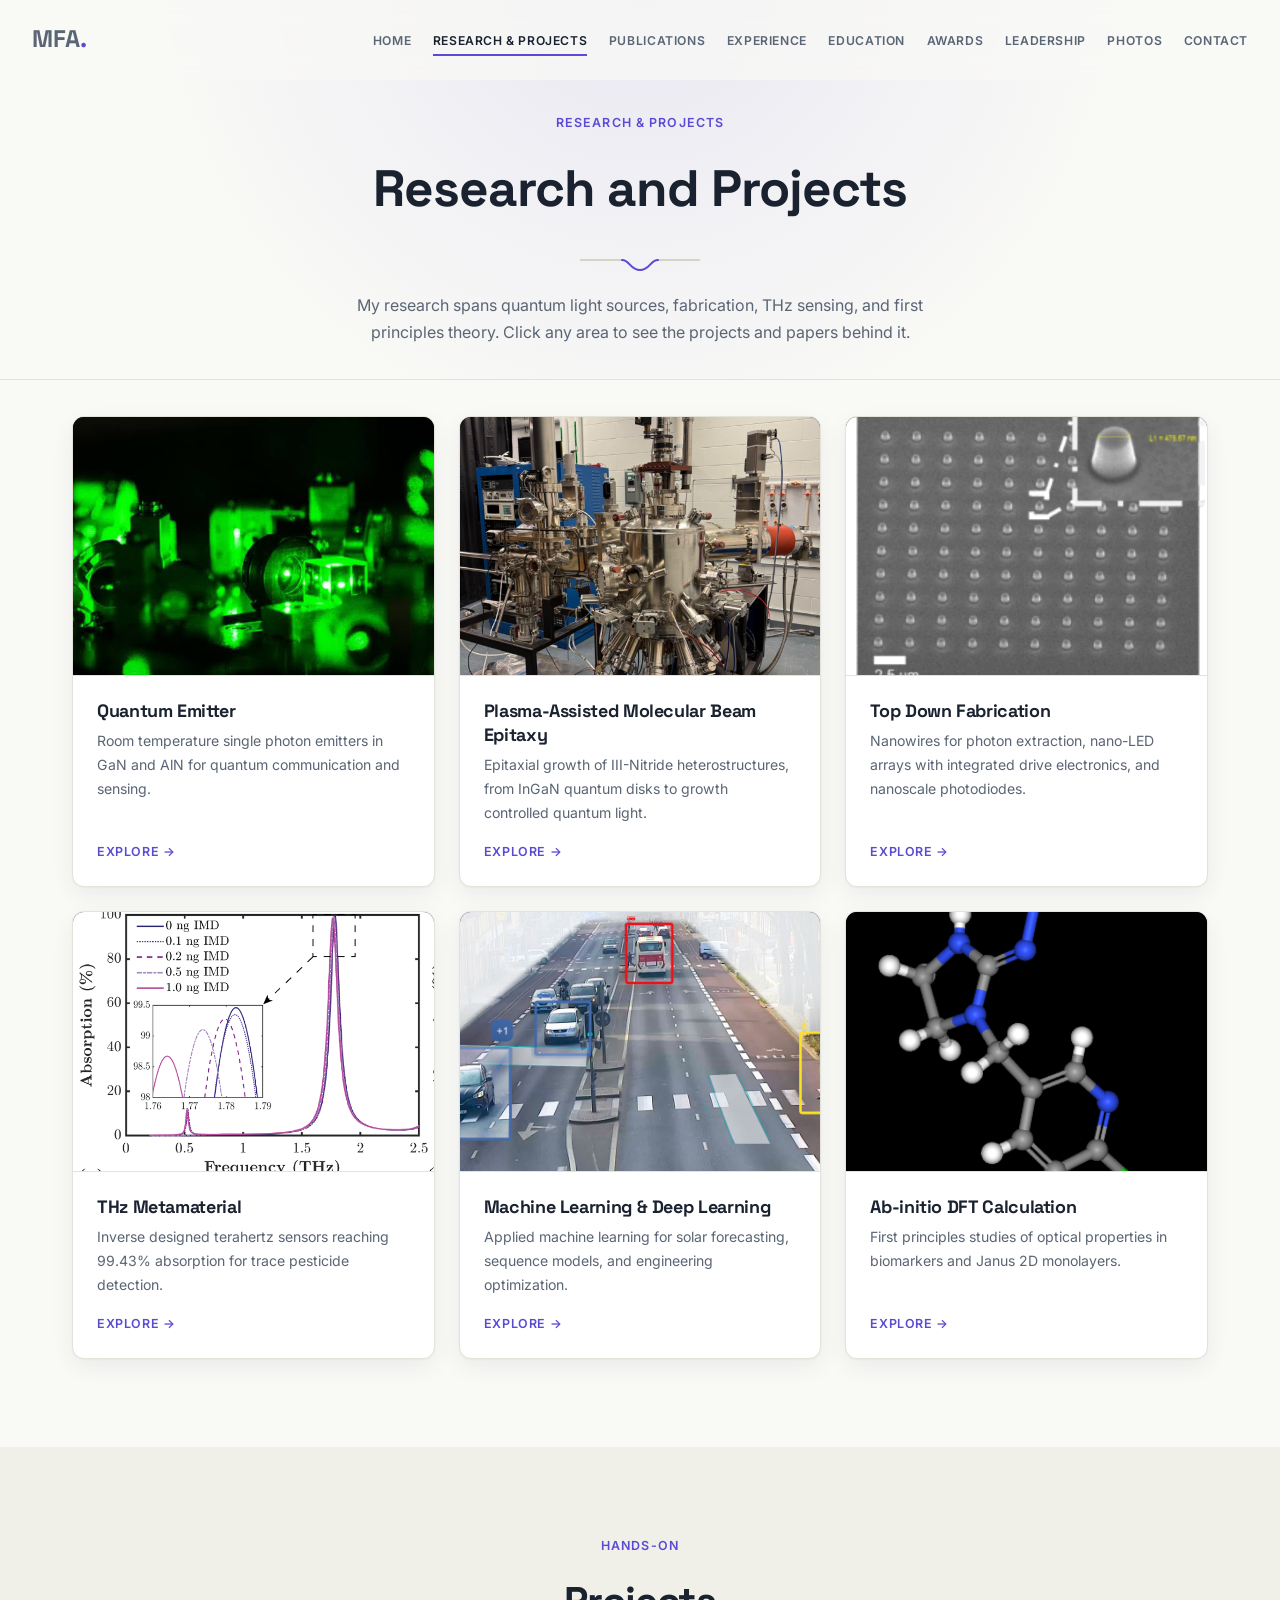
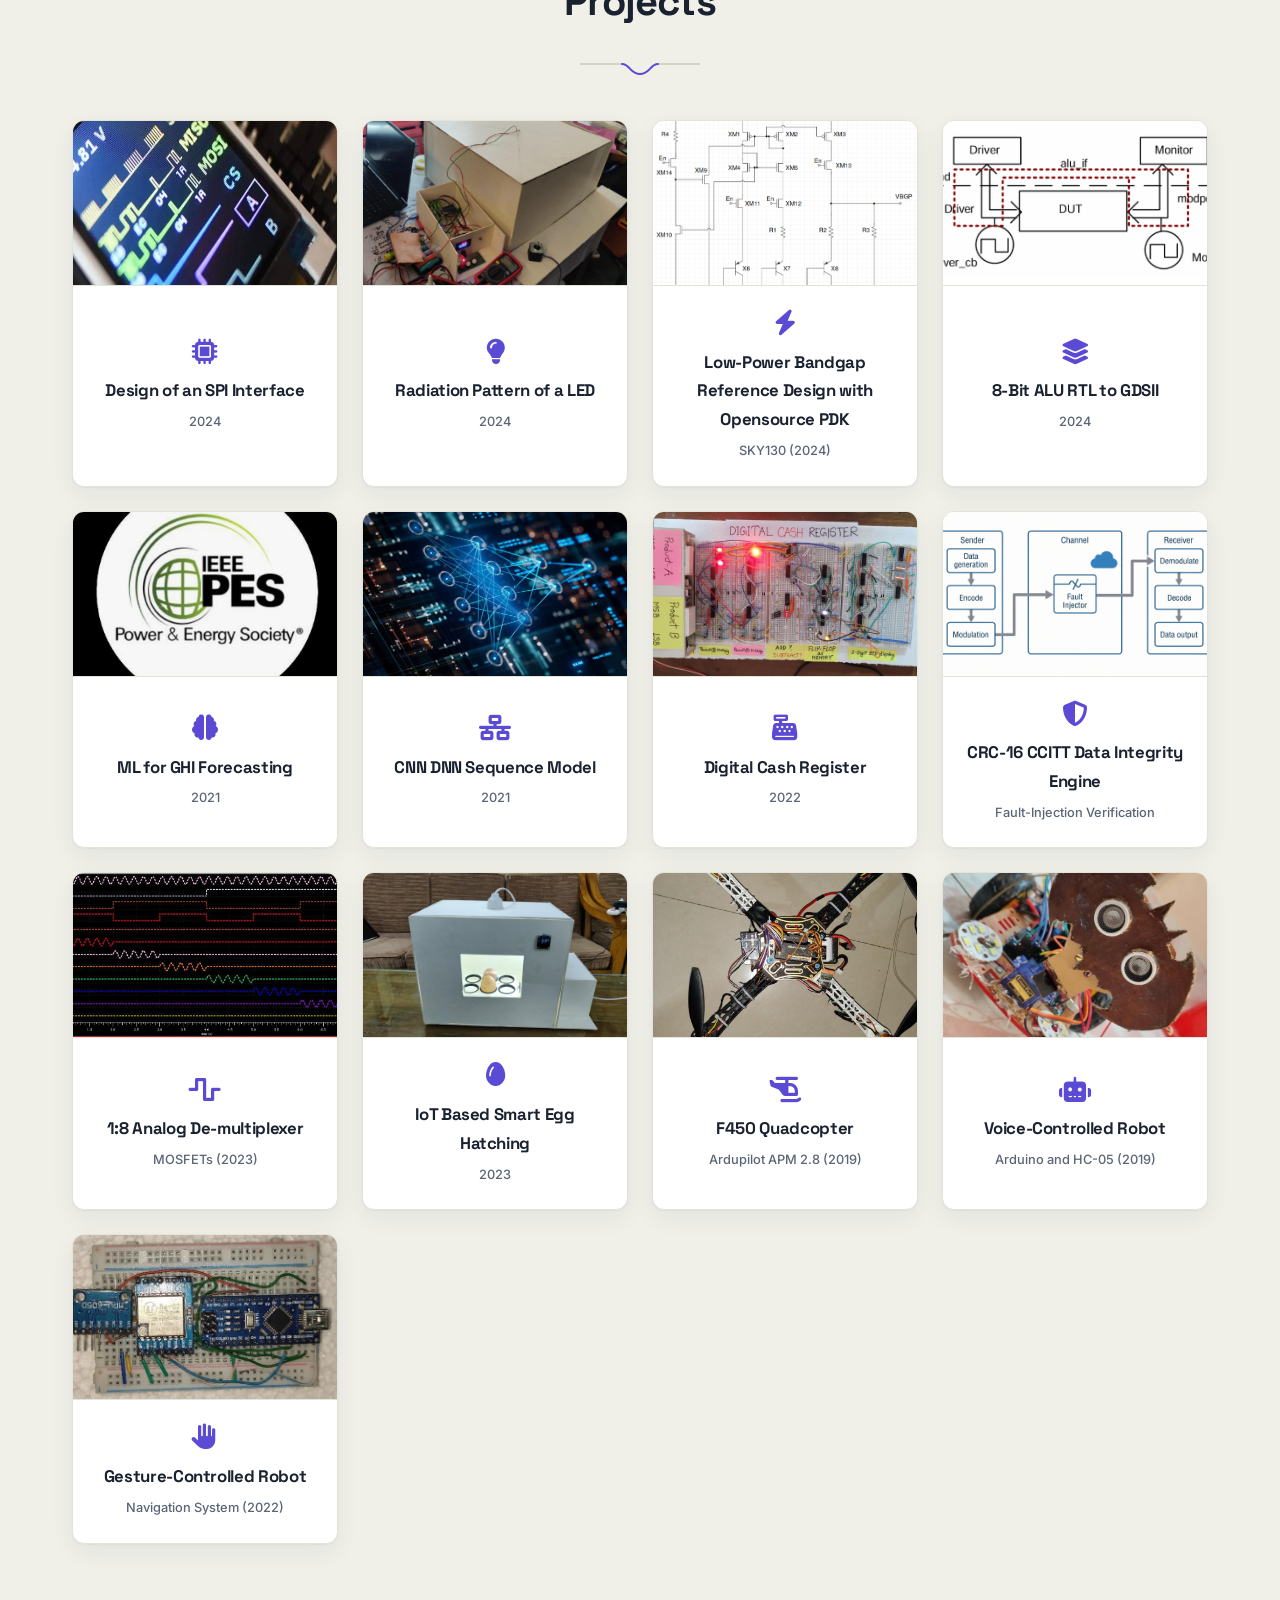
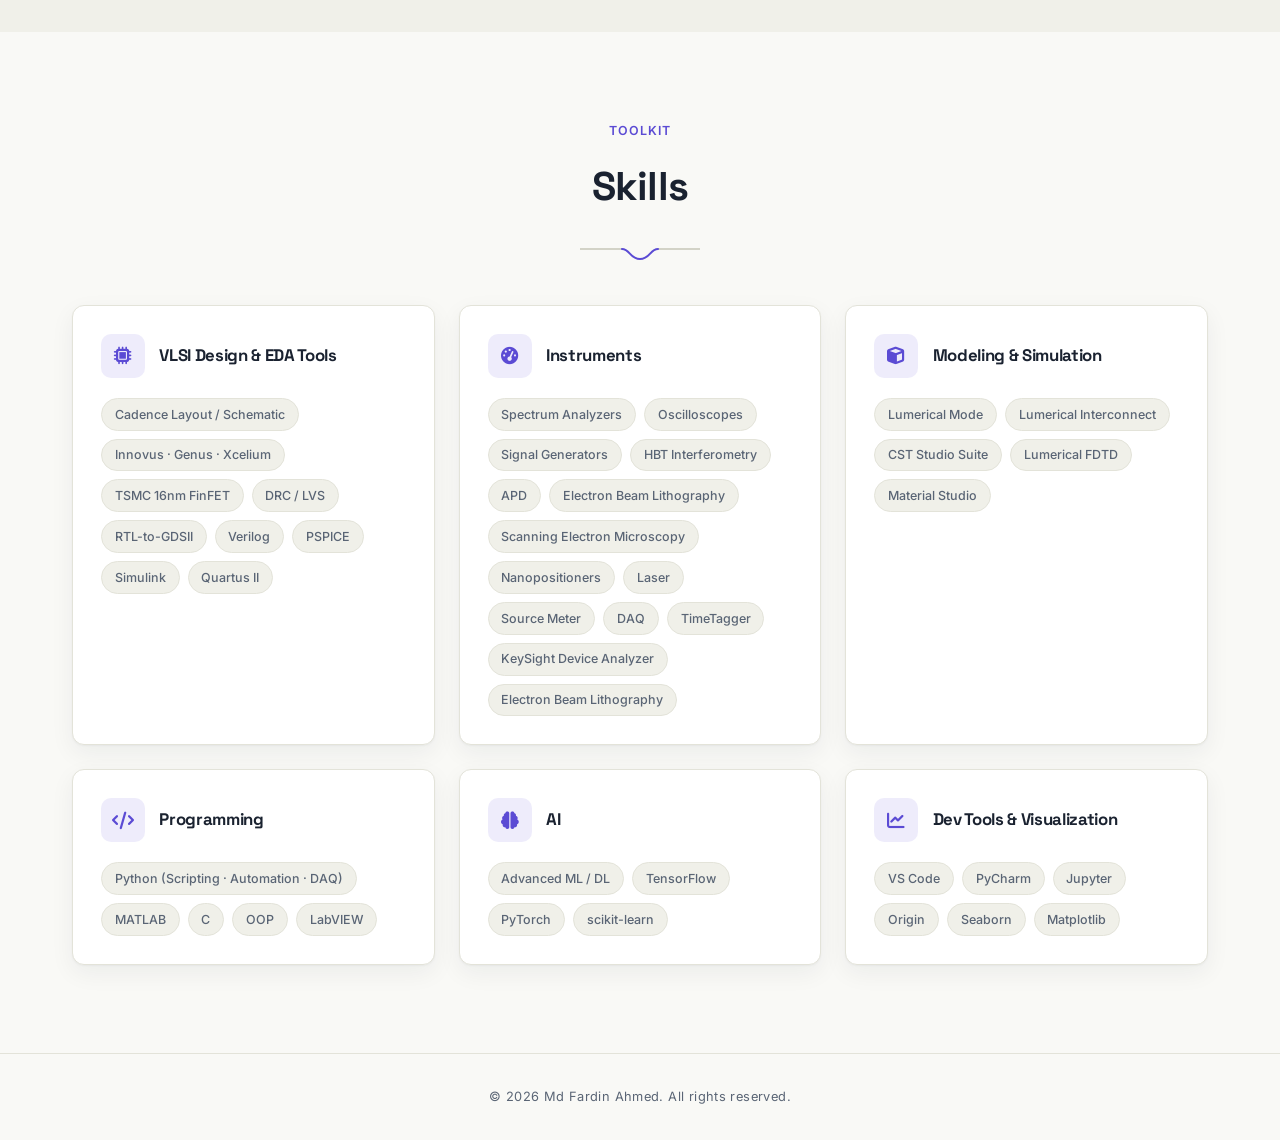
<file: research.html>
<html lang="en"><head>
    <meta charset="UTF-8">
    <meta name="viewport" content="width=device-width, initial-scale=1.0">
    <title>Research and Projects | Md Fardin Ahmed</title>
    <link rel="preconnect" href="https://fonts.googleapis.com">
    <link rel="preconnect" href="https://fonts.gstatic.com" crossorigin="">
    <link href="https://fonts.googleapis.com/css2?family=Space+Grotesk:wght@500;700&family=Inter:wght@400;500;600;700&display=swap" rel="stylesheet">
    <link rel="stylesheet" href="fontawesome-subset.css?v=20260922">
    <link rel="stylesheet" href="style.css?v=20260917">
</head>
<body>
    <div id="scroll-progress" aria-hidden="true"></div>

    <nav id="navbar" class="scrolled">
        <div class="nav-container">
            <a href="index.html" class="logo">MFA<span>.</span></a>
            <ul class="nav-links">
                <li><a href="index.html">Home</a></li>
                <li><a href="research.html" class="active">Research &amp; Projects</a></li>
                <li><a href="publications.html">Publications</a></li>
                <li><a href="experience.html">Experience</a></li>
                <li><a href="education.html">Education</a></li>
                <li><a href="awards.html">Awards</a></li>
                <li><a href="leadership.html">Leadership</a></li>
                <li><a href="photos.html">Photos</a></li>
                <li><a href="index.html#contact">Contact</a></li>
            </ul>
            <div class="hamburger">
                <div class="line1"></div>
                <div class="line2"></div>
                <div class="line3"></div>
            </div>
        </div>
    </nav>

    <header class="page-hero">
        <div class="container">
            <span class="section-num">RESEARCH &amp; PROJECTS</span>
            <h1>Research and Projects</h1>
            <svg class="g2-dip" viewBox="0 0 120 24" width="120" height="24" aria-hidden="true">
                <path class="g2-line" d="M0,12 H42 M78,12 H120"></path>
                <path class="g2-curve" d="M42,12 C50,12 50,22 60,22 C70,22 70,12 78,12"></path>
            </svg>
            <p class="page-sub">My research spans quantum light sources, fabrication, THz sensing, and first principles theory. Click any area to see the projects and papers behind it.</p>
        </div>
    </header>

    <main>
        <!-- Research areas -->
        <section id="research-areas" class="section">
            <div class="container">
                <div class="research-grid reveal">
                    <a href="research-quantum-emitter.html" class="research-tile glass-card">
                        <div class="research-tile-visual">
                            <img src="photos/Research/Quantum Emitter.jfif" alt="Quantum emitter research" loading="lazy">
                        </div>
                        <div class="research-tile-body">
                            <h3>Quantum Emitter</h3>
                            <p>Room temperature single photon emitters in GaN and AlN for quantum communication and sensing.</p>
                            <span class="research-tile-cta">Explore →</span>
                        </div>
                    </a>

                    <a href="research-pambe.html" class="research-tile glass-card">
                        <div class="research-tile-visual">
                            <img src="photos/Research/Growth and Fabrication.png" alt="Plasma-assisted molecular beam epitaxy" loading="lazy">
                        </div>
                        <div class="research-tile-body">
                            <h3>Plasma-Assisted Molecular Beam Epitaxy</h3>
                            <p>Epitaxial growth of III-Nitride heterostructures, from InGaN quantum disks to growth controlled quantum light.</p>
                            <span class="research-tile-cta">Explore →</span>
                        </div>
                    </a>

                    <a href="research-fabrication.html" class="research-tile glass-card">
                        <div class="research-tile-visual">
                            <img src="photos/Research/Growth and Fabrication/Screenshot_2.png" alt="Top down fabrication" loading="lazy">
                        </div>
                        <div class="research-tile-body">
                            <h3>Top Down Fabrication</h3>
                            <p>Nanowires for photon extraction, nano-LED arrays with integrated drive electronics, and nanoscale photodiodes.</p>
                            <span class="research-tile-cta">Explore →</span>
                        </div>
                    </a>

                    <a href="research-thz.html" class="research-tile glass-card">
                        <div class="research-tile-visual">
                            <img src="photos/Research/Metamaterial.png" alt="THz metamaterial research" loading="lazy">
                        </div>
                        <div class="research-tile-body">
                            <h3>THz Metamaterial</h3>
                            <p>Inverse designed terahertz sensors reaching 99.43% absorption for trace pesticide detection.</p>
                            <span class="research-tile-cta">Explore →</span>
                        </div>
                    </a>

                    <a href="research-ml.html" class="research-tile glass-card">
                        <div class="research-tile-visual">
                            <img src="photos/Research/AI ML DL.jpg" alt="Machine learning research" loading="lazy">
                        </div>
                        <div class="research-tile-body">
                            <h3>Machine Learning &amp; Deep Learning</h3>
                            <p>Applied machine learning for solar forecasting, sequence models, and engineering optimization.</p>
                            <span class="research-tile-cta">Explore →</span>
                        </div>
                    </a>

                    <a href="research-dft.html" class="research-tile glass-card">
                        <div class="research-tile-visual">
                            <img src="photos/Research/DFT.png" alt="DFT research" loading="lazy">
                        </div>
                        <div class="research-tile-body">
                            <h3>Ab-initio DFT Calculation</h3>
                            <p>First principles studies of optical properties in biomarkers and Janus 2D monolayers.</p>
                            <span class="research-tile-cta">Explore →</span>
                        </div>
                    </a>
                </div>
            </div>
        </section>

        <!-- Projects -->
        <section id="projects" class="section bg-light">
            <div class="container">
                <div class="section-header reveal">
                    <span class="section-num">HANDS-ON</span>
                    <h2>Projects</h2>
                    <svg class="g2-dip" viewBox="0 0 120 24" width="120" height="24" aria-hidden="true">
                        <path class="g2-line" d="M0,12 H42 M78,12 H120"></path>
                        <path class="g2-curve" d="M42,12 C50,12 50,22 60,22 C70,22 70,12 78,12"></path>
                    </svg>
                </div>

                <div class="projects-wrapper reveal">
                    <div class="projects-grid">
                        <a href="https://github.com/fardin9191/Undergraduate-Projects/tree/main/Design%20of%20an%20SPI%20Interface%20(2023)" target="_blank" class="project-card glass-card">
                            <div class="project-img"><img src="photos/Project/SPI.png" alt="SPI Interface design" loading="lazy"></div>
                            <div class="project-body">
                                <i class="fas fa-microchip project-icon"></i>
                                <h4>Design of an SPI Interface</h4>
                                <p class="project-year">2024</p>
                            </div>
                        </a>
                        <a href="https://github.com/fardin9191/Undergraduate-Projects/tree/main/Experimental%20Setup%20to%20Measure%20the%20Radiation%20Pattern%20of%20a%20LED%20(2024)" target="_blank" class="project-card glass-card">
                            <div class="project-img"><img src="photos/Project/RadiationPattern.png" alt="LED radiation pattern setup" loading="lazy"></div>
                            <div class="project-body">
                                <i class="fas fa-lightbulb project-icon"></i>
                                <h4>Radiation Pattern of a LED</h4>
                                <p class="project-year">2024</p>
                            </div>
                        </a>
                        <a href="https://github.com/fardin9191/Undergraduate-Projects/tree/main/BGR%20using%20Opensource%20PDK" target="_blank" class="project-card glass-card">
                            <div class="project-img"><img src="photos/Project/BGR.png" alt="Bandgap reference layout" loading="lazy"></div>
                            <div class="project-body">
                                <i class="fas fa-bolt project-icon"></i>
                                <h4>Low-Power Bandgap Reference Design with Opensource PDK</h4>
                                <p class="project-year">SKY130 (2024)</p>
                            </div>
                        </a>
                        <a href="https://github.com/fardin9191/Undergraduate-Projects/tree/main/Design%20and%20Verification%20of%20an%208-Bit%20ALU%20from%20RTL%20to%20GDSII" target="_blank" class="project-card glass-card">
                            <div class="project-img"><img src="photos/Project/alu_layered.png" alt="8-bit ALU layout" loading="lazy"></div>
                            <div class="project-body">
                                <i class="fas fa-layer-group project-icon"></i>
                                <h4>8-Bit ALU RTL to GDSII</h4>
                                <p class="project-year">2024</p>
                            </div>
                        </a>
                        <a href="https://github.com/fardin9191/Machine_learning/tree/master/IEEE_pes_datathon_2020" target="_blank" class="project-card glass-card">
                            <div class="project-img"><img src="photos/Project/GHI.png" alt="GHI forecasting model" loading="lazy"></div>
                            <div class="project-body">
                                <i class="fas fa-brain project-icon"></i>
                                <h4>ML for GHI Forecasting</h4>
                                <p class="project-year">2021</p>
                            </div>
                        </a>
                        <a href="https://github.com/fardin9191/CNN-DNN-Sequence-Model-Projects" target="_blank" class="project-card glass-card">
                            <div class="project-img"><img src="photos/Project/DL CNN.jpg" alt="CNN and DNN sequence models" loading="lazy"></div>
                            <div class="project-body">
                                <i class="fas fa-network-wired project-icon"></i>
                                <h4>CNN DNN Sequence Model</h4>
                                <p class="project-year">2021</p>
                            </div>
                        </a>
                        <a href="https://www.youtube.com/watch?v=bSzFbEfm6zE" target="_blank" class="project-card glass-card">
                            <div class="project-img"><img src="photos/Project/cash register.png" alt="Digital cash register" loading="lazy"></div>
                            <div class="project-body">
                                <i class="fas fa-cash-register project-icon"></i>
                                <h4>Digital Cash Register</h4>
                                <p class="project-year">2022</p>
                            </div>
                        </a>
                        <a href="https://github.com/fardin9191/Undergraduate-Projects/tree/main/CRC16%20CCITT%20Data%20Integrity%20Engine%20with%20%20Fault-Injection%20Verification" target="_blank" class="project-card glass-card">
                            <div class="project-img"><img src="photos/Project/CRC_16_blocks.jfif" alt="CRC-16 CCITT data integrity engine block diagram" loading="lazy"></div>
                            <div class="project-body">
                                <i class="fas fa-shield-halved project-icon"></i>
                                <h4>CRC-16 CCITT Data Integrity Engine</h4>
                                <p class="project-year">Fault-Injection Verification</p>
                            </div>
                        </a>
                        <a href="https://github.com/fardin9191/Undergraduate-Projects/tree/main/1%3A8%20Analog%20De-multiplexer%20with%20MOSFETs%20(2023)" target="_blank" class="project-card glass-card">
                            <div class="project-img"><img src="photos/Project/demux.png" alt="1:8 analog de-multiplexer" loading="lazy"></div>
                            <div class="project-body">
                                <i class="fas fa-wave-square project-icon"></i>
                                <h4>1:8 Analog De-multiplexer</h4>
                                <p class="project-year">MOSFETs (2023)</p>
                            </div>
                        </a>
                        <a href="https://github.com/fardin9191/Undergraduate-Projects/tree/main/IoT-Based%20Smart%20Egg%20Hatching%20System%20(2023)" target="_blank" class="project-card glass-card">
                            <div class="project-img"><img src="photos/Project/Egg.jpeg" alt="IoT smart egg hatching system" loading="lazy"></div>
                            <div class="project-body">
                                <i class="fas fa-egg project-icon"></i>
                                <h4>IoT Based Smart Egg Hatching</h4>
                                <p class="project-year">2023</p>
                            </div>
                        </a>
                        <a href="https://www.youtube.com/watch?v=buxLX5z3q5U&ab_channel=FardinAhmed" target="_blank" class="project-card glass-card">
                            <div class="project-img"><img src="photos/Project/F450.png" alt="F450 quadcopter" loading="lazy"></div>
                            <div class="project-body">
                                <i class="fas fa-helicopter project-icon"></i>
                                <h4>F450 Quadcopter</h4>
                                <p class="project-year">Ardupilot APM 2.8 (2019)</p>
                            </div>
                        </a>
                        <a href="https://www.youtube.com/watch?v=GxVpmsgew84&ab_channel=FardinAhmed" target="_blank" class="project-card glass-card">
                            <div class="project-img"><img src="photos/Project/voice.png" alt="Voice-controlled robot" loading="lazy"></div>
                            <div class="project-body">
                                <i class="fas fa-robot project-icon"></i>
                                <h4>Voice-Controlled Robot</h4>
                                <p class="project-year">Arduino and HC-05 (2019)</p>
                            </div>
                        </a>
                        <a href="https://github.com/fardin9191/Undergraduate-Projects/tree/main/Gesture%20Controlled%20Robot%20(2022)" target="_blank" class="project-card glass-card">
                            <div class="project-img"><img src="photos/Project/Gesture.png" alt="Gesture-controlled robot" loading="lazy"></div>
                            <div class="project-body">
                                <i class="fas fa-hand-paper project-icon"></i>
                                <h4>Gesture-Controlled Robot</h4>
                                <p class="project-year">Navigation System (2022)</p>
                            </div>
                        </a>
                    </div>
                </div>
            </div>
        </section>

        <!-- Skills -->
        <section id="skills" class="section">
            <div class="container">
                <div class="section-header reveal">
                    <span class="section-num">TOOLKIT</span>
                    <h2>Skills</h2>
                    <svg class="g2-dip" viewBox="0 0 120 24" width="120" height="24" aria-hidden="true">
                        <path class="g2-line" d="M0,12 H42 M78,12 H120"></path>
                        <path class="g2-curve" d="M42,12 C50,12 50,22 60,22 C70,22 70,12 78,12"></path>
                    </svg>
                </div>

                <div class="skills-grid reveal">
                    <div class="skill-card glass-card">
                        <div class="skill-head">
                            <span class="skill-icon"><i class="fas fa-microchip"></i></span>
                            <h3>VLSI Design &amp; EDA Tools</h3>
                        </div>
                        <div class="skill-tags">
                            <span>Cadence Layout / Schematic</span>
                            <span>Innovus · Genus · Xcelium</span>
                            <span>TSMC 16nm FinFET</span>
                            <span>DRC / LVS</span>
                            <span>RTL-to-GDSII</span>
                            <span>Verilog</span>
                            <span>PSPICE</span>
                            <span>Simulink</span>
                            <span>Quartus II</span>
                        </div>
                    </div>
                    <div class="skill-card glass-card">
                        <div class="skill-head">
                            <span class="skill-icon"><i class="fas fa-gauge-high"></i></span>
                            <h3>Instruments</h3>
                        </div>
                        <div class="skill-tags">
                            <span>Spectrum Analyzers</span>
                            <span>Oscilloscopes</span>
                            <span>Signal Generators</span>
                            <span>HBT Interferometry</span>
                            <span>APD</span>
                            <span>Electron Beam Lithography</span>
                            <span>Scanning Electron Microscopy</span>
                            <span>Nanopositioners</span>
                            <span>Laser</span>
                            <span>Source Meter</span>
                            <span>DAQ</span>
                            <span>TimeTagger</span>
                            <span>KeySight Device Analyzer</span>
                            <span>Electron Beam Lithography</span>
                        </div>
                    </div>
                    <div class="skill-card glass-card">
                        <div class="skill-head">
                            <span class="skill-icon"><i class="fas fa-cube"></i></span>
                            <h3>Modeling &amp; Simulation</h3>
                        </div>
                        <div class="skill-tags">
                            <span>Lumerical Mode</span>
                            <span>Lumerical Interconnect</span>
                            <span>CST Studio Suite</span>
                            <span>Lumerical FDTD</span>
                            <span>Material Studio</span>
                            
                        </div>
                    </div>
                    <div class="skill-card glass-card">
                        <div class="skill-head">
                            <span class="skill-icon"><i class="fas fa-code"></i></span>
                            <h3>Programming</h3>
                        </div>
                        <div class="skill-tags">
                            <span>Python (Scripting · Automation · DAQ)</span>
                            <span>MATLAB</span>
                            <span>C</span>
                            <span>OOP</span>
                            <span>LabVIEW</span>
                        </div>
                    </div>
                    <div class="skill-card glass-card">
                        <div class="skill-head">
                            <span class="skill-icon"><i class="fas fa-brain"></i></span>
                            <h3>AI</h3>
                        </div>
                        <div class="skill-tags">
                            <span>Advanced ML / DL</span>
                            <span>TensorFlow</span>
                            <span>PyTorch</span>
                            <span>scikit-learn</span>
                        </div>
                    </div>
                    <div class="skill-card glass-card">
                        <div class="skill-head">
                            <span class="skill-icon"><i class="fas fa-chart-line"></i></span>
                            <h3>Dev Tools &amp; Visualization</h3>
                        </div>
                        <div class="skill-tags">
                            <span>VS Code</span>
                            <span>PyCharm</span>
                            <span>Jupyter</span>
                            <span>Origin</span>
                            <span>Seaborn</span>
                            <span>Matplotlib</span>
                        </div>
                    </div>
                </div>
            </div>
        </section>
    </main>

    <footer>
        <div class="container">
            <p>© 2026 Md Fardin Ahmed. All rights reserved.</p>
        </div>
    </footer>

    <a href="#" class="back-to-top"><i class="fas fa-chevron-up"></i></a>
    <script src="script.js?v=20260917"></script>
</body></html>
</file>
<file: style.css>
/* =========================================
   Design Tokens — Light Academic Theme
   ========================================= */
:root {
    /* Core palette — warm off-white, clean and professional */
    --bg-0: #f9f9f6;          /* page background — off-white */
    --bg-1: #f0f0e9;          /* alternating sections */
    --bg-2: #ffffff;          /* cards */
    --border: #e3e3d9;        /* hairline borders */
    --text-primary: #1a2230;  /* headings, key text */
    --text-secondary: #5a6575;/* body copy */
    --accent: #5b4bd4;        /* deep photon violet — readable on white */
    --accent-2: #0f8fa3;      /* deep spectral teal — readable on white */
    --accent-soft: rgba(91, 75, 212, 0.10);
    --accent-glow: rgba(91, 75, 212, 0.22);
    --accent-2-glow: rgba(15, 143, 163, 0.18);

    /* Night tokens — reserved for the "Explore the City" scene */
    --night-0: #0a0e14;
    --night-border: #1f2a3f;

    /* Icon tints */
    --quantum-cyan: #0f8fa3;
    --quantum-magenta: #7c5bd4;
    --quantum-ruby: #6a4bd4;
    --quantum-blue: #2f7fb8;

    /* Typography */
    --font-heading: 'Space Grotesk', 'Helvetica Neue', sans-serif;
    --font-primary: 'Inter', 'Helvetica Neue', sans-serif;

    /* Spacing & utilities */
    --transition: all 0.3s ease;
    --border-radius: 10px;
    --card-shadow: 0 1px 2px rgba(23, 32, 48, 0.04), 0 8px 24px rgba(23, 32, 48, 0.06);
    --card-shadow-hover: 0 2px 4px rgba(23, 32, 48, 0.06), 0 14px 34px rgba(23, 32, 48, 0.10);
}

* {
    margin: 0;
    padding: 0;
    box-sizing: border-box;
}

html {
    scroll-behavior: smooth;
}

@media (prefers-reduced-motion: reduce) {
    html {
        scroll-behavior: auto;
    }
}

body {
    font-family: var(--font-primary);
    color: var(--text-secondary);
    line-height: 1.7;
    background-color: var(--bg-0);
    overflow-x: hidden;
}

h1, h2, h3, h4, h5, h6 {
    font-family: var(--font-heading);
    color: var(--text-primary);
    font-weight: 700;
    letter-spacing: -0.02em;
    margin-bottom: 1rem;
}

p {
    margin-bottom: 1rem;
    color: var(--text-secondary);
}

a {
    text-decoration: none;
    color: var(--accent-2);
    transition: var(--transition);
}

a:hover {
    color: var(--accent);
}

ul {
    list-style: none;
}

:focus-visible {
    outline: 2px solid var(--accent);
    outline-offset: 3px;
    border-radius: 3px;
}

::selection {
    background: var(--accent-glow);
    color: var(--text-primary);
}

.container {
    max-width: 1200px;
    margin: 0 auto;
    padding: 0 2rem;
}

/* Small uppercase label — shared utility look */
.section-num,
.motto-label,
.timeline-date,
.award-date,
.news-date,
.takeaway-label,
.lead-date,
.hero-scroll-indicator {
    font-family: var(--font-primary);
    font-weight: 600;
    text-transform: uppercase;
    letter-spacing: 0.09em;
}

/* =========================================
   Sections
   ========================================= */
.section {
    padding: 5.5rem 0;
    background-color: var(--bg-0);
}

.bg-light {
    background-color: var(--bg-1);
}

.bg-dark {
    background-color: var(--bg-1);
    color: var(--text-primary);
    position: relative;
    overflow: hidden;
}

.bg-dark::before {
    content: '';
    position: absolute;
    top: -20%;
    left: 50%;
    transform: translateX(-50%);
    width: 900px;
    height: 900px;
    background: radial-gradient(circle, var(--accent-soft) 0%, transparent 70%);
    pointer-events: none;
}

.text-white {
    color: var(--text-primary);
}

.mt-5 {
    margin-top: 3rem;
}

/* =========================================
   Page hero (interior pages)
   ========================================= */
.page-hero {
    padding: 7rem 0 2rem;
    text-align: center;
    background:
        radial-gradient(700px circle at 50% -10%, var(--accent-soft), transparent 70%),
        var(--bg-0);
    border-bottom: 1px solid var(--border);
}

.page-hero h1 {
    font-size: clamp(2.2rem, 5vw, 3.2rem);
    margin-bottom: 1rem;
}

.page-hero .section-num {
    display: block;
    font-size: 0.78rem;
    color: var(--accent);
    margin-bottom: 0.75rem;
}

.page-sub {
    max-width: 620px;
    margin: 1.25rem auto 0;
    font-size: 1rem;
}

/* Breadcrumb-style back link on sub-pages */
.back-link {
    display: inline-flex;
    align-items: center;
    gap: 0.5rem;
    font-size: 0.82rem;
    font-weight: 600;
    text-transform: uppercase;
    letter-spacing: 0.06em;
    color: var(--text-secondary);
    margin-bottom: 1.25rem;
}

.back-link:hover {
    color: var(--accent);
}

/* =========================================
   Buttons
   ========================================= */
.btn {
    display: inline-block;
    padding: 0.85rem 2rem;
    border-radius: var(--border-radius);
    font-family: var(--font-primary);
    font-size: 0.85rem;
    font-weight: 600;
    letter-spacing: 0.05em;
    text-transform: uppercase;
    cursor: pointer;
    transition: var(--transition);
    border: 1px solid transparent;
}

.primary-btn {
    background-color: var(--accent);
    color: #ffffff;
    border-color: var(--accent);
}

.primary-btn:hover {
    background-color: #4a3bc0;
    color: #ffffff;
    box-shadow: 0 8px 22px var(--accent-glow);
    transform: translateY(-2px);
}

.secondary-btn {
    background-color: transparent;
    color: var(--text-primary);
    border-color: #cfcfc3;
}

.secondary-btn:hover {
    border-color: var(--text-primary);
    color: var(--text-primary);
    transform: translateY(-2px);
}

.btn-block {
    display: block;
    width: 100%;
    text-align: center;
}

/* =========================================
   Section Header + g2(τ) motif
   ========================================= */
.section-header {
    text-align: center;
    margin-bottom: 2.75rem;
}

.section-num {
    display: block;
    font-size: 0.78rem;
    color: var(--accent);
    margin-bottom: 0.75rem;
}

.section-header h2 {
    font-size: 2.5rem;
    margin-bottom: 1rem;
}

.section-sub {
    max-width: 520px;
    margin: 1.25rem auto 0;
    font-size: 0.95rem;
}

.g2-dip {
    display: block;
    margin: 0 auto;
    overflow: visible;
}

.g2-line {
    fill: none;
    stroke: #d3d3c7;
    stroke-width: 2;
}

.g2-curve {
    fill: none;
    stroke: var(--accent);
    stroke-width: 2;
    stroke-linecap: round;
    stroke-dasharray: 60;
    stroke-dashoffset: 60;
    transition: stroke-dashoffset 1.1s cubic-bezier(0.16, 1, 0.3, 1);
}

.reveal.active .g2-curve,
.page-hero .g2-curve {
    stroke-dashoffset: 0;
}

@media (prefers-reduced-motion: reduce) {
    .g2-curve {
        transition: none;
        stroke-dashoffset: 0;
    }
}

/* =========================================
   Card base (formerly glass-card)
   ========================================= */
.glass-card {
    background: var(--bg-2);
    border: 1px solid var(--border);
    border-radius: 12px;
    box-shadow: var(--card-shadow);
    transition: var(--transition);
}

/* =========================================
   Navigation
   ========================================= */
#scroll-progress {
    position: fixed;
    top: 0;
    left: 0;
    width: 0%;
    height: 2px;
    background: linear-gradient(90deg, var(--accent), var(--accent-2));
    z-index: 2000;
    transition: width 0.1s linear;
}

@media (prefers-reduced-motion: reduce) {
    #scroll-progress {
        transition: none;
    }
}

#navbar {
    position: fixed;
    top: 0;
    left: 0;
    width: 100%;
    background-color: rgba(249, 249, 246, 0.75);
    backdrop-filter: blur(12px);
    border-bottom: 1px solid transparent;
    padding: 1.2rem 0;
    z-index: 1000;
    transition: var(--transition);
}

#navbar.scrolled {
    background-color: rgba(255, 255, 255, 0.88);
    padding: 0.85rem 0;
    border-bottom-color: var(--border);
    box-shadow: 0 2px 14px rgba(23, 32, 48, 0.05);
}

.nav-container {
    max-width: 1280px;
    margin: 0 auto;
    padding: 0 2rem;
    display: flex;
    justify-content: space-between;
    align-items: center;
}

.logo {
    font-family: var(--font-heading);
    font-size: 1.5rem;
    font-weight: 700;
    color: var(--text-primary);
}

.logo span {
    color: var(--accent);
}

/* Sleek top-right menu */
.nav-links {
    display: flex;
    gap: 1.35rem;
    margin-left: auto;
}

.nav-links a {
    font-family: var(--font-primary);
    color: var(--text-secondary);
    font-size: 0.76rem;
    letter-spacing: 0.05em;
    text-transform: uppercase;
    font-weight: 600;
    position: relative;
    padding-bottom: 4px;
}

.nav-links a::after {
    content: '';
    position: absolute;
    width: 0;
    height: 2px;
    bottom: -4px;
    left: 0;
    background-color: var(--accent);
    transition: width 0.3s ease;
}

.nav-links a:hover {
    color: var(--text-primary);
}

.nav-links a:hover::after,
.nav-links a.active::after {
    width: 100%;
}

.nav-links a.active {
    color: var(--text-primary);
}

.hamburger {
    display: none;
    cursor: pointer;
}

.hamburger div {
    width: 24px;
    height: 2px;
    background-color: var(--text-primary);
    margin: 5px;
    transition: var(--transition);
}

/* =========================================
   Hero Section — cinematic video background
   ========================================= */
.hero {
    height: 100vh;
    min-height: 640px;
    background-color: #070a10;
    position: relative;
    display: flex;
    align-items: center;
    justify-content: center;
    text-align: center;
    color: #ffffff;
    overflow: hidden;
}

/* Video fills the frame and sits behind every other hero layer */
.hero-video {
    position: absolute;
    top: 50%;
    left: 50%;
    min-width: 100%;
    min-height: 100%;
    width: auto;
    height: auto;
    transform: translate(-50%, -50%);
    object-fit: cover;
    z-index: 0;
    /* The saturate/contrast grade is baked into the file at encode time.
       As a CSS filter it cost a GPU pass on every frame, which stuttered
       the hero on low-end devices. */
    /* Visible immediately: the poster is frame 0 of this same video, so
       there is nothing to flash and no reason to gate the hero on JS. */
    opacity: 1;
    transition: opacity 0.35s ease;
}

/* Kept so the fade can be reinstated; redundant while the poster is in place. */
.hero-video.is-playing {
    opacity: 1;
}

/* Legibility scrim: darkens the centre, deepens the edges, and fades
   into the page background at the bottom seam. */
.hero-overlay {
    position: absolute;
    inset: 0;
    background:
        radial-gradient(ellipse at 50% 45%, rgba(7, 10, 16, 0.35) 0%, rgba(7, 10, 16, 0.72) 55%, rgba(7, 10, 16, 0.92) 100%),
        linear-gradient(180deg, rgba(7, 10, 16, 0.75) 0%, transparent 22%, transparent 72%, var(--bg-0) 100%);
    z-index: 1;
    pointer-events: none;
}

/* Fine film grain so the video never looks flat behind the type */
.hero-grain {
    position: absolute;
    inset: 0;
    z-index: 1;
    pointer-events: none;
    opacity: 0.5;
    background-image:
        repeating-linear-gradient(0deg, rgba(255, 255, 255, 0.025) 0 1px, transparent 1px 3px);
    mix-blend-mode: overlay;
}

.hero-content {
    position: relative;
    z-index: 2;
    max-width: 880px;
    padding: 0 2rem;
}

.hero h1 {
    font-family: var(--font-heading);
    font-weight: 700;
    font-size: clamp(3rem, 8vw, 5.5rem);
    letter-spacing: -0.03em;
    line-height: 1.03;
    margin-bottom: 0.65rem;
    color: #ffffff;
    text-shadow: 0 2px 40px rgba(0, 0, 0, 0.55);
}

.hero h2 {
    font-family: var(--font-primary);
    font-size: 1.15rem;
    font-weight: 500;
    color: rgba(255, 255, 255, 0.72);
    margin-bottom: 1.9rem;
    letter-spacing: 0.01em;
}

/* Core competencies — glass pills over the video */
.hero-skills {
    display: flex;
    flex-wrap: wrap;
    justify-content: center;
    gap: 0.6rem;
    margin-bottom: 2.4rem;
}

.hero-skills li {
    font-size: 0.86rem;
    font-weight: 600;
    color: rgba(255, 255, 255, 0.92);
    padding: 0.5rem 1.25rem;
    border-radius: 30px;
    border: 1px solid rgba(255, 255, 255, 0.22);
    background: rgba(255, 255, 255, 0.08);
    backdrop-filter: blur(10px);
    transition: var(--transition);
}

.hero-skills li:hover {
    transform: translateY(-2px);
    border-color: rgba(255, 255, 255, 0.5);
    background: rgba(255, 255, 255, 0.16);
}

.hero-buttons {
    display: flex;
    gap: 1rem;
    justify-content: center;
    margin-bottom: 2.5rem;
}

/* Hero button variants sit on video, so they override the light-theme rules */
.hero .primary-btn {
    background-color: #ffffff;
    color: #10131a;
    border-color: #ffffff;
}

.hero .primary-btn:hover {
    background-color: rgba(255, 255, 255, 0.88);
    color: #10131a;
    box-shadow: 0 10px 34px rgba(255, 255, 255, 0.28);
}

.hero .secondary-btn {
    color: #ffffff;
    border-color: rgba(255, 255, 255, 0.4);
    background: rgba(255, 255, 255, 0.06);
    backdrop-filter: blur(10px);
}

.hero .secondary-btn:hover {
    border-color: #ffffff;
    color: #ffffff;
    background: rgba(255, 255, 255, 0.16);
}

.social-icons {
    display: flex;
    gap: 1.5rem;
    justify-content: center;
}

.social-icons a {
    color: var(--text-secondary);
    font-size: 1.3rem;
    transition: var(--transition);
}

.social-icons a:hover {
    color: var(--accent);
    transform: translateY(-3px);
}

.hero .social-icons a {
    color: rgba(255, 255, 255, 0.75);
}

.hero .social-icons a:hover {
    color: #ffffff;
    transform: translateY(-3px);
}

/* Large stylised downward arrow, drawn as SVG so the stroke can animate */
.hero-scroll-indicator {
    display: inline-block;
    margin-top: 2.75rem;
    line-height: 0;
    color: rgba(255, 255, 255, 0.7);
    animation: floatScroll 2.2s ease-in-out infinite;
    transition: color 0.3s ease, transform 0.3s ease;
}

.hero-scroll-indicator svg {
    display: block;
    overflow: visible;
    filter: drop-shadow(0 4px 18px rgba(0, 0, 0, 0.45));
}

.hero-scroll-indicator .arrow-stem,
.hero-scroll-indicator .arrow-head {
    fill: none;
    stroke: currentColor;
    stroke-width: 3;
    stroke-linecap: round;
    stroke-linejoin: round;
}

/* Stem is thinner and fades upward for a tapered, drawn look */
.hero-scroll-indicator .arrow-stem {
    stroke-width: 2;
    opacity: 0.55;
}

.hero-scroll-indicator:hover {
    color: #ffffff;
    transform: translateY(4px);
}

.hero-scroll-indicator:hover .arrow-stem {
    opacity: 1;
}

/* Transparent navbar while the hero is in view */
#navbar:not(.scrolled) .logo,
#navbar:not(.scrolled) .nav-links a {
    color: rgba(255, 255, 255, 0.85);
}

#navbar:not(.scrolled) .nav-links a:hover,
#navbar:not(.scrolled) .nav-links a.active {
    color: #ffffff;
}

#navbar:not(.scrolled) .hamburger div {
    background-color: #ffffff;
}

#navbar:not(.scrolled) {
    background-color: transparent;
    backdrop-filter: none;
}

/* Interior pages have no hero video, so keep dark type there */
body:not(.has-video-hero) #navbar:not(.scrolled) .logo,
body:not(.has-video-hero) #navbar:not(.scrolled) .nav-links a {
    color: var(--text-secondary);
}

body:not(.has-video-hero) #navbar:not(.scrolled) .nav-links a.active {
    color: var(--text-primary);
}

body:not(.has-video-hero) #navbar:not(.scrolled) .hamburger div {
    background-color: var(--text-primary);
}

body:not(.has-video-hero) #navbar:not(.scrolled) {
    background-color: rgba(249, 249, 246, 0.75);
    backdrop-filter: blur(12px);
}

@keyframes floatScroll {
    0%, 100% { transform: translateY(0); }
    50% { transform: translateY(10px); }
}

@media (prefers-reduced-motion: reduce) {
    .hero-scroll-indicator {
        animation: none;
    }
}

/* =========================================
   About Section
   ========================================= */
.about-content {
    display: grid;
    grid-template-columns: 1fr 2fr;
    gap: 3rem;
    align-items: flex-start;
}

.about-image-wrapper {
    position: relative;
}

.about-image-wrapper img {
    width: 100%;
    height: auto;
    max-height: 450px;
    border-radius: var(--border-radius);
    object-fit: cover;
    object-position: top;
    display: block;
    box-shadow: var(--card-shadow-hover);
}

.laser-frame {
    position: absolute;
    inset: 14px;
    border: 1px solid var(--accent);
    border-radius: 6px;
    opacity: 0.35;
    pointer-events: none;
}

.about-text .about-intro {
    font-family: var(--font-heading);
    font-size: 1.3rem;
    color: var(--text-primary);
    margin-bottom: 1.25rem;
}

.about-text p {
    font-size: 1rem;
}

.about-text strong {
    color: var(--text-primary);
    font-weight: 600;
    text-decoration: underline;
    text-decoration-color: var(--accent);
    text-decoration-thickness: 2px;
    text-underline-offset: 3px;
}

.motto-accent {
    position: absolute;
    top: 0;
    left: 0;
    width: 3px;
    height: 100%;
    background: linear-gradient(180deg, var(--accent), var(--accent-2));
}

.about-stats {
    display: flex;
    flex-direction: row;
    justify-content: center;
    flex-wrap: wrap;
    gap: 1.5rem;
}

.stat-item {
    position: relative;
    flex: 1;
    min-width: 200px;
    text-align: center;
    padding: 2rem;
    overflow: hidden;
}

.stat-item:hover {
    transform: translateY(-4px);
    border-color: var(--accent);
    box-shadow: var(--card-shadow-hover);
}

.stat-glow {
    position: absolute;
    top: -30%;
    left: 50%;
    transform: translateX(-50%);
    width: 140px;
    height: 140px;
    background: radial-gradient(circle, var(--accent-glow) 0%, transparent 70%);
    opacity: 0;
    transition: opacity 0.4s ease;
    pointer-events: none;
}

.stat-item:hover .stat-glow {
    opacity: 1;
}

.stat-item h3 {
    font-family: var(--font-heading);
    font-size: 2.5rem;
    color: var(--accent);
    margin-bottom: 0.5rem;
    position: relative;
}

.stat-item p {
    margin-bottom: 0;
    font-size: 0.78rem;
    font-weight: 600;
    letter-spacing: 0.08em;
    text-transform: uppercase;
    color: var(--text-secondary);
    position: relative;
}

/* =========================================
   News & Updates — one continuous timeline.
   All entries live in a single feed; visual interest comes from the
   glowing spine, category-tinted markers and a light sweep on hover.
   ========================================= */
.news-rail {
    position: relative;
    max-width: 880px;
    margin: 0 auto;
    padding-left: 2.75rem;
}

.news-rail::before {
    content: '';
    position: absolute;
    top: 8px;
    bottom: 8px;
    left: 13px;
    width: 2px;
    background: linear-gradient(180deg, var(--accent) 0%, var(--accent-2) 45%, transparent 100%);
    opacity: 0.35;
}

.news-card {
    position: relative;
    display: block;
    background: var(--bg-2);
    border: 1px solid var(--border);
    border-radius: 14px;
    padding: 1.4rem 1.6rem;
    margin-bottom: 1rem;
    color: inherit;
    overflow: visible;
    transition: transform 0.35s cubic-bezier(0.16, 1, 0.3, 1),
                box-shadow 0.35s ease,
                border-color 0.35s ease,
                opacity 0.3s ease;
}

/* Cursor-follow sheen, coordinates set from script.js */
.news-card::before {
    content: '';
    position: absolute;
    inset: 0;
    border-radius: 14px;
    background: radial-gradient(320px circle at var(--x, 50%) var(--y, 50%), var(--accent-soft), transparent 65%);
    opacity: 0;
    transition: opacity 0.35s ease;
    pointer-events: none;
}

.news-card:hover {
    transform: translateX(6px);
    border-color: var(--accent);
    box-shadow: var(--card-shadow-hover);
}

.news-card:hover::before {
    opacity: 1;
}

/* Marker dot on the rail */
.news-marker {
    position: absolute;
    left: -2.75rem;
    top: 1.5rem;
    width: 28px;
    height: 28px;
    border-radius: 50%;
    background: var(--bg-2);
    border: 1px solid var(--border);
    display: flex;
    align-items: center;
    justify-content: center;
    font-size: 0.72rem;
    color: var(--accent);
    transition: var(--transition);
    z-index: 1;
}

.news-card:hover .news-marker {
    background: var(--accent);
    border-color: var(--accent);
    color: #ffffff;
    transform: scale(1.12);
}

.news-body {
    position: relative;
}

.news-meta {
    display: flex;
    align-items: center;
    gap: 0.6rem;
    margin-bottom: 0.5rem;
}

.news-date {
    font-size: 0.72rem;
    font-weight: 600;
    letter-spacing: 0.09em;
    text-transform: uppercase;
    color: var(--text-secondary);
}

.news-tag {
    font-size: 0.66rem;
    font-weight: 700;
    letter-spacing: 0.07em;
    text-transform: uppercase;
    border-radius: 20px;
    padding: 0.15rem 0.6rem;
}

.tag-feature { color: #8a5a00; background: rgba(214, 158, 46, 0.16); }
.tag-award   { color: #4a3bc0; background: var(--accent-soft); }
.tag-research{ color: #0c7183; background: rgba(15, 143, 163, 0.14); }
.tag-career  { color: #4a5566; background: rgba(90, 101, 117, 0.12); }

.news-card h3 {
    font-size: 1.08rem;
    line-height: 1.4;
    margin-bottom: 0.4rem;
    color: var(--text-primary);
}

.news-card p {
    font-size: 0.92rem;
    margin-bottom: 0;
}

.news-cta {
    display: inline-flex;
    align-items: center;
    gap: 0.45rem;
    margin-top: 0.85rem;
    font-size: 0.78rem;
    font-weight: 600;
    letter-spacing: 0.04em;
    text-transform: uppercase;
    color: var(--accent);
}

.news-cta i {
    transition: transform 0.3s ease;
}

.news-card:hover .news-cta i {
    transform: translateX(4px);
}

/* Linked highlights get a gradient edge so they read as clickable */
.news-card.is-highlight {
    border-left: 3px solid transparent;
    background:
        linear-gradient(var(--bg-2), var(--bg-2)) padding-box,
        linear-gradient(180deg, var(--accent), var(--accent-2)) border-box;
}

/* Category-tinted markers so the feed reads at a glance without splitting it */
.news-card[data-category="feature"]  .news-marker { color: #a06a00; border-color: rgba(214, 158, 46, 0.45); }
.news-card[data-category="award"]    .news-marker { color: var(--accent); border-color: rgba(91, 75, 212, 0.45); }
.news-card[data-category="research"] .news-marker { color: var(--accent-2); border-color: rgba(15, 143, 163, 0.45); }
.news-card[data-category="career"]   .news-marker { color: #4a5566; border-color: rgba(90, 101, 117, 0.4); }

.news-card[data-category="feature"]:hover  .news-marker { background: #b8801a; border-color: #b8801a; }
.news-card[data-category="award"]:hover    .news-marker { background: var(--accent); border-color: var(--accent); }
.news-card[data-category="research"]:hover .news-marker { background: var(--accent-2); border-color: var(--accent-2); }
.news-card[data-category="career"]:hover   .news-marker { background: #4a5566; border-color: #4a5566; }

/* The most recent entry keeps a soft pulse so the feed feels live */
.news-rail > .news-card:first-child .news-marker::after {
    content: '';
    position: absolute;
    inset: -6px;
    border-radius: 50%;
    border: 1px solid currentColor;
    opacity: 0;
    animation: newsPulse 2.8s ease-out infinite;
}

@keyframes newsPulse {
    0%   { opacity: 0.55; transform: scale(0.8); }
    70%  { opacity: 0;    transform: scale(1.35); }
    100% { opacity: 0;    transform: scale(1.35); }
}

/* Light sweep across the card on hover, clipped to the card box */
.news-card::after {
    content: '';
    position: absolute;
    inset: 0;
    border-radius: 14px;
    background: linear-gradient(100deg, transparent 32%, rgba(255, 255, 255, 0.6) 46%, transparent 62%);
    background-size: 250% 100%;
    background-position: 130% 0;
    opacity: 0;
    pointer-events: none;
}

.news-card:hover::after {
    animation: newsSweep 0.9s ease-out;
}

@keyframes newsSweep {
    0%   { background-position: 130% 0; opacity: 0; }
    30%  { opacity: 1; }
    100% { background-position: -70% 0; opacity: 0; }
}

@media (prefers-reduced-motion: reduce) {
    .news-card,
    .news-card::before,
    .news-cta i {
        transition: none;
    }

    .news-card:hover {
        transform: none;
    }

    .news-card:hover::after,
    .news-rail > .news-card:first-child .news-marker::after {
        animation: none;
    }
}

/* Older entries, revealed on demand */
.news-more[hidden] {
    display: none;
}

.news-toggle {
    display: flex;
    align-items: center;
    justify-content: center;
    gap: 0.55rem;
    width: 100%;
    margin-top: 0.25rem;
    padding: 0.85rem 1.4rem;
    border-radius: 999px;
    border: 1px solid var(--border);
    background: var(--bg-2);
    color: var(--accent);
    font-family: var(--font-primary);
    font-size: 0.85rem;
    font-weight: 600;
    letter-spacing: 0.03em;
    text-transform: uppercase;
    cursor: pointer;
    transition: var(--transition);
}

.news-toggle:hover {
    border-color: var(--accent);
    background: var(--accent-soft);
    transform: translateY(-2px);
}

.news-toggle i {
    transition: transform 0.3s ease;
}

.news-toggle[aria-expanded="true"] i {
    transform: rotate(180deg);
}

@media (prefers-reduced-motion: reduce) {
    .news-toggle,
    .news-toggle i {
        transition: none;
    }

    .news-toggle:hover {
        transform: none;
    }
}

/* =========================================
   Timeline (Experience / Education)
   ========================================= */
.timeline {
    position: relative;
    max-width: 900px;
    margin: 0 auto;
}

.timeline::before {
    content: '';
    position: absolute;
    top: 8px;
    left: 11px;
    height: calc(100% - 8px);
    width: 1px;
    background: #dadacf;
}

.timeline-item {
    position: relative;
    margin-bottom: 2.5rem;
    padding-left: 3rem;
}

.timeline-item:last-child {
    margin-bottom: 0;
}

.timeline-date {
    display: inline-block;
    background-color: var(--bg-2);
    color: var(--accent-2);
    font-size: 0.75rem;
    padding: 0.3rem 0.9rem;
    border-radius: 20px;
    margin-bottom: 1rem;
    border: 1px solid var(--border);
    transition: var(--transition);
}

.timeline-item:hover .timeline-date {
    border-color: var(--accent-2);
    color: var(--text-primary);
}

.timeline-dot {
    position: absolute;
    left: 3px;
    top: 6px;
    width: 8px;
    height: 8px;
    background-color: var(--accent);
    border: none;
    border-radius: 50%;
    z-index: 1;
    box-shadow: 0 0 0 4px var(--accent-soft);
    transition: var(--transition);
}

.timeline-item:first-child .timeline-dot {
    animation: dotPulse 2.5s ease-in-out infinite;
}

@keyframes dotPulse {
    0%, 100% { box-shadow: 0 0 0 4px var(--accent-soft); }
    50% { box-shadow: 0 0 0 9px rgba(91, 75, 212, 0.05); }
}

@media (prefers-reduced-motion: reduce) {
    .timeline-item:first-child .timeline-dot {
        animation: none;
    }
}

.timeline-content {
    padding: 1.75rem 2rem;
}

.timeline-content:hover {
    border-color: var(--accent);
    transform: translateY(-2px);
    box-shadow: var(--card-shadow-hover);
}

.timeline-content h3,
.timeline-content h4 {
    font-size: 1.45rem;
    color: var(--text-primary);
    margin-bottom: 0.4rem;
}

.timeline-content h4:not(:first-child),
.timeline-content h5 {
    font-family: var(--font-primary);
    font-size: 0.95rem;
    font-weight: 600;
    color: var(--accent-2);
    margin-bottom: 1rem;
    letter-spacing: 0.01em;
}

.timeline-content ul {
    list-style-type: none;
    padding-left: 0;
}

.timeline-content li {
    position: relative;
    color: var(--text-secondary);
    margin-bottom: 0.6rem;
    padding-left: 1.1rem;
    font-size: 0.95rem;
}

.timeline-content li::before {
    content: '—';
    position: absolute;
    left: 0;
    color: var(--accent);
}

.timeline-content li strong,
.timeline-content p strong {
    color: var(--text-primary);
    font-weight: 600;
}

.timeline-content p {
    font-size: 0.95rem;
}

/* Key takeaways / core skills rows */
.takeaway-row {
    margin-top: 1.25rem;
    padding-top: 1rem;
    border-top: 1px dashed #dadacf;
}

.takeaway-label {
    display: block;
    font-size: 0.7rem;
    color: var(--accent);
    margin-bottom: 0.6rem;
}

.tech-stack-pills {
    display: flex;
    flex-wrap: wrap;
    gap: 0.5rem;
    margin-top: 0.25rem;
}

.tech-pill {
    font-size: 0.75rem;
    font-weight: 500;
    color: var(--text-secondary);
    background-color: var(--bg-1);
    border: 1px solid var(--border);
    border-radius: 20px;
    padding: 0.3rem 0.75rem;
    transition: var(--transition);
}

.tech-pill:hover {
    border-color: var(--accent);
    color: var(--text-primary);
}

/* =========================================
   Tabs — sliding underline
   ========================================= */
.tabs-container {
    max-width: 900px;
    margin: 0 auto;
}

/* Full-width tabs for grid content (e.g. awards page) */
.tabs-container.tabs-wide {
    max-width: none;
}

.tabs-wide .tab-pane > .awards-grid,
.tabs-wide .tab-pane > .logo-strip {
    margin-top: 1rem;
}

.tabs-header {
    position: relative;
    display: flex;
    justify-content: center;
    gap: 3rem;
    margin-bottom: 3rem;
    border-bottom: 1px solid #dadacf;
}

.tab-btn {
    padding: 0.9rem 0.5rem;
    border: none;
    background-color: transparent;
    color: var(--text-secondary);
    font-family: var(--font-heading);
    font-size: 1.15rem;
    font-weight: 700;
    letter-spacing: -0.01em;
    cursor: pointer;
    transition: var(--transition);
}

.tab-btn:hover {
    color: var(--text-primary);
}

.tab-btn.active {
    background-color: transparent;
    color: var(--text-primary);
}

.tab-indicator {
    position: absolute;
    bottom: -1px;
    height: 2px;
    background: linear-gradient(90deg, var(--accent), var(--accent-2));
    transition: left 0.35s cubic-bezier(0.16, 1, 0.3, 1), width 0.35s cubic-bezier(0.16, 1, 0.3, 1);
}

@media (prefers-reduced-motion: reduce) {
    .tab-indicator {
        transition: none;
    }
}

.tab-pane {
    display: none;
}

.tab-pane.active {
    display: block;
    animation: slideFadeIn 0.45s cubic-bezier(0.16, 1, 0.3, 1);
}

@keyframes slideFadeIn {
    from { opacity: 0; transform: translateX(18px); }
    to { opacity: 1; transform: translateX(0); }
}

@media (prefers-reduced-motion: reduce) {
    .tab-pane.active {
        animation: none;
    }
}

.tab-pane .timeline {
    margin-top: 1rem;
}

/* =========================================
   Research index — topic tiles
   ========================================= */
.research-grid {
    display: grid;
    grid-template-columns: repeat(3, 1fr);
    gap: 1.5rem;
}

.research-tile {
    display: flex;
    flex-direction: column;
    overflow: hidden;
    color: inherit;
}

.research-tile:hover {
    transform: translateY(-5px);
    border-color: var(--accent);
    box-shadow: var(--card-shadow-hover);
}

/* Square-ish visual header; replace the gradient with a real photo by
   uncommenting the <img> inside .research-tile-visual in the HTML. */
.research-tile-visual {
    position: relative;
    aspect-ratio: 1 / 0.72;
    display: flex;
    align-items: center;
    justify-content: center;
    background:
        radial-gradient(340px circle at 25% 20%, rgba(91, 75, 212, 0.28), transparent 60%),
        radial-gradient(300px circle at 80% 85%, rgba(15, 143, 163, 0.25), transparent 55%),
        linear-gradient(150deg, #171d33 0%, #232b4a 100%);
    border-bottom: 1px solid var(--border);
}

.research-tile-visual img {
    position: absolute;
    inset: 0;
    width: 100%;
    height: 100%;
    object-fit: cover;
}

.research-tile-visual i {
    font-size: 2.6rem;
    color: rgba(255, 255, 255, 0.9);
    text-shadow: 0 0 30px rgba(124, 108, 240, 0.8);
    transition: var(--transition);
}

.research-tile:hover .research-tile-visual i {
    transform: scale(1.12);
}

.research-tile-body {
    padding: 1.4rem 1.5rem 1.5rem;
    display: flex;
    flex-direction: column;
    flex-grow: 1;
}

.research-tile-body h3 {
    font-size: 1.12rem;
    margin-bottom: 0.4rem;
    line-height: 1.35;
}

.research-tile-body p {
    font-size: 0.88rem;
    margin-bottom: 1rem;
}

.research-tile-cta {
    margin-top: auto;
    font-size: 0.78rem;
    font-weight: 600;
    letter-spacing: 0.05em;
    text-transform: uppercase;
    color: var(--accent);
}

.research-tile:hover .research-tile-cta {
    color: var(--accent-2);
}

/* =========================================
   Research sub-pages
   ========================================= */
.research-detail {
    max-width: 900px;
    margin: 0 auto;
}

.research-block {
    padding: 2rem 2.25rem;
    margin-bottom: 1.5rem;
}

.research-block h2 {
    display: flex;
    align-items: center;
    gap: 0.6rem;
    font-size: 1.3rem;
    margin-bottom: 1.25rem;
}

.research-block h2 i {
    color: var(--accent);
    font-size: 1.05rem;
}

.paper-list li {
    border-top: 1px solid var(--border);
    padding: 0.9rem 0;
    font-size: 0.95rem;
    line-height: 1.55;
}

.paper-list li:first-child {
    border-top: none;
    padding-top: 0;
}

.paper-list a {
    color: var(--text-primary);
    font-weight: 500;
    display: block;
}

.paper-list a:hover {
    color: var(--accent);
}

.proj-nolink {
    color: var(--text-secondary);
    display: block;
    font-weight: 500;
}

.proj-venue {
    display: block;
    font-size: 0.8rem;
    color: var(--accent-2);
    font-style: italic;
    margin-top: 0.15rem;
    font-weight: 400;
}

/* Sub-page gallery placeholders */
.subpage-gallery {
    display: grid;
    grid-template-columns: repeat(3, 1fr);
    gap: 1rem;
}

.gallery-placeholder {
    aspect-ratio: 4 / 3;
    border: 1px dashed #cfcfc3;
    border-radius: 10px;
    display: flex;
    flex-direction: column;
    align-items: center;
    justify-content: center;
    gap: 0.5rem;
    color: #9aa4b2;
    font-size: 0.78rem;
    background: var(--bg-1);
}

.gallery-placeholder i {
    font-size: 1.4rem;
}

/* =========================================
   Projects Grid
   ========================================= */
.projects-grid {
    display: grid;
    grid-template-columns: repeat(auto-fill, minmax(255px, 1fr));
    gap: 1.5rem;
}

.project-card {
    position: relative;
    display: flex;
    flex-direction: column;
    height: 100%;
    overflow: hidden;
}

.project-card::before {
    content: '';
    position: absolute;
    inset: 0;
    background: radial-gradient(280px circle at var(--x, 50%) var(--y, 50%), var(--accent-soft), transparent 60%);
    opacity: 0;
    transition: opacity 0.3s ease;
    pointer-events: none;
    z-index: 1;
}

.project-card:hover {
    transform: translateY(-3px);
    border-color: var(--accent);
    box-shadow: var(--card-shadow-hover);
}

.project-card:hover::before {
    opacity: 1;
}

.project-img {
    width: 100%;
    aspect-ratio: 16 / 10;
    overflow: hidden;
    border-bottom: 1px solid var(--border);
    background-color: var(--bg-1);
}

.project-img img {
    width: 100%;
    height: 100%;
    object-fit: cover;
    display: block;
    transition: transform 0.5s ease;
}

.project-card:hover .project-img img {
    transform: scale(1.05);
}

.project-body {
    padding: 1.5rem;
    text-align: center;
    display: flex;
    flex-direction: column;
    align-items: center;
    flex-grow: 1;
    justify-content: center;
}

.project-icon {
    font-size: 1.6rem;
    color: var(--accent);
    margin-bottom: 0.75rem;
    position: relative;
    transition: var(--transition);
}

.project-card h4 {
    font-family: var(--font-heading);
    font-size: 1.05rem;
    margin-bottom: 0.4rem;
    color: var(--text-primary);
    position: relative;
}

.project-card .project-year {
    font-size: 0.8rem;
    font-weight: 500;
    color: var(--text-secondary);
    margin-bottom: 0;
    position: relative;
}

/* =========================================
   Publications
   ========================================= */
.publications-list {
    display: flex;
    flex-direction: column;
    gap: 1.25rem;
    max-width: 900px;
    margin: 0 auto;
}

.pub-card {
    padding: 1.75rem 2rem;
    border-left: 3px solid var(--accent);
    border-radius: 8px;
}

.pub-card:hover {
    transform: translateX(4px);
    border-color: var(--border);
    border-left-color: var(--accent-2);
    box-shadow: var(--card-shadow-hover);
}

.pub-card h4 {
    font-size: 1.1rem;
    line-height: 1.4;
    margin-bottom: 0.6rem;
    color: var(--text-primary);
}

.pub-card .authors {
    font-style: italic;
    font-size: 0.95rem;
    color: var(--text-secondary);
    margin-bottom: 0.4rem;
}

.pub-card .authors strong {
    color: var(--text-primary);
    font-weight: 700;
}

.pub-card .venue {
    font-style: italic;
    font-weight: 400;
    font-size: 0.9rem;
    color: var(--text-secondary);
    margin-bottom: 1rem;
}

.pub-link {
    display: inline-flex;
    align-items: center;
    gap: 0.5rem;
    font-size: 0.78rem;
    font-weight: 600;
    letter-spacing: 0.05em;
    text-transform: uppercase;
    color: var(--accent-2);
    border: 1px solid var(--border);
    border-radius: 20px;
    padding: 0.4rem 1rem;
    transition: var(--transition);
}

.pub-link:hover {
    border-color: var(--accent-2);
    box-shadow: 0 4px 14px var(--accent-2-glow);
    color: var(--text-primary);
}

/* =========================================
   Skills — 6-card grid
   ========================================= */
.skills-grid {
    display: grid;
    grid-template-columns: repeat(3, 1fr);
    gap: 1.5rem;
}

.skill-card {
    padding: 1.75rem;
}

.skill-card:hover {
    transform: translateY(-4px);
    border-color: var(--accent);
    box-shadow: var(--card-shadow-hover);
}

.skill-head {
    display: flex;
    align-items: center;
    gap: 0.9rem;
    margin-bottom: 1.25rem;
}

.skill-icon {
    flex-shrink: 0;
    width: 44px;
    height: 44px;
    border-radius: 10px;
    background-color: var(--accent-soft);
    color: var(--accent);
    display: flex;
    align-items: center;
    justify-content: center;
    font-size: 1.1rem;
}

.skill-head h3 {
    font-size: 1.05rem;
    margin-bottom: 0;
    line-height: 1.3;
}

.skill-tags {
    display: flex;
    flex-wrap: wrap;
    gap: 0.5rem;
}

.skill-tags span {
    font-size: 0.78rem;
    font-weight: 500;
    color: var(--text-secondary);
    background-color: var(--bg-1);
    border: 1px solid var(--border);
    border-radius: 20px;
    padding: 0.3rem 0.8rem;
    transition: var(--transition);
}

.skill-tags span:hover {
    border-color: var(--accent-2);
    color: var(--text-primary);
}

/* =========================================
   Education — "Academic Background" cards
   (layout matched to user's reference image)
   ========================================= */
.edu-grid {
    display: grid;
    grid-template-columns: repeat(2, 1fr);
    gap: 2rem;
    max-width: 1000px;
    margin: 0 auto;
    align-items: stretch;
}

.edu-box {
    padding: 2.5rem 2.5rem 2.25rem;
    border-radius: 18px;
    display: flex;
    flex-direction: column;
}

.edu-box:hover {
    box-shadow: var(--card-shadow-hover);
    transform: translateY(-3px);
}

/* Logo tile — top-left, white rounded square with soft shadow */
.edu-logo {
    width: 92px;
    height: 92px;
    border-radius: 14px;
    background: #ffffff;
    box-shadow: var(--card-shadow);
    border: 1px solid var(--border);
    display: flex;
    align-items: center;
    justify-content: center;
    padding: 10px;
    margin-bottom: 1.75rem;
}

.edu-logo img {
    max-width: 100%;
    max-height: 100%;
    object-fit: contain;
}

/* Centered date · institution · degree stack */
.edu-date {
    text-align: center;
    font-size: 0.72rem;
    font-weight: 600;
    text-transform: uppercase;
    letter-spacing: 0.2em;
    color: #8b95a5;
    margin-bottom: 0.85rem;
}

.edu-box h3 {
    text-align: center;
    font-size: 1.2rem;
    line-height: 1.35;
    margin-bottom: 0.5rem;
}

.edu-degree {
    text-align: center;
    font-size: 0.95rem;
    font-weight: 600;
    color: var(--text-secondary);
    margin-bottom: 1.75rem;
}

/* Black result pill (CGPA / status) */
.edu-result {
    display: inline-block;
    align-self: flex-start;
    font-size: 0.82rem;
    font-weight: 700;
    color: #ffffff;
    background: var(--text-primary);
    border-radius: 30px;
    padding: 0.5rem 1.2rem;
    margin-bottom: 1.75rem;
}

/* Coursework bullet list */
.edu-course-label {
    font-family: var(--font-primary);
    font-size: 0.95rem;
    font-weight: 700;
    color: var(--text-primary);
    margin-bottom: 0.75rem;
}

.edu-course-list {
    margin-bottom: 1rem;
}

.edu-course-list li {
    position: relative;
    font-size: 0.87rem;
    color: var(--text-secondary);
    padding-left: 1.1rem;
    margin-bottom: 0.55rem;
    break-inside: avoid;
}

.edu-course-list li::before {
    content: '';
    position: absolute;
    left: 0.2rem;
    top: 0.6em;
    width: 5px;
    height: 5px;
    border-radius: 50%;
    background: var(--text-primary);
}

.edu-course-list li em {
    font-style: normal;
    color: var(--accent-2);
    font-weight: 500;
}

/* Undergrad coursework sits on a true 3×3 grid. CSS multi-column was
   balancing by height, so once a label wrapped to two lines the rows
   stopped lining up across columns. */
.edu-course-list.three-col {
    display: grid;
    grid-template-columns: repeat(3, 1fr);
    column-gap: 1.25rem;
    row-gap: 0.55rem;
    align-content: start;
}

.edu-course-list.three-col li {
    margin-bottom: 0;
    font-size: 0.82rem;
    line-height: 1.35;
    padding-left: 0.95rem;
}

.edu-course-list.three-col li::before {
    left: 0.1rem;
    top: 0.5em;
}

/* Bottom professor pill — centered white capsule */
/* Expected graduation callout — dashed edge marks it as a projected date,
   not a completed one like the CGPA pill */
.edu-expected {
    display: flex;
    align-items: center;
    gap: 0.7rem;
    margin-top: 0.25rem;
    margin-bottom: 1.5rem;
    padding: 0.75rem 1.1rem;
    border: 1px dashed rgba(91, 75, 212, 0.4);
    border-radius: 12px;
    background: var(--accent-soft);
}

.edu-expected i {
    color: var(--accent);
    font-size: 0.95rem;
}

.edu-expected-label {
    font-size: 0.8rem;
    font-weight: 600;
    color: var(--text-secondary);
}

.edu-expected-date {
    margin-left: auto;
    font-size: 0.86rem;
    font-weight: 700;
    color: var(--accent);
}

.edu-prof {
    margin-top: auto;
    align-self: center;
    background: #ffffff;
    border: 1px solid var(--border);
    border-radius: 30px;
    padding: 0.55rem 1.4rem;
    font-size: 0.84rem;
    font-weight: 600;
    color: var(--text-primary);
    box-shadow: var(--card-shadow);
}

/* Certifications */
.certifications {
    max-width: 1050px;
    margin: 3rem auto 0;
    padding: 2rem;
    position: relative;
    overflow: hidden;
}

.certifications h3 {
    display: flex;
    align-items: center;
    gap: 0.5rem;
    margin-bottom: 1rem;
    font-size: 1.1rem;
}

.certifications h3 i {
    color: var(--accent);
}

.cert-list li {
    position: relative;
    color: var(--text-secondary);
    margin-bottom: 0.75rem;
    padding-left: 1.25rem;
    font-size: 0.95rem;
}

.cert-bullet {
    position: absolute;
    left: 0;
    top: 0.55em;
    width: 6px;
    height: 6px;
    border-radius: 50%;
    background-color: var(--accent-2);
}

/* =========================================
   Awards — card grid (matches Leadership style)
   ========================================= */
.awards-grid {
    display: grid;
    grid-template-columns: repeat(3, 1fr);
    gap: 1.5rem;
}

.award-tile {
    display: flex;
    flex-direction: column;
    overflow: hidden;
}

.award-tile:hover {
    border-color: var(--accent);
    transform: translateY(-4px);
    box-shadow: var(--card-shadow-hover);
}

/* Logo/photo header of each award card */
.award-media {
    height: 150px;
    background: #ffffff;
    border-bottom: 1px solid var(--border);
    display: flex;
    align-items: center;
    justify-content: center;
    padding: 1.25rem;
}

.award-media img {
    max-height: 100%;
    max-width: 65%;
    object-fit: contain;
    display: block;
}

.award-media.photo {
    padding: 0;
}

.award-media.photo img {
    width: 100%;
    height: 100%;
    max-width: none;
    object-fit: cover;
}

.award-tile-body {
    padding: 1.4rem 1.5rem 1.5rem;
    display: flex;
    flex-direction: column;
    flex-grow: 1;
}

.award-tile-body h4 {
    font-size: 1.02rem;
    line-height: 1.35;
    margin-bottom: 0.5rem;
    color: var(--text-primary);
}

.award-date {
    display: inline-block;
    align-self: flex-start;
    font-size: 0.7rem;
    color: var(--accent-2);
    background-color: var(--bg-1);
    border: 1px solid var(--border);
    border-radius: 20px;
    padding: 0.2rem 0.7rem;
    margin-bottom: 0.7rem;
}

.award-tile-body p {
    margin-bottom: 0;
    font-size: 0.88rem;
}

.award-tile.award-featured {
    border-color: rgba(91, 75, 212, 0.4);
    background:
        linear-gradient(rgba(255, 255, 255, 0.94), rgba(255, 255, 255, 0.94)),
        radial-gradient(400px circle at 0% 0%, var(--accent-glow), transparent 65%);
}

.icon-cyan { color: var(--quantum-cyan); }
.icon-magenta { color: var(--quantum-magenta); }
.icon-ruby { color: var(--quantum-ruby); }
.icon-blue { color: var(--quantum-blue); }

/* =========================================
   Leadership — photo cards
   ========================================= */
.leadership-grid {
    display: grid;
    grid-template-columns: repeat(3, 1fr);
    gap: 1.5rem;
}

.lead-card {
    position: relative;
    overflow: hidden;
    min-height: 300px;
    display: flex;
    flex-direction: column;
    justify-content: flex-end;
}

.lead-media {
    position: absolute;
    inset: 0;
}

.lead-media img {
    width: 100%;
    height: 100%;
    object-fit: cover;
    display: block;
    transition: transform 0.6s ease, filter 0.6s ease;
    filter: brightness(0.85);
}

.lead-card:hover .lead-media img {
    transform: scale(1.06);
    filter: brightness(0.6);
}

.lead-overlay {
    position: relative;
    z-index: 1;
    padding: 1.5rem;
    background: linear-gradient(180deg, transparent 0%, rgba(12, 16, 26, 0.78) 35%, rgba(12, 16, 26, 0.95) 100%);
}

.lead-date {
    display: inline-block;
    font-size: 0.68rem;
    color: #7fd7e5;
    margin-bottom: 0.4rem;
}

.lead-overlay h4 {
    font-size: 1.15rem;
    margin-bottom: 0.2rem;
    color: #ffffff;
}

.lead-overlay h5 {
    font-family: var(--font-primary);
    font-size: 0.85rem;
    font-weight: 600;
    color: #7fd7e5;
    margin-bottom: 0.5rem;
}

.lead-overlay p {
    font-size: 0.85rem;
    color: #c7cfda;
    margin-bottom: 0;
    max-height: 0;
    opacity: 0;
    overflow: hidden;
    transition: max-height 0.45s ease, opacity 0.45s ease;
}

.lead-card:hover .lead-overlay p,
.lead-card:focus-within .lead-overlay p {
    max-height: 200px;
    opacity: 1;
}

@media (prefers-reduced-motion: reduce) {
    .lead-overlay p {
        max-height: none;
        opacity: 1;
        transition: none;
    }

    .lead-media img,
    .lead-card:hover .lead-media img {
        transition: none;
        transform: none;
    }
}

.lead-card:hover {
    border-color: var(--accent);
    transform: translateY(-4px);
    box-shadow: var(--card-shadow-hover);
}

/* Text-only leadership cards */
.lead-card-text {
    justify-content: flex-start;
    padding: 1.5rem;
}

.lead-card-text .lead-icon {
    width: 44px;
    height: 44px;
    border-radius: 10px;
    background-color: var(--accent-soft);
    color: var(--accent);
    display: flex;
    align-items: center;
    justify-content: center;
    font-size: 1.1rem;
    margin-bottom: 1rem;
}

.lead-card-text h4 {
    font-size: 1.15rem;
    margin-bottom: 0.2rem;
}

.lead-card-text h5 {
    font-family: var(--font-primary);
    font-size: 0.85rem;
    font-weight: 600;
    color: var(--accent-2);
    margin-bottom: 0.5rem;
}

.lead-card-text p {
    font-size: 0.85rem;
    margin-bottom: 0;
}

.lead-card-text .lead-date {
    color: var(--accent-2);
}

/* =========================================
   Collaboration & Funding
   ========================================= */
.logo-strip {
    display: flex;
    flex-wrap: wrap;
    justify-content: center;
    align-items: stretch;
    gap: 1.25rem;
    max-width: 1000px;
    margin: 0 auto;
}

.logo-tile {
    flex: 1 1 140px;
    max-width: 170px;
    background: #ffffff;
    border: 1px solid var(--border);
    border-radius: 12px;
    padding: 1.25rem 1.5rem;
    display: flex;
    align-items: center;
    justify-content: center;
    min-height: 90px;
    filter: grayscale(45%);
    opacity: 0.9;
    transition: var(--transition);
    box-shadow: var(--card-shadow);
}

.logo-tile:hover {
    filter: grayscale(0%);
    opacity: 1;
    transform: translateY(-3px);
    border-color: var(--accent);
    box-shadow: var(--card-shadow-hover);
}

.logo-tile img {
    max-width: 100%;
    max-height: 60px;
    object-fit: contain;
    display: block;
}

/* International collaboration cards */
.collab-cards {
    display: grid;
    grid-template-columns: repeat(2, 1fr);
    gap: 1.5rem;
    max-width: 1000px;
    margin: 3.5rem auto 0;
}

.collab-card {
    padding: 2rem 2.25rem;
}

.collab-card:hover {
    border-color: var(--accent);
    box-shadow: var(--card-shadow-hover);
    transform: translateY(-3px);
}

.collab-card h3 {
    font-size: 1.15rem;
    margin-bottom: 0.3rem;
}

.collab-card .collab-with {
    font-size: 0.85rem;
    font-weight: 600;
    color: var(--accent-2);
    margin-bottom: 0.75rem;
}

.collab-card p {
    font-size: 0.92rem;
    margin-bottom: 0;
}

/* =========================================
   Photo Gallery
   ========================================= */
.gallery-grid {
    display: grid;
    grid-template-columns: repeat(3, 1fr);
    gap: 1.5rem;
}

.gallery-item {
    overflow: hidden;
    margin: 0;
}

.gallery-item img {
    width: 100%;
    aspect-ratio: 4 / 3;
    object-fit: cover;
    display: block;
    transition: transform 0.6s ease;
}

.gallery-item:hover img {
    transform: scale(1.05);
}

.gallery-item:hover {
    border-color: var(--accent);
    transform: translateY(-3px);
    box-shadow: var(--card-shadow-hover);
}

@media (prefers-reduced-motion: reduce) {
    .gallery-item img,
    .gallery-item:hover img {
        transition: none;
        transform: none;
    }
}

.gallery-item figcaption {
    padding: 0.9rem 1.2rem;
    font-size: 0.82rem;
    color: var(--text-secondary);
    border-top: 1px solid var(--border);
}

/* =========================================
   Contact
   ========================================= */
.contact-wrapper {
    display: grid;
    grid-template-columns: 1fr 1fr;
    gap: 3rem;
    position: relative;
}

.contact-info {
    padding: 2.5rem;
}

.contact-info h3 {
    font-size: 1.6rem;
    margin-bottom: 1rem;
}

.contact-item {
    display: flex;
    align-items: center;
    gap: 1rem;
    margin-bottom: 1.25rem;
    font-size: 1rem;
    color: var(--text-secondary);
}

.contact-item i {
    color: var(--accent);
    font-size: 1.1rem;
    width: 22px;
    text-align: center;
}

.contact-item a {
    color: var(--text-secondary);
}

.contact-item a:hover {
    color: var(--accent);
}

.contact-social {
    justify-content: flex-start;
    margin-top: 2rem;
}

.contact-form {
    padding: 2.5rem;
}

.form-group {
    margin-bottom: 1.25rem;
}

.form-group input,
.form-group textarea {
    width: 100%;
    padding: 0.9rem 1rem;
    background: #ffffff;
    border: 1px solid #d3d3c7;
    border-radius: 8px;
    font-family: var(--font-primary);
    color: var(--text-primary);
    font-size: 0.95rem;
    transition: var(--transition);
}

.form-group input::placeholder,
.form-group textarea::placeholder {
    color: #8b95a5;
}

.form-group input:focus,
.form-group textarea:focus {
    outline: none;
    border-color: var(--accent);
    box-shadow: 0 0 0 3px var(--accent-soft);
}

/* =========================================
   Footer & Utils
   ========================================= */
footer {
    background-color: var(--bg-0);
    color: var(--text-secondary);
    text-align: center;
    padding: 2rem 0;
    border-top: 1px solid var(--border);
}

footer p {
    margin-bottom: 0;
    font-size: 0.8rem;
    letter-spacing: 0.03em;
}

.back-to-top {
    position: fixed;
    bottom: 30px;
    right: 30px;
    width: 46px;
    height: 46px;
    background-color: rgba(255, 255, 255, 0.9);
    backdrop-filter: blur(8px);
    color: var(--text-primary);
    border: 1px solid var(--accent);
    border-radius: 50%;
    display: flex;
    align-items: center;
    justify-content: center;
    font-size: 1.1rem;
    text-decoration: none;
    opacity: 0;
    visibility: hidden;
    transform: translateY(10px);
    transition: var(--transition);
    z-index: 99;
    box-shadow: var(--card-shadow);
}

.back-to-top.active {
    opacity: 1;
    visibility: visible;
    transform: translateY(0);
}

.back-to-top:hover {
    background-color: var(--accent);
    color: #ffffff;
    box-shadow: 0 8px 22px var(--accent-glow);
}

/* =========================================
   Explore the City — kept as a night scene
   ========================================= */
.city-wrapper {
    position: relative;
    width: 100%;
    max-width: 960px;
    margin: 0 auto;
    background-color: transparent;
    border: none;
    border-radius: 16px;
    padding: 5.5rem 0 0;
    overflow: visible;
}

.city-layer {
    position: relative;
    width: 100%;
    height: auto;
    overflow: visible;
    margin-top: -130px;
}

/* Background artwork dimmed hard so the interactive buildings pop
   and seams between assets disappear. */
.city-background {
    width: 100%;
    height: auto;
    display: block;
    border-radius: 10px;
    filter: brightness(0.42) saturate(0.65) contrast(0.95);
}

.city-icon {
    position: absolute;
    display: block;
    transition: transform 0.3s ease;
    text-decoration: none;
    z-index: 10;
}

.icon-coffee { z-index: 5; }
.icon-education { z-index: 30; }
.icon-blog { z-index: 35; }

/* Interactive buildings stay bright and highlighted */
.city-icon img {
    width: 100%;
    height: auto;
    filter: brightness(1.08) drop-shadow(0 0 18px rgba(124, 108, 240, 0.35));
    transition: filter 0.3s ease;
    animation: cityFloat 3s ease-in-out infinite alternate;
}

.city-icon:nth-child(2n) img { animation-delay: 0.4s; }
.city-icon:nth-child(3n) img { animation-delay: 0.8s; }
.city-icon:nth-child(4n) img { animation-delay: 1.2s; }

@keyframes cityFloat {
    from { transform: translateY(0); }
    to { transform: translateY(-6px); }
}

@media (prefers-reduced-motion: reduce) {
    .city-icon img {
        animation: none;
    }
}

.city-icon:hover {
    transform: translateY(-8px) scale(1.04);
}

.city-icon:hover img {
    filter: brightness(1.2) drop-shadow(0 0 28px rgba(124, 108, 240, 0.6));
}

.city-label {
    position: absolute;
    top: -40px;
    left: 50%;
    transform: translateX(-50%);
    background: rgba(15, 20, 32, 0.95);
    color: #e6edf3;
    padding: 6px 14px;
    border-radius: 20px;
    font-size: 0.75rem;
    font-weight: 600;
    letter-spacing: 0.03em;
    white-space: nowrap;
    opacity: 0;
    pointer-events: none;
    transition: opacity 0.3s ease, top 0.3s ease;
    border: 1px solid #7c6cf0;
    box-shadow: 0 4px 20px rgba(0, 0, 0, 0.5);
    z-index: 50;
}

.city-label::after {
    content: '';
    position: absolute;
    bottom: -6px;
    left: 50%;
    transform: translateX(-50%);
    border-width: 6px 6px 0;
    border-style: solid;
    border-color: #7c6cf0 transparent transparent transparent;
}

.city-icon:hover .city-label {
    opacity: 1;
    top: -55px;
}

/* Specific icon positions (percentages relative to the city background) */
.icon-contact { width: 15.00%; top: 1.27%; left: 52.56%; }
.icon-education { width: 28.00%; top: 10.02%; left: 19.41%; }
.icon-illustration { width: 21.00%; top: 11.31%; left: 46.14%; }
.icon-research { width: 18.50%; top: 26.41%; left: 60.98%; }
.icon-talks-workshops { width: 20.50%; top: 20.70%; left: 78.92%; }
.icon-blog { width: 22.00%; top: 47.53%; left: 43.67%; }
.icon-coffee { width: 11.50%; top: 4.00%; left: 40.59%; }

/* =========================================
   Scroll Reveal
   ========================================= */
.fade-in-up {
    opacity: 0;
    transform: translateY(24px);
    animation: fadeInUp 0.8s cubic-bezier(0.16, 1, 0.3, 1) forwards;
}

.delay-1 { animation-delay: 0.15s; }
.delay-2 { animation-delay: 0.3s; }
.delay-3 { animation-delay: 0.45s; }
.delay-4 { animation-delay: 0.6s; }

@keyframes fadeInUp {
    to {
        opacity: 1;
        transform: translateY(0);
    }
}

/* Global scroll interaction: every tagged block slides up into view.
   script.js applies .reveal automatically to section-level blocks. */
.reveal {
    opacity: 0;
    transform: translateY(44px);
    transition: opacity 0.7s cubic-bezier(0.16, 1, 0.3, 1),
                transform 0.7s cubic-bezier(0.16, 1, 0.3, 1);
    will-change: opacity, transform;
}

.reveal.active {
    opacity: 1;
    transform: translateY(0);
    will-change: auto;
}

/* Stagger children of a grid/list container as it enters */
.reveal-stagger > * {
    opacity: 0;
    transform: translateY(28px);
    transition: opacity 0.6s cubic-bezier(0.16, 1, 0.3, 1),
                transform 0.6s cubic-bezier(0.16, 1, 0.3, 1);
}

.reveal-stagger.active > * {
    opacity: 1;
    transform: translateY(0);
}

@media (prefers-reduced-motion: reduce) {
    .fade-in-up {
        animation: none;
        opacity: 1;
        transform: none;
    }

    .reveal,
    .reveal-stagger > * {
        transition: none;
        opacity: 1;
        transform: none;
    }

    .hero-video {
        display: none;
    }
}

/* =========================================
   Responsive Design
   ========================================= */
@media screen and (max-width: 1180px) {
    .nav-links {
        gap: 1rem;
    }

    .nav-links a {
        font-size: 0.72rem;
    }
}

@media screen and (max-width: 992px) {
    .about-content {
        grid-template-columns: 1fr;
    }

    .about-stats {
        flex-direction: row;
        justify-content: center;
        flex-wrap: wrap;
    }

    .stat-item {
        flex: 1;
        min-width: 200px;
    }

    .contact-wrapper,
    .edu-grid,
    .collab-cards {
        grid-template-columns: 1fr;
    }

    .awards-list {
        grid-template-columns: 1fr;
    }

    .skills-grid,
    .leadership-grid,
    .gallery-grid,
    .research-grid,
    .awards-grid {
        grid-template-columns: repeat(2, 1fr);
    }

    .subpage-gallery {
        grid-template-columns: repeat(2, 1fr);
    }
}

@media screen and (max-width: 1080px) {
    .nav-links {
        position: fixed;
        right: -100%;
        top: 0;
        height: 100vh;
        width: 72%;
        background-color: rgba(255, 255, 255, 0.98);
        backdrop-filter: blur(12px);
        border-left: 1px solid var(--border);
        flex-direction: column;
        align-items: center;
        justify-content: center;
        gap: 1.6rem;
        transition: var(--transition);
        box-shadow: -10px 0 30px rgba(23, 32, 48, 0.12);
    }

    .nav-links.nav-active {
        right: 0;
    }

    .nav-links a {
        font-size: 0.9rem;
    }

    /* Slide-in panel is light, so force dark links even over the video hero */
    #navbar .nav-links a,
    #navbar:not(.scrolled) .nav-links a {
        color: var(--text-secondary);
    }

    #navbar .nav-links a:hover,
    #navbar .nav-links a.active,
    #navbar:not(.scrolled) .nav-links a.active {
        color: var(--text-primary);
    }

    .hamburger {
        display: block;
        z-index: 1001;
    }

    .toggle .line1 {
        transform: rotate(-45deg) translate(-5px, 5px);
    }
    .toggle .line2 {
        opacity: 0;
    }
    .toggle .line3 {
        transform: rotate(45deg) translate(-5px, -5px);
    }
}

@media screen and (max-width: 768px) {
    .hero h1 {
        font-size: 2.8rem;
    }

    .hero h2 {
        font-size: 1.1rem;
    }

    .news-item {
        flex-direction: column;
        gap: 0.4rem;
    }

    .news-date {
        width: auto;
    }

    .city-wrapper {
        padding: 4rem 1rem 1rem;
    }

    .tabs-header {
        gap: 2rem;
    }

    .tab-btn {
        font-size: 1rem;
    }
}

@media screen and (max-width: 620px) {
    .skills-grid,
    .leadership-grid,
    .gallery-grid,
    .research-grid,
    .awards-grid {
        grid-template-columns: 1fr;
    }

    .subpage-gallery {
        grid-template-columns: 1fr;
    }

    .edu-course-list.three-col {
        grid-template-columns: repeat(2, 1fr);
    }
}

@media screen and (max-width: 480px) {
    .hero h1 {
        font-size: 2.2rem;
    }

    .hero-buttons {
        flex-direction: column;
    }

    .hero-skills li {
        font-size: 0.8rem;
        padding: 0.4rem 0.95rem;
    }

    .section {
        padding: 4rem 0;
    }

    .page-hero {
        padding: 6rem 0 1.75rem;
    }

    .timeline::before {
        left: 3px;
    }

    .timeline-item {
        padding-left: 2rem;
    }

    .timeline-dot {
        left: 0;
        width: 8px;
        height: 8px;
    }

    .timeline-content h3,
    .timeline-content h4 {
        font-size: 1.2rem;
    }

    .motto-text {
        font-size: 1.35rem;
    }

    .about-motto {
        padding: 1.75rem 1.5rem;
    }

    .logo-tile {
        flex-basis: 120px;
        min-height: 76px;
        padding: 1rem;
    }

    .edu-course-list.three-col {
        grid-template-columns: 1fr;
    }

    .edu-research-list {
        grid-template-columns: 1fr;
    }

    .edu-box {
        padding: 1.75rem 1.5rem;
    }
}

/* =========================================
   Interior pages: pull the first block above the fold
   so a page never looks empty on arrival
   ========================================= */
main > .section:first-of-type {
    padding-top: 2.25rem;
}

main > .section:first-of-type .section-header {
    margin-bottom: 2.5rem;
}

/* Research directions read as accent chips, distinct from coursework bullets.
   A fixed 2-column grid keeps them on an even 2×2 block rather than letting
   uneven label widths wrap raggedly. */
.edu-research-list {
    display: grid;
    grid-template-columns: repeat(2, 1fr);
    gap: 0.5rem;
    margin-bottom: 1.5rem;
}

.edu-research-list li {
    padding-left: 0;
    margin-bottom: 0;
    font-size: 0.82rem;
    font-weight: 600;
    text-align: center;
    color: var(--text-primary);
    background: var(--accent-soft);
    border: 1px solid rgba(91, 75, 212, 0.28);
    border-radius: 20px;
    padding: 0.3rem 0.9rem;
}

/* An odd trailing chip stretches the full width so the block never
   ends on a dangling half-row */
.edu-research-list li:last-child:nth-child(odd) {
    grid-column: 1 / -1;
}

.edu-research-list li::before {
    display: none;
}

/* =========================================
   Copy confirmation toast (email links)
   ========================================= */
.copy-toast {
    position: fixed;
    left: 50%;
    bottom: 2rem;
    transform: translate(-50%, 1rem);
    z-index: 2000;
    padding: 0.7rem 1.25rem;
    border-radius: 999px;
    border: 1px solid var(--border);
    background: var(--bg-2);
    color: var(--text-primary);
    font-family: var(--font-primary);
    font-size: 0.9rem;
    box-shadow: 0 12px 30px rgba(26, 34, 48, 0.16);
    opacity: 0;
    pointer-events: none;
    transition: opacity 0.25s ease, transform 0.25s ease;
}

.copy-toast.is-visible {
    opacity: 1;
    transform: translate(-50%, 0);
}

@media (prefers-reduced-motion: reduce) {
    .copy-toast {
        transition: none;
    }
}

/* =========================================
   Sub-page "next" link card + figure prose
   ========================================= */
.next-card {
    display: grid;
    grid-template-columns: 300px 1fr;
    align-items: stretch;
    overflow: hidden;
    color: inherit;
    margin-bottom: 1.5rem;
}

.next-card:hover {
    transform: translateY(-5px);
    border-color: var(--accent);
    box-shadow: var(--card-shadow-hover);
}

.next-card-visual {
    position: relative;
    min-height: 200px;
    border-right: 1px solid var(--border);
    background: var(--bg-1);
}

.next-card-visual img {
    position: absolute;
    inset: 0;
    width: 100%;
    height: 100%;
    object-fit: cover;
}

.next-card-body {
    padding: 1.6rem 1.8rem;
    display: flex;
    flex-direction: column;
}

.next-card-body h3 {
    font-size: 1.1rem;
    line-height: 1.4;
    margin-bottom: 0.5rem;
}

.next-card-body p {
    font-size: 0.9rem;
    margin-bottom: 1rem;
}

.next-card-cta {
    margin-top: auto;
    font-size: 0.78rem;
    font-weight: 600;
    letter-spacing: 0.05em;
    text-transform: uppercase;
    color: var(--accent);
}

.next-card:hover .next-card-cta {
    color: var(--accent-2);
}

/* Full-width figures inside a research block */
.research-block p + p {
    margin-top: 1rem;
}

.block-figure {
    margin: 1.6rem 0 0.5rem;
}

.block-figure img {
    width: 100%;
    display: block;
    border: 1px solid var(--border);
    border-radius: var(--border-radius);
    background: #fff;
}

.block-figure figcaption {
    margin-top: 0.7rem;
    font-size: 0.82rem;
    line-height: 1.6;
    color: var(--text-secondary);
}

.block-figure figcaption strong {
    color: var(--text-primary);
}

.result-list li {
    list-style: disc;
    margin-left: 1.2rem;
    padding: 0.35rem 0;
    font-size: 0.95rem;
}

.status-table {
    width: 100%;
    border-collapse: collapse;
    margin-top: 0.5rem;
    font-size: 0.9rem;
}

.status-table th,
.status-table td {
    text-align: left;
    padding: 0.7rem 0.6rem;
    border-bottom: 1px solid var(--border);
}

.status-table th {
    color: var(--text-primary);
    font-weight: 600;
}

.status-table td:last-child {
    white-space: nowrap;
    color: var(--accent-2);
    font-weight: 500;
}

@media screen and (max-width: 768px) {
    .next-card {
        grid-template-columns: 1fr;
    }

    .next-card-visual {
        min-height: 180px;
        border-right: none;
        border-bottom: 1px solid var(--border);
    }
}
</file>
